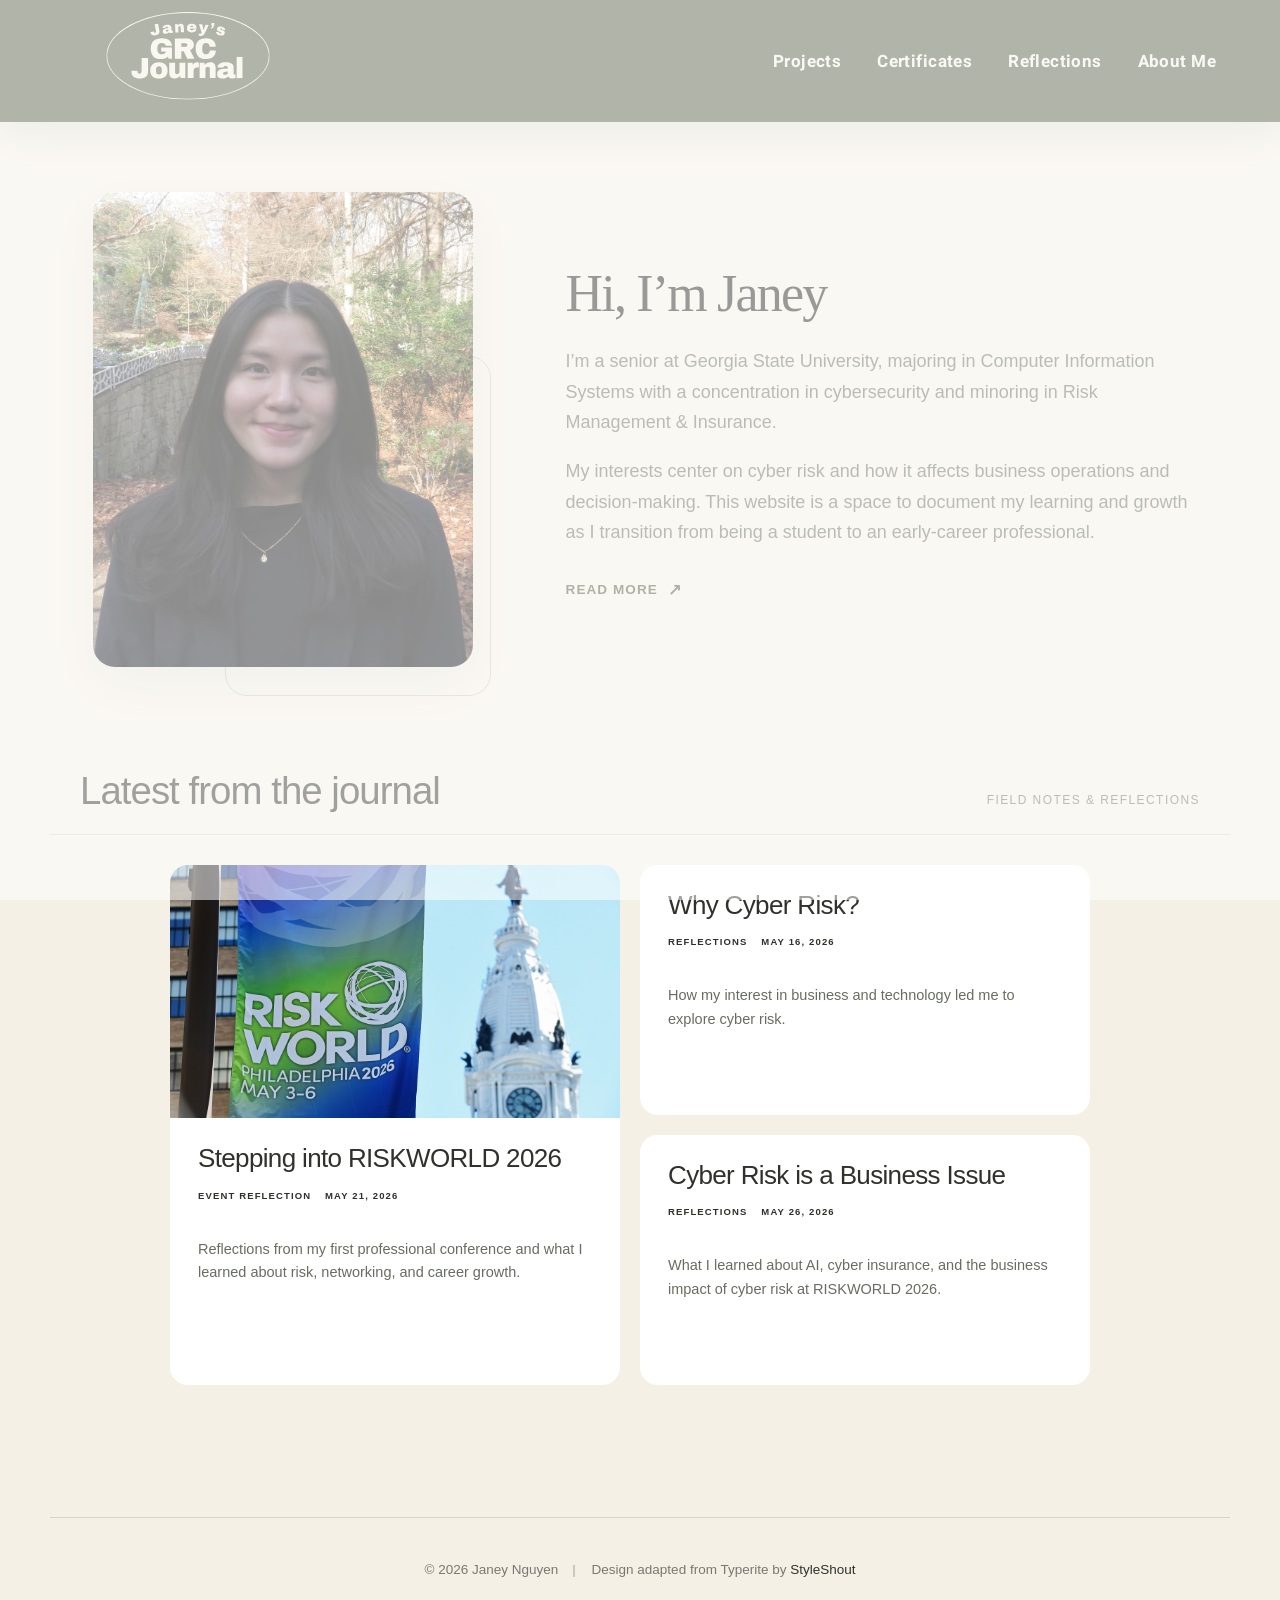
<file: index.html>
<!DOCTYPE html>
<html class="no-js" lang="en">
<head>

    <!--- basic page needs
    ================================================== -->
    <meta charset="utf-8">
    <title>Janey's GRC Journal</title>
    <meta name="description" content="Journal documenting my learning in cyber risk and professional development">
    <meta name="author" content="Janey Nguyen">

    <!-- mobile specific metas
    ================================================== -->
    <meta name="viewport" content="width=device-width, initial-scale=1">

    <!-- CSS
    ================================================== -->
    <link rel="stylesheet" href="css/base.css">
    <link rel="stylesheet" href="css/vendor.css">
    <link rel="stylesheet" href="css/main.css">
    <link rel="stylesheet" href="css/modern.css?v=20260621">

    <!-- script
    ================================================== -->
    <script src="js/modernizr.js"></script>

    <!-- favicons
    ================================================== -->
    <link rel="apple-touch-icon" sizes="180x180" href="apple-touch-icon.png">
    <link rel="icon" type="image/png" sizes="32x32" href="favicon-32x32.png">
    <link rel="icon" type="image/png" sizes="16x16" href="favicon-16x16.png">
    <link rel="manifest" href="site.webmanifest">
    
</head>

<body>

    <!-- preloader
    ================================================== -->
    <div id="preloader">
        <div id="loader" class="dots-fade">
            <div></div>
            <div></div>
            <div></div>
        </div>
    </div>

    <div id="top" class="s-wrap site-wrapper">

        <!-- site header
        ================================================== -->
        <header class="s-header">

            <div class="header__top">
                <div class="header__logo">
                    <a class="site-logo" href="index.html">
                        <img src="images/logo.svg" alt="Homepage">
                    </a>
                </div>
            </div> <!-- end header__top -->

            <nav class="header__nav-wrap">

                <ul class="header__nav">
                    <li><a href="projects.html">Projects</a></li>
                    <li><a href="certificates.html">Certificates</a></li>
                    <li><a href="reflections.html">Reflections</a></li>
                    <li><a href="about-me.html" title="">About Me</a></li>
                </ul> <!-- end header__nav -->

                <ul class="header__social">
                    <li class="ss-linkedin">
                        <a href="https://www.linkedin.com/in/janey-nguyen/">
                            <span class="screen-reader-text">LinkedIn</span>
                        </a>
                    </li>

                    <li class="ss-github">
                        <a href="https://github.com/janeynguyen">
                            <span class="screen-reader-text">GitHub</span>
                        </a>
                    </li>
                </ul>

            </nav> <!-- end header__nav-wrap -->

            <!-- menu toggle -->
            <a href="#0" class="header__menu-toggle">
                <span>Menu</span>
            </a>

        </header> <!-- end s-header -->


        <!-- search
        ================================================== -->
        <div class="s-search">

            <div class="search-block">
    
                <form role="search" method="get" class="search-form" action="#">
                    <label>
                        <span class="hide-content">Search for:</span>
                        <input type="search" class="search-field" placeholder="Type Keywords" value="" name="s" title="Search for:" autocomplete="off">
                    </label>
                    <input type="submit" class="search-submit" value="Search">
                </form>
    
                <a href="#0" title="Close Search" class="search-close">Close</a>
    
            </div>  <!-- end search-block -->

            <!-- search modal trigger -->
            <a href="#0" class="search-trigger">
                <svg xmlns="http://www.w3.org/2000/svg" width="24" height="24" viewBox="0 0 24 24" style="fill:rgba(0, 0, 0, 1);transform:;-ms-filter:"><path d="M10,18c1.846,0,3.543-0.635,4.897-1.688l4.396,4.396l1.414-1.414l-4.396-4.396C17.365,13.543,18,11.846,18,10 c0-4.411-3.589-8-8-8s-8,3.589-8,8S5.589,18,10,18z M10,4c3.309,0,6,2.691,6,6s-2.691,6-6,6s-6-2.691-6-6S6.691,4,10,4z"></path></svg>
                <span>Search</span>
            </a>
            <span class="search-line"></span>

        </div> <!-- end s-search -->


        <!-- site content
        ================================================== -->
        <div class="s-content">

            <section class="home-intro">
                <div class="home-intro__photo">
                    <img src="images/thumbs/about/about-1000.jpeg" alt="Janey Nguyen">
                </div>
                <div class="home-intro__copy">
                    <p class="home-intro__eyebrow">Hi, I’m Janey</p>
                    <p>
                        I’m a senior at Georgia State University, majoring in Computer Information Systems with a concentration in cybersecurity and minoring in Risk Management & Insurance.
                    </p>
                    <p>
                        My interests center on cyber risk and how it affects business operations and decision-making. This website is a space to document my learning and growth as I transition from being a student to an early-career professional.
                    </p>
                    <a class="text-link" href="about-me.html">Read more</a>
                </div>
            </section>

            <div class="section-heading">
                <h2>Latest from the journal</h2>
                <span>Field notes & reflections</span>
            </div>

            <div class="masonry-wrap home-posts">

                <div class="masonry home-masonry">

                    <div class="home-post-column">
                    <article class="masonry__brick entry format-standard animate-this">

                        <div class="entry__thumb">
                            <a href="stepping-into-riskworld.html" class="entry__thumb-link">
                                <img src="images/riskworld-banner.jpeg" alt="">
                            </a>
                        </div>

                        <div class="entry__text">
                            <div class="entry__header">
                                
                                <h2 class="entry__title"><a href="stepping-into-riskworld.html">Stepping into RISKWORLD 2026</a></h2>
                                <div class="entry__meta">
                                    <span class="entry__meta-cat">
                                        <a href="reflections.html">Event Reflection</a>
                                        </span>
                                    <span class="entry__meta-date">
                                        <a href="stepping-into-riskworld.html">May 21, 2026</a>
                                    </span>
                                </div>
                            </div>

                        <div class="entry__excerpt">
                            <p>
                            Reflections from my first professional conference and what I learned about risk, networking, and career growth.
                            </p>
                        </div>
                    </div>

                    </article> <!-- end article -->
                    </div>

                    <div class="home-post-column">
                    <article class="masonry__brick entry format-standard animate-this text-only-card">

                    <div class="entry__text">
                        <div class="entry__header">
                            <h2 class="entry__title">
                                <a href="why-cyber-risk.html">Why Cyber Risk?</a>
                            </h2>

                            <div class="entry__meta">
                                <span class="entry__meta-cat">
                                    <a href="reflections.html">Reflections</a>
                                </span>
                                <span class="entry__meta-date">
                                    <a href="why-cyber-risk.html">May 16, 2026</a>
                                </span>
                            </div>
                        </div>

                        <div class="entry__excerpt">
                            <p>
                            How my interest in business and technology led me to explore cyber risk.
                            </p>
                        </div>
                    </div>

                    </article>

                    <article class="masonry__brick entry format-standard animate-this text-only-card">

                    <div class="entry__text">
                        <div class="entry__header">
                            <h2 class="entry__title">
                                <a href="cyber-risk-is-a-business-issue.html">Cyber Risk is a Business Issue</a>
                            </h2>

                        <div class="entry__meta">
                            <span class="entry__meta-cat">
                                <a href="reflections.html">Reflections</a>
                            </span>
                            <span class="entry__meta-date">
                                <a href="cyber-risk-is-a-business-issue.html">May 26, 2026</a>
                            </span>
                        </div>
                    </div>

                    <div class="entry__excerpt">
                        <p>
                        What I learned about AI, cyber insurance, and the business impact of cyber risk at RISKWORLD 2026.
                        </p>
                    </div>
                </div>

                    </article>
                    </div>

                </div> <!-- end masonry -->

            </div> <!-- end masonry-wrap -->

            <div class="row">
                <div class="column large-full">
                    <nav class="pgn">
                        <ul>
                            <li><a class="pgn__prev" href="#0">Prev</a></li>
                            <li><span class="pgn__num current">1</span></li>
                            <li><a class="pgn__next" href="#0">Next</a></li>
                        </ul>
                    </nav>
                </div>
            </div>

        </div> <!-- end s-content -->


        <!-- footer
        ================================================== -->
        <footer class="s-footer">
            <div class="row">
                <div class="column large-full footer__content">
                    <div class="footer__copyright">
                        <span>© 2026 Janey Nguyen</span> 
                        <span>Design adapted from Typerite by <a href="https://www.styleshout.com/">StyleShout</a></span>
                    </div>
                </div>
            </div>

            <div class="go-top">
                <a class="smoothscroll" title="Back to Top" href="#top"></a>
            </div>
        </footer>

    </div> <!-- end s-wrap -->


    <!-- Java Script
    ================================================== -->
    <script src="js/jquery-3.2.1.min.js"></script>
    <script src="js/plugins.js"></script>
    <script src="js/main.js"></script>

</body>
</file>
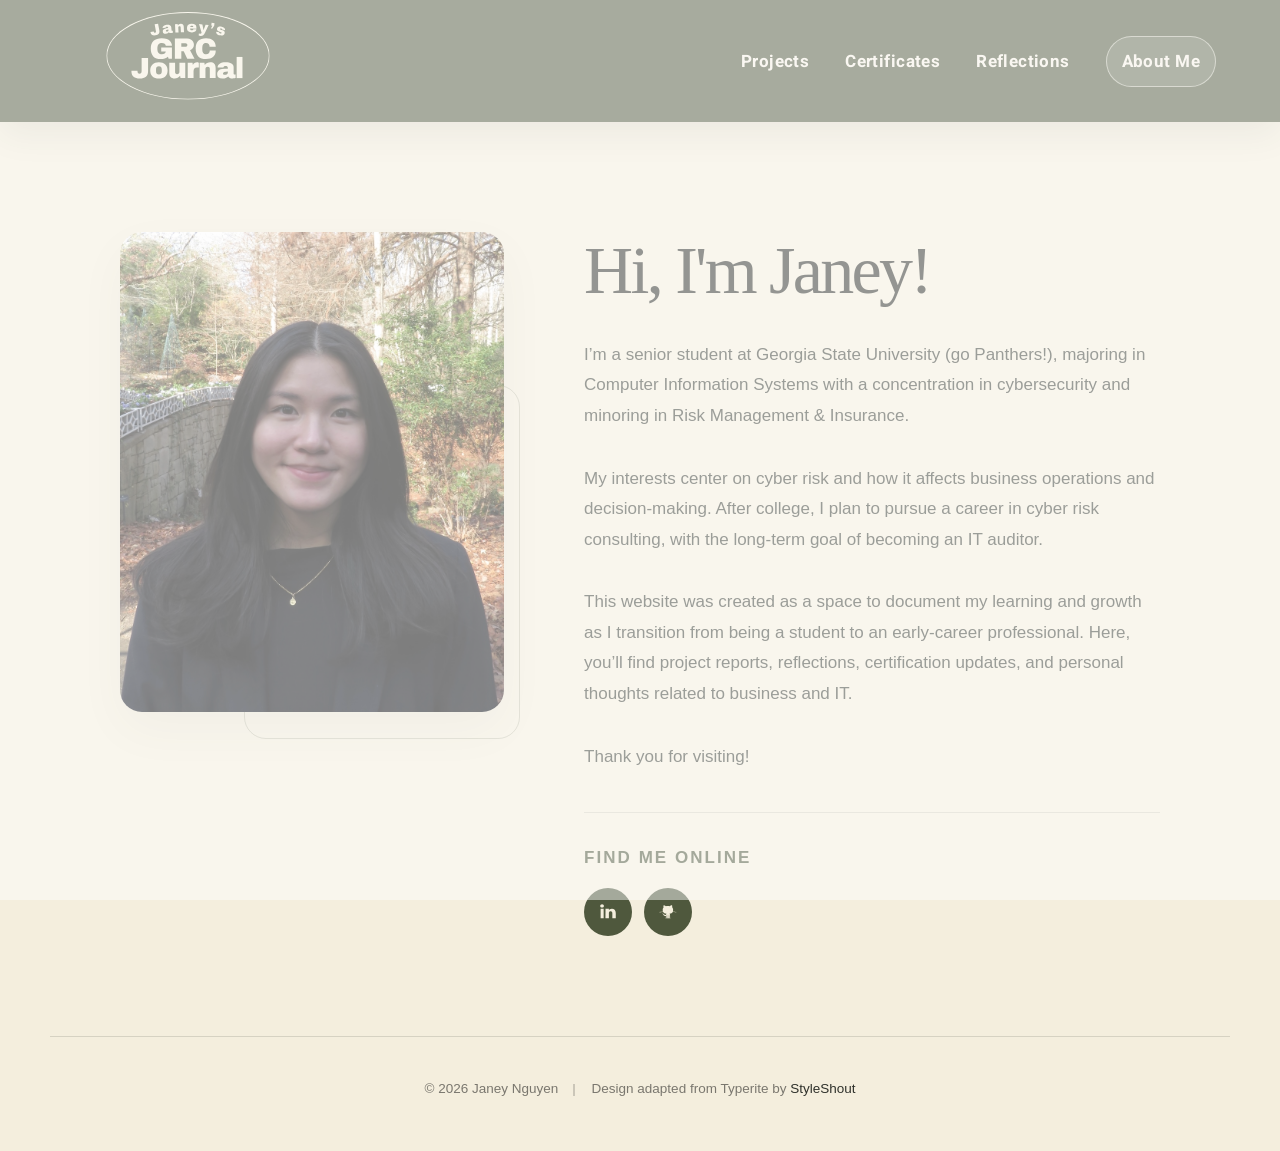
<file: about-me.html>
<!DOCTYPE html>
<html class="no-js" lang="en">
<head>

    <!--- basic page needs
    ================================================== -->
    <meta charset="utf-8">
    <title>About Me</title>
    <meta name="description" content="">
    <meta name="author" content="">

    <!-- mobile specific metas
    ================================================== -->
    <meta name="viewport" content="width=device-width, initial-scale=1">

    <!-- CSS
    ================================================== -->
    <link rel="stylesheet" href="css/base.css">
    <link rel="stylesheet" href="css/vendor.css">
    <link rel="stylesheet" href="css/main.css">
    <link rel="stylesheet" href="css/modern.css?v=20260621">

    <!-- script
    ================================================== -->
    <script src="js/modernizr.js"></script>

    <!-- favicons
    ================================================== -->
    <link rel="apple-touch-icon" sizes="180x180" href="apple-touch-icon.png">
    <link rel="icon" type="image/png" sizes="32x32" href="favicon-32x32.png">
    <link rel="icon" type="image/png" sizes="16x16" href="favicon-16x16.png">
    <link rel="manifest" href="site.webmanifest">

</head>

<body class="ss-bg-white">

    <!-- preloader
    ================================================== -->
    <div id="preloader">
        <div id="loader" class="dots-fade">
            <div></div>
            <div></div>
            <div></div>
        </div>
    </div>

    <div id="top" class="s-wrap site-wrapper">

        <!-- site header
        ================================================== -->
        <header class="s-header header">

            <div class="header__top">
                <div class="header__logo">
                    <a class="site-logo" href="index.html">
                        <img src="images/logo.svg" alt="Homepage">
                    </a>
                </div>
            </div>

            <nav class="header__nav-wrap">

                <ul class="header__nav">
                    <li><a href="projects.html">Projects</a></li>
                    <li><a href="certificates.html">Certificates</a></li>
                    <li><a href="reflections.html">Reflections</a></li>
                    <li class="current"><a href="about-me.html" title="">About Me</a></li>
                </ul> <!-- end header__nav -->

                <ul class="header__social">
                    <li class="ss-linkedin">
                        <a href="https://www.linkedin.com/in/janey-nguyen/">
                            <span class="screen-reader-text">LinkedIn</span>
                        </a>
                    </li>

                    <li class="ss-github">
                        <a href="https://github.com/janeynguyen">
                            <span class="screen-reader-text">GitHub</span>
                        </a>
                    </li>
                </ul>

            </nav> <!-- end header__nav-wrap -->

            <!-- menu toggle -->
            <a href="#0" class="header__menu-toggle">
                <span>Menu</span>
            </a>

        </header> <!-- end s-header -->


        <!-- search
        ================================================== -->
        <div class="s-search">

            <div class="search-block">
    
                <form role="search" method="get" class="search-form" action="#">
                    <label>
                        <span class="hide-content">Search for:</span>
                        <input type="search" class="search-field" placeholder="Type Keywords" value="" name="s" title="Search for:" autocomplete="off">
                    </label>
                    <input type="submit" class="search-submit" value="Search">
                </form>
    
                <a href="#0" title="Close Search" class="search-close">Close</a>
    
            </div>  <!-- end search-block -->

            <!-- search modal trigger -->
            <a href="#0" class="search-trigger">
                <svg xmlns="http://www.w3.org/2000/svg" width="24" height="24" viewBox="0 0 24 24" style="fill:rgba(0, 0, 0, 1);transform:;-ms-filter:"><path d="M10,18c1.846,0,3.543-0.635,4.897-1.688l4.396,4.396l1.414-1.414l-4.396-4.396C17.365,13.543,18,11.846,18,10 c0-4.411-3.589-8-8-8s-8,3.589-8,8S5.589,18,10,18z M10,4c3.309,0,6,2.691,6,6s-2.691,6-6,6s-6-2.691-6-6S6.691,4,10,4z"></path></svg>
                <span>Search</span>
            </a>
            <span class="search-line"></span>

        </div> <!-- end s-search -->


        <!-- site content
        ================================================== -->
        <div class="s-content content">
            <main class="row content__page about-page">

                <section class="column large-full entry format-standard">

                    <div class="about-page__layout">
                        <div class="about-page__photo">
                            <img src="images/thumbs/about/about-1000.jpeg" srcset="images/thumbs/about/about-2000.jpeg 2000w,
                                      images/thumbs/about/about-1000.jpeg 1000w,
                                      images/thumbs/about/about-500.jpeg 500w" sizes="(max-width: 760px) 100vw, 42vw" alt="Janey Nguyen">
                        </div>

                        <div class="about-page__copy">
                            <div class="content__page-header">
                                <h1 class="display-1">
                                Hi, I'm Janey!
                                </h1>
                            </div> <!-- end content__page-header -->

                            <p>
                            I’m a senior student at Georgia State University (go Panthers!), majoring in Computer Information Systems
                            with a concentration in cybersecurity and minoring in Risk Management & Insurance.
                            </p>

                            <p>
                            My interests center on cyber risk and how it affects business operations and decision-making. After college,
                            I plan to pursue a career in cyber risk consulting, with the long-term goal of becoming an IT auditor.
                            </p>

                            <p>
                            This website was created as a space to document my learning and growth as I transition from being a student
                            to an early-career professional. Here, you’ll find project reports, reflections, certification
                            updates, and personal thoughts related to business and IT.
                            </p>

                            <p>
                            Thank you for visiting!
                            </p>

                            <div class="about-page-socials" aria-label="Find me online">
                                <p>Find me online</p>
                                <div>
                                    <a href="https://www.linkedin.com/in/janey-nguyen/" target="_blank" rel="noopener noreferrer" aria-label="LinkedIn">
                                        <img src="images/icons/social/icon-linkedin.svg" alt="">
                                    </a>
                                    <a href="https://github.com/janeynguyen" target="_blank" rel="noopener noreferrer" aria-label="GitHub">
                                        <img src="images/icons/social/icon-github.svg" alt="">
                                    </a>
                                </div>
                            </div>
                        </div>
                    </div>

                </section>

            </main>

        </div> <!-- end s-content -->


        <!-- footer
        ================================================== -->
        <footer class="s-footer footer">
            <div class="row">
                <div class="column large-full footer__content">
                    <div class="footer__copyright">
                        <span>© 2026 Janey Nguyen</span> 
                        <span>Design adapted from Typerite by <a href="https://www.styleshout.com/">StyleShout</a></span>
                    </div>
                </div>
            </div>

            <div class="go-top">
                <a class="smoothscroll" title="Back to Top" href="#top"></a>
            </div>
        </footer>

    </div> <!-- end s-wrap -->


    <!-- Java Script
    ================================================== -->
    <script src="js/jquery-3.2.1.min.js"></script>
    <script src="js/plugins.js"></script>
    <script src="js/main.js"></script>

</body>
</file>
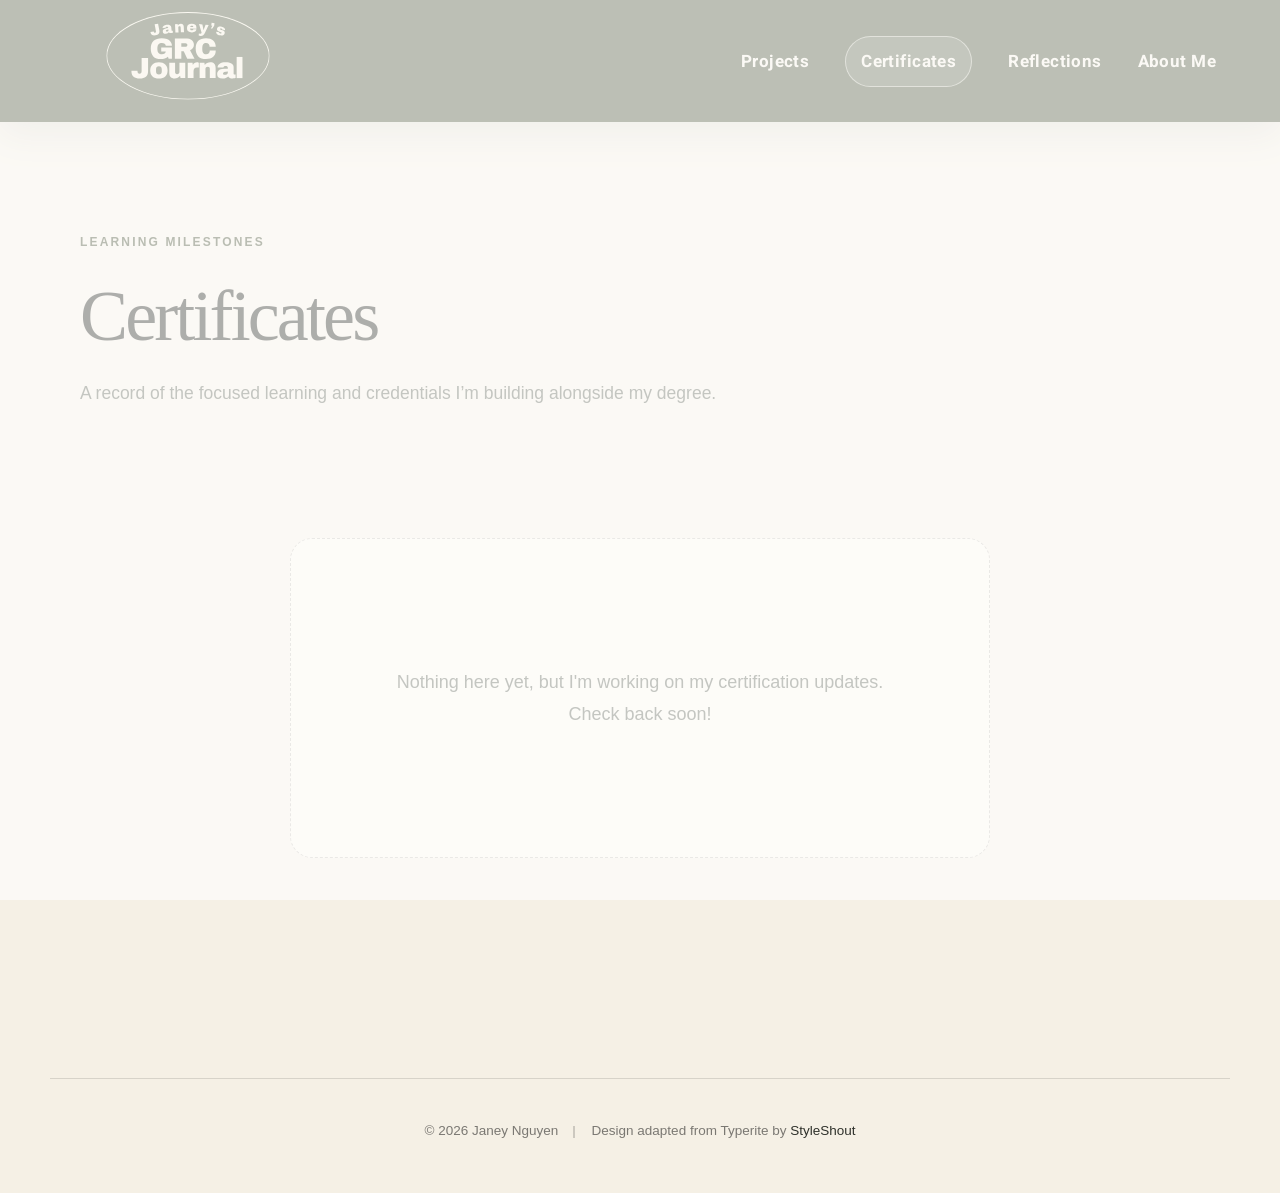
<file: certificates.html>
<!DOCTYPE html>
<html class="no-js" lang="en">
<head>

    <!--- basic page needs
    ================================================== -->
    <meta charset="utf-8">
    <title>Certificates</title>
    <meta name="description" content="">
    <meta name="author" content="">

    <!-- mobile specific metas
    ================================================== -->
    <meta name="viewport" content="width=device-width, initial-scale=1">

    <!-- CSS
    ================================================== -->
    <link rel="stylesheet" href="css/base.css">
    <link rel="stylesheet" href="css/vendor.css">
    <link rel="stylesheet" href="css/main.css">
    <link rel="stylesheet" href="css/modern.css?v=20260621">

    <!-- script
    ================================================== -->
    <script src="js/modernizr.js"></script>

    <!-- favicons
    ================================================== -->
    <link rel="apple-touch-icon" sizes="180x180" href="apple-touch-icon.png">
    <link rel="icon" type="image/png" sizes="32x32" href="favicon-32x32.png">
    <link rel="icon" type="image/png" sizes="16x16" href="favicon-16x16.png">
    <link rel="manifest" href="site.webmanifest">
    
</head>

<body>

    <!-- preloader
    ================================================== -->
    <div id="preloader">
        <div id="loader" class="dots-fade">
            <div></div>
            <div></div>
            <div></div>
        </div>
    </div>

    <div id="top" class="s-wrap site-wrapper">

        <!-- site header
        ================================================== -->
        <header class="s-header">

            <div class="header__top">
                <div class="header__logo">
                    <a class="site-logo" href="index.html">
                        <img src="images/logo.svg" alt="Homepage">
                    </a>
                </div>
            </div> <!-- end header__top -->

            <nav class="header__nav-wrap">

                <ul class="header__nav">
                    <li><a href="projects.html">Projects</a></li>
                    <li class="current"><a href="certificates.html">Certificates</a></li>
                    <li><a href="reflections.html">Reflections</a></li>
                    <li><a href="about-me.html" title="">About Me</a></li>
                </ul> <!-- end header__nav -->

                <ul class="header__social">
                    <li class="ss-linkedin">
                        <a href="https://www.linkedin.com/in/janey-nguyen/">
                            <span class="screen-reader-text">LinkedIn</span>
                        </a>
                    </li>

                    <li class="ss-github">
                        <a href="https://github.com/janeynguyen">
                            <span class="screen-reader-text">GitHub</span>
                        </a>
                    </li>
                </ul>

            </nav> <!-- end header__nav-wrap -->

            <!-- menu toggle -->
            <a href="#0" class="header__menu-toggle">
                <span>Menu</span>
            </a>

        </header> <!-- end s-header -->


        <!-- search
        ================================================== -->
        <div class="s-search">

            <div class="search-block">
    
                <form role="search" method="get" class="search-form" action="#">
                    <label>
                        <span class="hide-content">Search for:</span>
                        <input type="search" class="search-field" placeholder="Type Keywords" value="" name="s" title="Search for:" autocomplete="off">
                    </label>
                    <input type="submit" class="search-submit" value="Search">
                </form>
    
                <a href="#0" title="Close Search" class="search-close">Close</a>
    
            </div>  <!-- end search-block -->

            <!-- search modal trigger -->
            <a href="#0" class="search-trigger">
                <svg xmlns="http://www.w3.org/2000/svg" width="24" height="24" viewBox="0 0 24 24" style="fill:rgba(0, 0, 0, 1);transform:;-ms-filter:"><path d="M10,18c1.846,0,3.543-0.635,4.897-1.688l4.396,4.396l1.414-1.414l-4.396-4.396C17.365,13.543,18,11.846,18,10 c0-4.411-3.589-8-8-8s-8,3.589-8,8S5.589,18,10,18z M10,4c3.309,0,6,2.691,6,6s-2.691,6-6,6s-6-2.691-6-6S6.691,4,10,4z"></path></svg>
                <span>Search</span>
            </a>
            <span class="search-line"></span>

        </div> <!-- end s-search -->


        <!-- site content
        ================================================== -->
        <div class="s-content">

            <section class="listing-intro">
                <p class="listing-intro__eyebrow">Learning milestones</p>
                <h1>Certificates</h1>
                <p>A record of the focused learning and credentials I’m building alongside my degree.</p>
            </section>

            <div class="masonry-wrap">

                <div class="empty-page-message">
                    <p>Nothing here yet, but I'm working on my certification updates. Check back soon!</p>
                </div>

            </div> <!-- end masonry-wrap -->

            <div class="row">
                <div class="column large-full">
                    <nav class="pgn">
                        <ul>
                            <li><a class="pgn__prev" href="#0">Prev</a></li>
                            <li><span class="pgn__num current">1</span></li>
                            <li><a class="pgn__next" href="#0">Next</a></li>
                        </ul>
                    </nav>
                </div>
            </div>

        </div> <!-- end s-content -->


        <!-- footer
        ================================================== -->
        <footer class="s-footer">
            <div class="row">
                <div class="column large-full footer__content">
                    <div class="footer__copyright">
                        <span>© 2026 Janey Nguyen</span> 
                        <span>Design adapted from Typerite by <a href="https://www.styleshout.com/">StyleShout</a></span>
                    </div>
                </div>
            </div>

            <div class="go-top">
                <a class="smoothscroll" title="Back to Top" href="#top"></a>
            </div>
        </footer>

    </div> <!-- end s-wrap -->


    <!-- Java Script
    ================================================== -->
    <script src="js/jquery-3.2.1.min.js"></script>
    <script src="js/plugins.js"></script>
    <script src="js/main.js"></script>

</body>
</file>
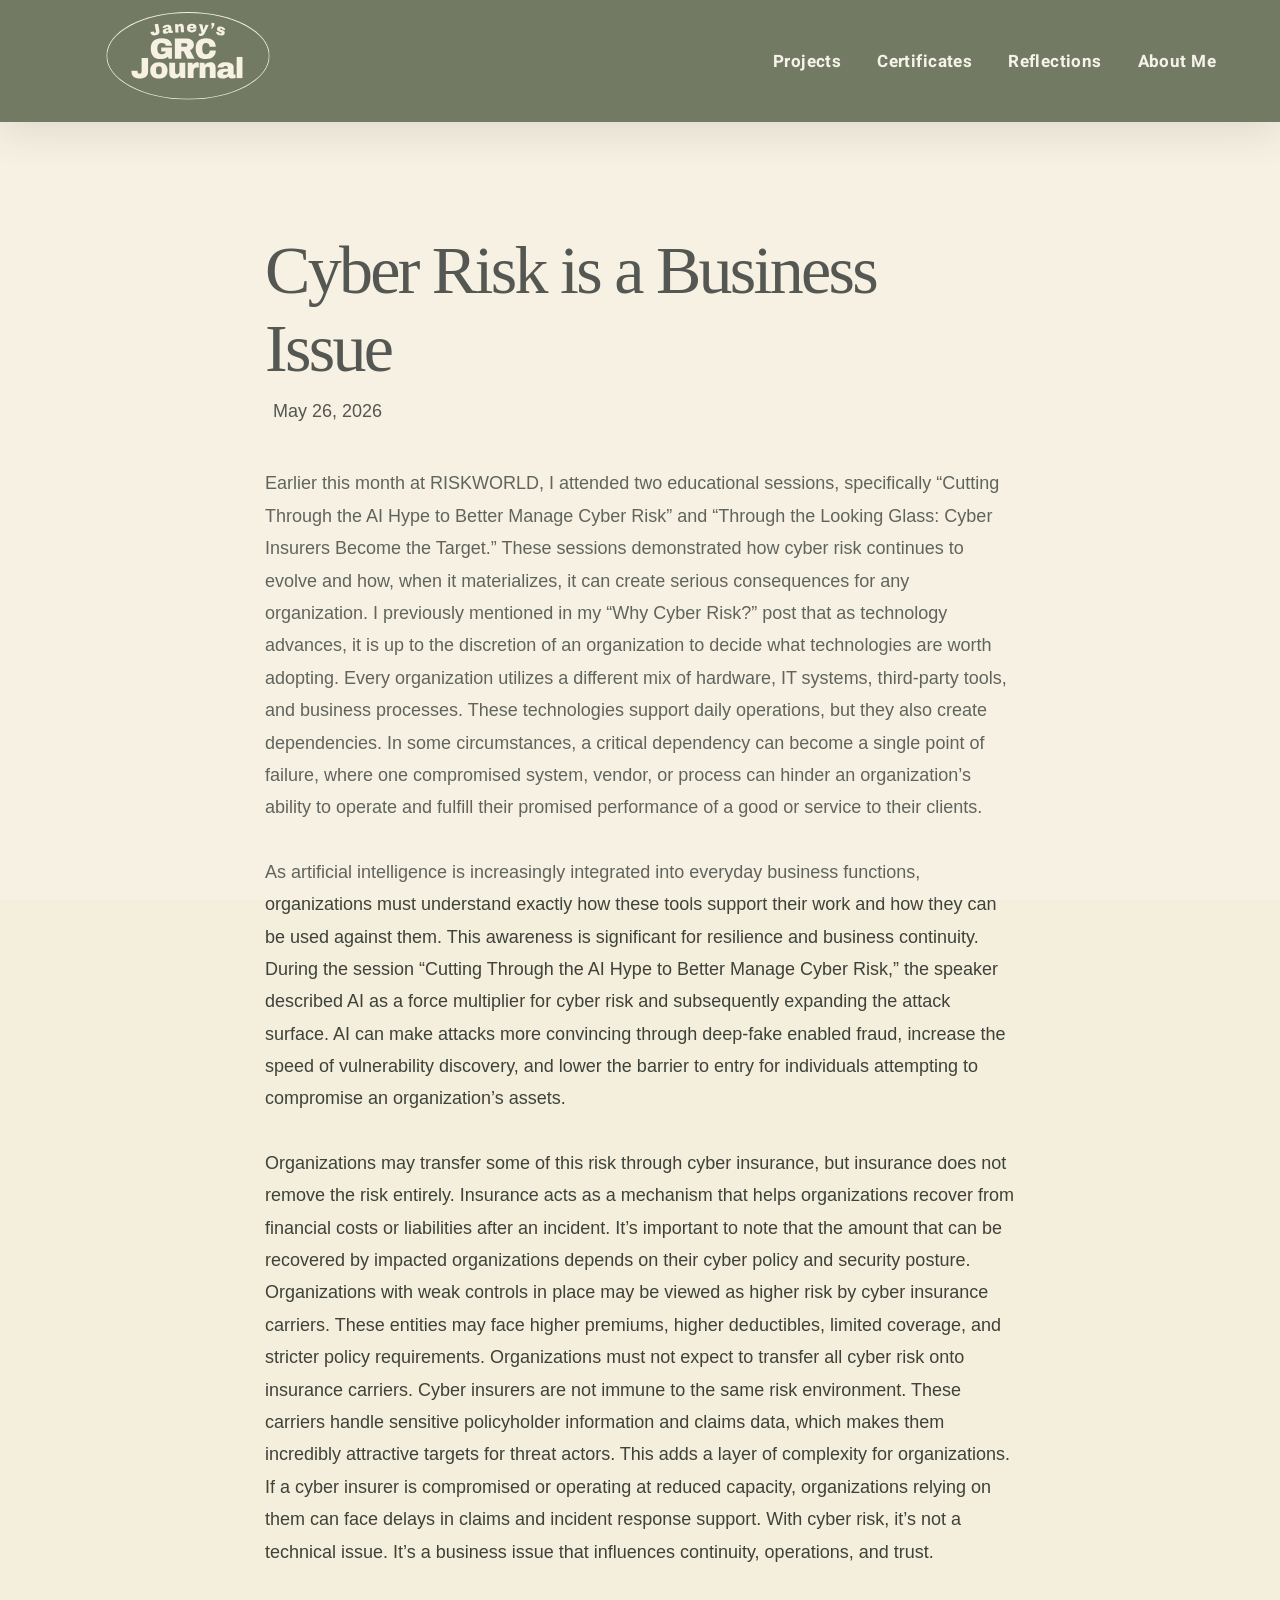
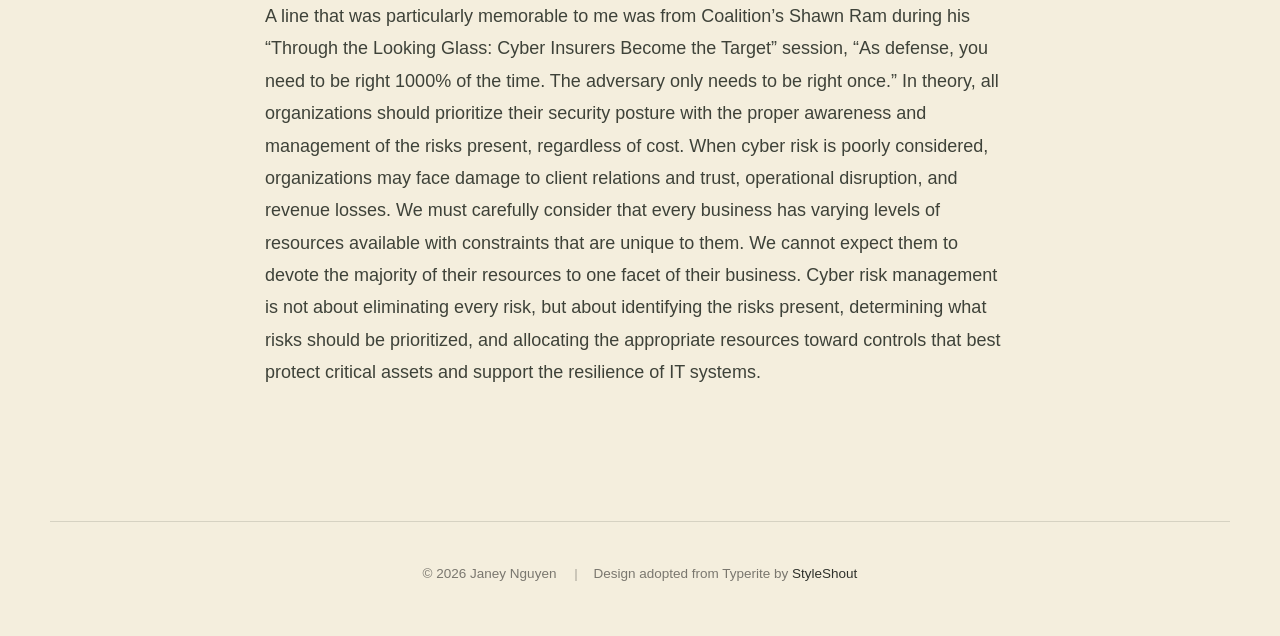
<file: cyber-risk-is-a-business-issue.html>
<!DOCTYPE html>
<html class="no-js" lang="en">
<head>

    <!--- basic page needs
    ================================================== -->
    <meta charset="utf-8">
    <title>Cyber Risk is a Business Issue</title>
    <meta name="description" content="Journal documenting my learning in cyber risk and professional development">
    <meta name="author" content="Janey Nguyen">

    <!-- mobile specific metas
    ================================================== -->
    <meta name="viewport" content="width=device-width, initial-scale=1">

    <!-- CSS
    ================================================== -->
    <link rel="stylesheet" href="css/base.css">
    <link rel="stylesheet" href="css/vendor.css">
    <link rel="stylesheet" href="css/main.css">
    <link rel="stylesheet" href="css/modern.css?v=20260621">

    <!-- script
    ================================================== -->
    <script src="js/modernizr.js"></script>

    <!-- favicons
    ================================================== -->
    <link rel="apple-touch-icon" sizes="180x180" href="apple-touch-icon.png">
    <link rel="icon" type="image/png" sizes="32x32" href="favicon-32x32.png">
    <link rel="icon" type="image/png" sizes="16x16" href="favicon-16x16.png">
    <link rel="manifest" href="site.webmanifest">

</head>

<body class="ss-bg-white">

    <!-- preloader
    ================================================== -->
    <div id="preloader">
        <div id="loader" class="dots-fade">
            <div></div>
            <div></div>
            <div></div>
        </div>
    </div>

    <div id="top" class="s-wrap site-wrapper">

        <!-- site header
        ================================================== -->
        <header class="s-header header">

            <div class="header__top">
                <div class="header__logo">
                    <a class="site-logo" href="index.html">
                        <img src="images/logo.svg" alt="Homepage">
                    </a>
                </div>
            </div> <!-- end header__top -->

            <nav class="header__nav-wrap">

                <ul class="header__nav">
                    <li><a href="projects.html">Projects</a></li>
                    <li><a href="certificates.html">Certificates</a></li>
                    <li><a href="reflections.html">Reflections</a></li>
                    <li><a href="about-me.html" title="">About Me</a></li>
                </ul> <!-- end header__nav -->

                <ul class="header__social">
                    <li class="ss-linkedin">
                        <a href="https://www.linkedin.com/in/janey-nguyen/">
                            <span class="screen-reader-text">LinkedIn</span>
                        </a>
                    </li>

                    <li class="ss-github">
                        <a href="https://github.com/janeynguyen">
                            <span class="screen-reader-text">GitHub</span>
                        </a>
                    </li>
                </ul>

            </nav> <!-- end header__nav-wrap -->

            <!-- menu toggle -->
            <a href="#0" class="header__menu-toggle">
                <span>Menu</span>
            </a>

        </header> <!-- end s-header -->


        <!-- search
        ================================================== -->
        <div class="s-search">

            <div class="search-block">
    
                <form role="search" method="get" class="search-form" action="#">
                    <label>
                        <span class="hide-content">Search for:</span>
                        <input type="search" class="search-field" placeholder="Type Keywords" value="" name="s" title="Search for:" autocomplete="off">
                    </label>
                    <input type="submit" class="search-submit" value="Search">
                </form>
    
                <a href="#0" title="Close Search" class="search-close">Close</a>
    
            </div>  <!-- end search-block -->

            <!-- search modal trigger -->
            <a href="#0" class="search-trigger">
                <svg xmlns="http://www.w3.org/2000/svg" width="24" height="24" viewBox="0 0 24 24" style="fill:rgba(0, 0, 0, 1);transform:;-ms-filter:"><path d="M10,18c1.846,0,3.543-0.635,4.897-1.688l4.396,4.396l1.414-1.414l-4.396-4.396C17.365,13.543,18,11.846,18,10 c0-4.411-3.589-8-8-8s-8,3.589-8,8S5.589,18,10,18z M10,4c3.309,0,6,2.691,6,6s-2.691,6-6,6s-6-2.691-6-6S6.691,4,10,4z"></path></svg>
                <span>Search</span>
            </a>
            <span class="search-line"></span>

        </div> <!-- end s-search -->


        <!-- site content
        ================================================== -->
        <div class="s-content content">
            <main class="row content__page">
                
                <article class="column large-full entry format-standard">

                    <div class="content__page-header entry__header">
                        <h1 class="display-1 entry__title">
                        Cyber Risk is a Business Issue
                        </h1>
                        <ul class="entry__header-meta">
                            <li class="date">May 26, 2026</li>
                        </ul>
                    </div> <!-- end entry__header -->

                    <div class="entry__content">

                        <p>
                        Earlier this month at RISKWORLD, I attended two educational sessions, specifically “Cutting Through the AI Hype to Better 
                        Manage Cyber Risk” and “Through the Looking Glass: Cyber Insurers Become the Target.” These sessions demonstrated how cyber risk 
                        continues to evolve and how, when it materializes, it can create serious consequences for any organization. I previously mentioned 
                        in my “Why Cyber Risk?” post that as technology advances, it is up to the discretion of an organization to decide what technologies 
                        are worth adopting. Every organization utilizes a different mix of hardware, IT systems, third-party tools, and business processes. 
                        These technologies support daily operations, but they also create dependencies. In some circumstances, a critical dependency can 
                        become a single point of failure, where one compromised system, vendor, or process can hinder an organization’s ability to operate 
                        and fulfill their promised performance of a good or service to their clients.
                        </p>

                        <p>
                        As artificial intelligence is increasingly integrated into everyday business functions, organizations must understand exactly how 
                        these tools support their work and how they can be used against them. This awareness is significant for resilience and business continuity. 
                        During the session “Cutting Through the AI Hype to Better Manage Cyber Risk,” the speaker described AI as a force multiplier for cyber risk 
                        and subsequently expanding the attack surface. AI can make attacks more convincing through deep-fake enabled fraud, increase the speed of 
                        vulnerability discovery, and lower the barrier to entry for individuals attempting to compromise an organization’s assets. 
                        </p>

                        <p>
                        Organizations may transfer some of this risk through cyber insurance, but insurance does not remove the risk entirely. Insurance acts as a 
                        mechanism that helps organizations recover from financial costs or liabilities after an incident. It’s important to note that the amount 
                        that can be recovered by impacted organizations depends on their cyber policy and security posture. Organizations with weak controls in 
                        place may be viewed as higher risk by cyber insurance carriers. These entities may face higher premiums, higher deductibles, limited coverage, 
                        and stricter policy requirements. Organizations must not expect to transfer all cyber risk onto insurance carriers. Cyber insurers are not 
                        immune to the same risk environment. These carriers handle sensitive policyholder information and claims data, which makes them incredibly 
                        attractive targets for threat actors. This adds a layer of complexity for organizations. If a cyber insurer is compromised or operating at 
                        reduced capacity, organizations relying on them can face delays in claims and incident response support. With cyber risk, it’s not a technical 
                        issue. It’s a business issue that influences continuity, operations, and trust.
                        </p>

                        <p>
                        A line that was particularly memorable to me was from Coalition’s Shawn Ram during his “Through the Looking Glass: Cyber Insurers Become the 
                        Target” session, “As defense, you need to be right 1000% of the time. The adversary only needs to be right once.” In theory, all organizations 
                        should prioritize their security posture with the proper awareness and management of the risks present, regardless of cost. When cyber risk is 
                        poorly considered, organizations may face damage to client relations and trust, operational disruption, and revenue losses. We must carefully 
                        consider that every business has varying levels of resources available with constraints that are unique to them. We cannot expect them to devote 
                        the majority of their resources to one facet of their business. Cyber risk management is not about eliminating every risk, but about identifying 
                        the risks present, determining what risks should be prioritized, and allocating the appropriate resources toward controls that best protect critical 
                        assets and support the resilience of IT systems. 
                        </p>

                        <p class="entry__tags">
                            <span>Post Tags</span>
        
                            <span class="entry__tag-list">
                                <a href="reflections.html">Reflections</a>
                            </span>
                        </p>
                    </div> <!-- end entry content -->

                </article> <!-- end column large-full entry -->
            </main> <!-- end content__page -->
        </div> <!-- end s-content -->


        <!-- footer
        ================================================== -->
        <footer class="s-footer footer">
            <div class="row align-center">
                <div class="column large-full footer__content">
                    <div class="footer__copyright">
                        <span>© 2026 Janey Nguyen </span> 
                        <span>Design adopted from Typerite by <a href="https://www.styleshout.com/">StyleShout</a></span>
                    </div>
                </div>
            </div>

            <div class="go-top">
                <a class="smoothscroll" title="Back to Top" href="#top"></a>
            </div>
        </footer>

    </div> <!-- end s-wrap -->


    <!-- Java Script
    ================================================== -->
    <script src="js/jquery-3.2.1.min.js"></script>
    <script src="js/plugins.js"></script>
    <script src="js/main.js"></script>

</body>
</file>
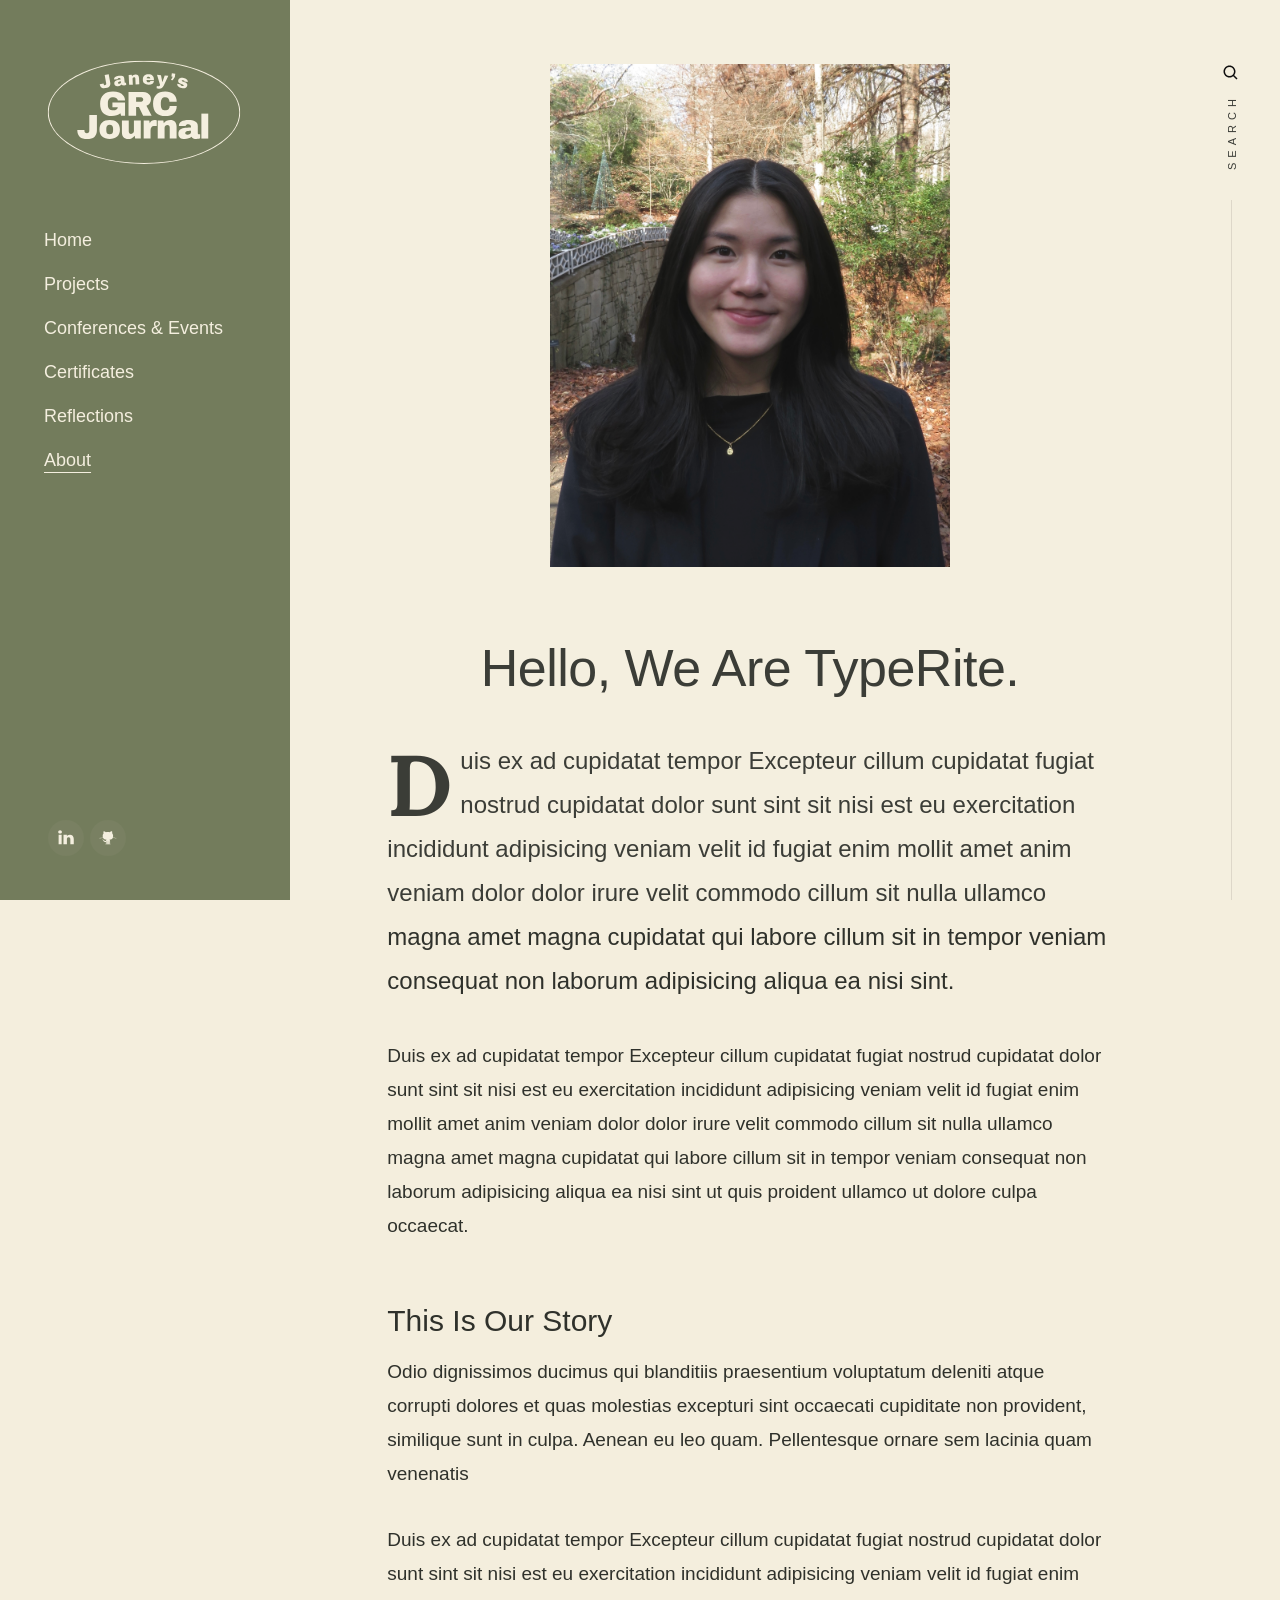
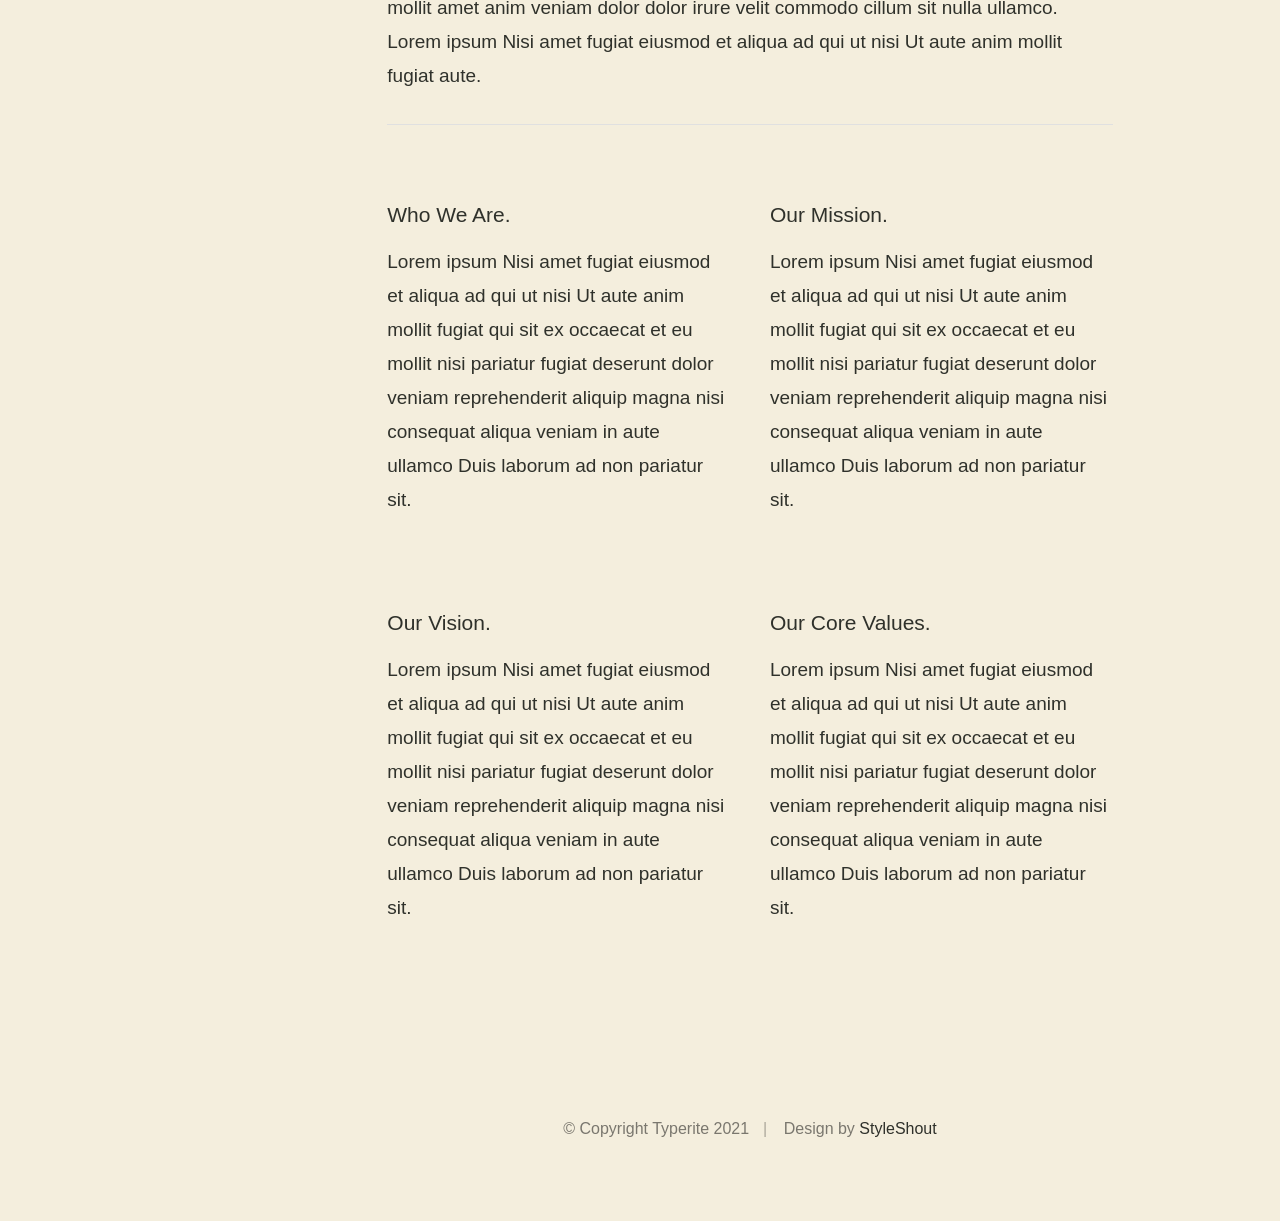
<file: page-about.html>
<!DOCTYPE html>
<html class="no-js" lang="en">
<head>

    <!--- basic page needs
    ================================================== -->
    <meta charset="utf-8">
    <title>About Me</title>
    <meta name="description" content="">
    <meta name="author" content="">

    <!-- mobile specific metas
    ================================================== -->
    <meta name="viewport" content="width=device-width, initial-scale=1">

    <!-- CSS
    ================================================== -->
    <link rel="stylesheet" href="css/base.css">
    <link rel="stylesheet" href="css/vendor.css">
    <link rel="stylesheet" href="css/main.css">

    <!-- script
    ================================================== -->
    <script src="js/modernizr.js"></script>

    <!-- favicons
    ================================================== -->
    <link rel="apple-touch-icon" sizes="180x180" href="apple-touch-icon.png">
    <link rel="icon" type="image/png" sizes="32x32" href="favicon-32x32.png">
    <link rel="icon" type="image/png" sizes="16x16" href="favicon-16x16.png">
    <link rel="manifest" href="site.webmanifest">

</head>

<body class="ss-bg-white">

    <!-- preloader
    ================================================== -->
    <div id="preloader">
        <div id="loader" class="dots-fade">
            <div></div>
            <div></div>
            <div></div>
        </div>
    </div>

    <div id="top" class="s-wrap site-wrapper">

        <!-- site header
        ================================================== -->
        <header class="s-header header">

            <div class="header__top">
                <div class="header__logo">
                    <a class="site-logo" href="index.html">
                        <img src="images/logo.svg" alt="Homepage">
                    </a>
                </div>
            </div>

            <nav class="header__nav-wrap">

                <ul class="header__nav">
                    <li><a href="index.html" title="">Home</a></li>
                    <li><a href="projects.html">Projects</a></li>
                    <li><a href="conferences.html">Conferences & Events</a></li>
                    <li><a href="certificates.html">Certificates</a></li>
                    <li><a href="reflections.html">Reflections</a></li>
                    <li class="current"><a href="page-about.html" title="">About</a></li>
                </ul> <!-- end header__nav -->

                <ul class="header__social">
                    <li class="ss-linkedin">
                        <a href="https://www.linkedin.com/in/janey-nguyen/">
                            <span class="screen-reader-text">LinkedIn</span>
                        </a>
                    </li>

                    <li class="ss-github">
                        <a href="https://github.com/janeynguyen">
                            <span class="screen-reader-text">GitHub</span>
                        </a>
                    </li>
                </ul>

            </nav> <!-- end header__nav-wrap -->

            <!-- menu toggle -->
            <a href="#0" class="header__menu-toggle">
                <span>Menu</span>
            </a>

        </header> <!-- end s-header -->


        <!-- search
        ================================================== -->
        <div class="s-search">

            <div class="search-block">
    
                <form role="search" method="get" class="search-form" action="#">
                    <label>
                        <span class="hide-content">Search for:</span>
                        <input type="search" class="search-field" placeholder="Type Keywords" value="" name="s" title="Search for:" autocomplete="off">
                    </label>
                    <input type="submit" class="search-submit" value="Search">
                </form>
    
                <a href="#0" title="Close Search" class="search-close">Close</a>
    
            </div>  <!-- end search-block -->

            <!-- search modal trigger -->
            <a href="#0" class="search-trigger">
                <svg xmlns="http://www.w3.org/2000/svg" width="24" height="24" viewBox="0 0 24 24" style="fill:rgba(0, 0, 0, 1);transform:;-ms-filter:"><path d="M10,18c1.846,0,3.543-0.635,4.897-1.688l4.396,4.396l1.414-1.414l-4.396-4.396C17.365,13.543,18,11.846,18,10 c0-4.411-3.589-8-8-8s-8,3.589-8,8S5.589,18,10,18z M10,4c3.309,0,6,2.691,6,6s-2.691,6-6,6s-6-2.691-6-6S6.691,4,10,4z"></path></svg>
                <span>Search</span>
            </a>
            <span class="search-line"></span>

        </div> <!-- end s-search -->


        <!-- site content
        ================================================== -->
        <div class="s-content content">
            <main class="row content__page">
                
                <section class="column large-full entry format-standard">

                    <div class="media-wrap">
                        <div>
                            <img src="images/thumbs/about/about-1000.jpeg" srcset="images/thumbs/about/about-2000.jpeg 2000w, 
                                      images/thumbs/about/about-1000.jpeg 1000w, 
                                      images/thumbs/about/about-500.jpeg 500w" sizes="(max-width: 2000px) 100vw, 2000px" alt="">
                        </div>
                    </div>

                    <div class="content__page-header">
                        <h1 class="display-1">
                        Hello, We Are TypeRite.
                        </h1>
                    </div> <!-- end content__page-header -->

                    <p class="lead drop-cap">
                    Duis ex ad cupidatat tempor Excepteur cillum cupidatat 
                    fugiat nostrud cupidatat dolor sunt sint sit nisi est eu exercitation 
                    incididunt adipisicing veniam velit id fugiat enim mollit amet anim veniam dolor 
                    dolor irure velit commodo cillum sit nulla ullamco magna amet magna cupidatat qui 
                    labore cillum sit in tempor veniam consequat non laborum adipisicing aliqua 
                    ea nisi sint.
                    </p>

                    <p>
                    Duis ex ad cupidatat tempor Excepteur cillum cupidatat fugiat nostrud cupidatat 
                    dolor sunt sint sit nisi est eu exercitation incididunt adipisicing veniam velit 
                    id fugiat enim mollit amet anim veniam dolor dolor irure velit commodo cillum sit 
                    nulla ullamco magna amet magna cupidatat qui labore cillum sit in tempor veniam 
                    consequat non laborum adipisicing aliqua ea nisi sint ut quis proident ullamco ut 
                    dolore culpa occaecat.
                    </p>

                    <h2>This Is Our Story</h2>

                    <p>
                    Odio dignissimos ducimus qui blanditiis praesentium voluptatum deleniti atque corrupti 
                    dolores et quas molestias excepturi sint occaecati cupiditate non provident, similique 
                    sunt in culpa. Aenean eu leo quam. Pellentesque ornare sem lacinia quam venenatis 
                    
                    <p>
                    Duis ex ad cupidatat tempor Excepteur cillum cupidatat fugiat nostrud cupidatat dolor 
                    sunt sint sit nisi est eu exercitation incididunt adipisicing veniam velit id fugiat enim 
                    mollit amet anim veniam dolor dolor irure velit commodo cillum sit nulla ullamco. Lorem 
                    ipsum Nisi amet fugiat eiusmod et aliqua ad qui ut nisi Ut aute anim mollit fugiat aute.
                    </p>

                    <hr>

                    <div class="row block-large-1-2 block-tab-full">
                        <div class="column">
                            <h4>Who We Are.</h4>
                            <p>Lorem ipsum Nisi amet fugiat eiusmod et aliqua ad qui ut nisi Ut aute anim mollit fugiat qui sit ex occaecat et eu mollit nisi pariatur fugiat deserunt dolor veniam reprehenderit aliquip magna nisi consequat aliqua veniam in aute ullamco Duis laborum ad non pariatur sit.</p>
                        </div>

                        <div class="column">
                            <h4>Our Mission.</h4>
                            <p>Lorem ipsum Nisi amet fugiat eiusmod et aliqua ad qui ut nisi Ut aute anim mollit fugiat qui sit ex occaecat et eu mollit nisi pariatur fugiat deserunt dolor veniam reprehenderit aliquip magna nisi consequat aliqua veniam in aute ullamco Duis laborum ad non pariatur sit.</p>
                        </div>

                        <div class="column">
                            <h4>Our Vision.</h4>
                            <p>Lorem ipsum Nisi amet fugiat eiusmod et aliqua ad qui ut nisi Ut aute anim mollit fugiat qui sit ex occaecat et eu mollit nisi pariatur fugiat deserunt dolor veniam reprehenderit aliquip magna nisi consequat aliqua veniam in aute ullamco Duis laborum ad non pariatur sit.</p>
                        </div>

                        <div class="column">
                            <h4>Our Core Values.</h4>
                            <p>Lorem ipsum Nisi amet fugiat eiusmod et aliqua ad qui ut nisi Ut aute anim mollit fugiat qui sit ex occaecat et eu mollit nisi pariatur fugiat deserunt dolor veniam reprehenderit aliquip magna nisi consequat aliqua veniam in aute ullamco Duis laborum ad non pariatur sit.</p>
                        </div>

                    </div>

                </section>

            </main>

        </div> <!-- end s-content -->


        <!-- footer
        ================================================== -->
        <footer class="s-footer footer">
            <div class="row">
                <div class="column large-full footer__content">
                    <div class="footer__copyright">
                        <span>© Copyright Typerite 2021</span> 
                        <span>Design by <a href="https://www.styleshout.com/">StyleShout</a></span>
                    </div>
                </div>
            </div>

            <div class="go-top">
                <a class="smoothscroll" title="Back to Top" href="#top"></a>
            </div>
        </footer>

    </div> <!-- end s-wrap -->


    <!-- Java Script
    ================================================== -->
    <script src="js/jquery-3.2.1.min.js"></script>
    <script src="js/plugins.js"></script>
    <script src="js/main.js"></script>

</body>
</file>
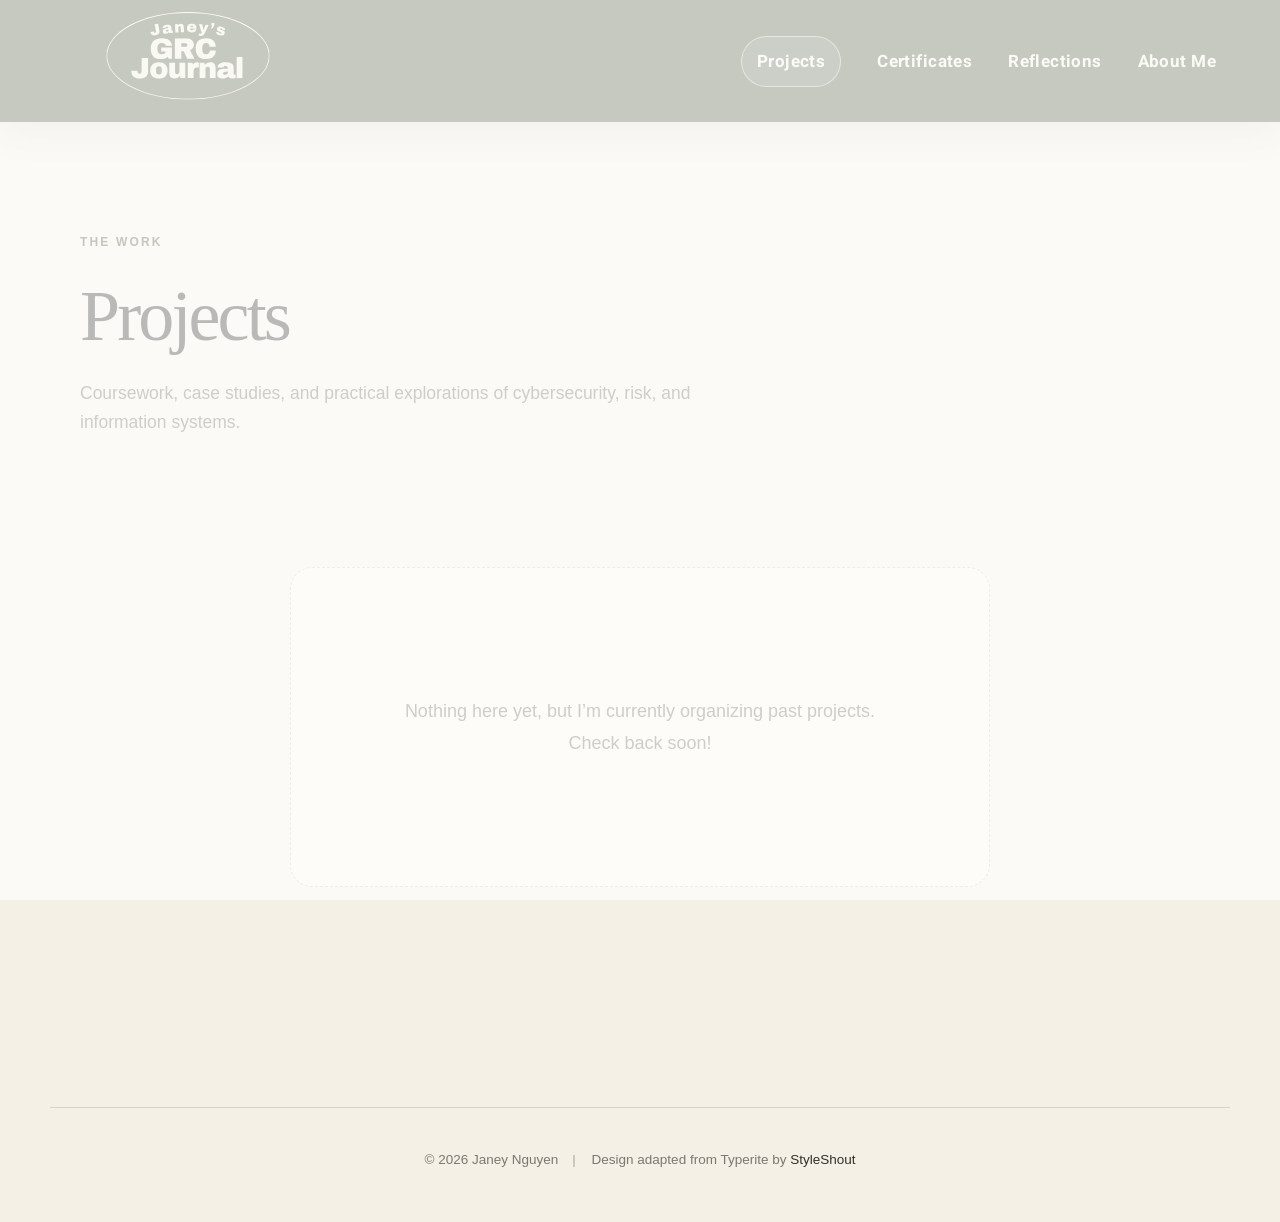
<file: projects.html>
<!DOCTYPE html>
<html class="no-js" lang="en">
<head>

    <!--- basic page needs
    ================================================== -->
    <meta charset="utf-8">
    <title>Projects</title>
    <meta name="description" content="">
    <meta name="author" content="">

    <!-- mobile specific metas
    ================================================== -->
    <meta name="viewport" content="width=device-width, initial-scale=1">

    <!-- CSS
    ================================================== -->
    <link rel="stylesheet" href="css/base.css">
    <link rel="stylesheet" href="css/vendor.css">
    <link rel="stylesheet" href="css/main.css">
    <link rel="stylesheet" href="css/modern.css?v=20260621">

    <!-- script
    ================================================== -->
    <script src="js/modernizr.js"></script>

    <!-- favicons
    ================================================== -->
    <link rel="apple-touch-icon" sizes="180x180" href="apple-touch-icon.png">
    <link rel="icon" type="image/png" sizes="32x32" href="favicon-32x32.png">
    <link rel="icon" type="image/png" sizes="16x16" href="favicon-16x16.png">
    <link rel="manifest" href="site.webmanifest">
    
</head>

<body>

    <!-- preloader
    ================================================== -->
    <div id="preloader">
        <div id="loader" class="dots-fade">
            <div></div>
            <div></div>
            <div></div>
        </div>
    </div>

    <div id="top" class="s-wrap site-wrapper">

        <!-- site header
        ================================================== -->
        <header class="s-header">

            <div class="header__top">
                <div class="header__logo">
                    <a class="site-logo" href="index.html">
                        <img src="images/logo.svg" alt="Homepage">
                    </a>
                </div>
            </div> <!-- end header__top -->

            <nav class="header__nav-wrap">

                <ul class="header__nav">
                    <li class="current"><a href="projects.html">Projects</a></li>
                    <li><a href="certificates.html">Certificates</a></li>
                    <li><a href="reflections.html">Reflections</a></li>
                    <li><a href="about-me.html" title="">About Me</a></li>
                </ul> <!-- end header__nav -->

                <ul class="header__social">
                    <li class="ss-linkedin">
                        <a href="https://www.linkedin.com/in/janey-nguyen/">
                            <span class="screen-reader-text">LinkedIn</span>
                        </a>
                    </li>

                    <li class="ss-github">
                        <a href="https://github.com/janeynguyen">
                            <span class="screen-reader-text">GitHub</span>
                        </a>
                    </li>
                </ul>

            </nav> <!-- end header__nav-wrap -->

            <!-- menu toggle -->
            <a href="#0" class="header__menu-toggle">
                <span>Menu</span>
            </a>

        </header> <!-- end s-header -->


        <!-- search
        ================================================== -->
        <div class="s-search">

            <div class="search-block">
    
                <form role="search" method="get" class="search-form" action="#">
                    <label>
                        <span class="hide-content">Search for:</span>
                        <input type="search" class="search-field" placeholder="Type Keywords" value="" name="s" title="Search for:" autocomplete="off">
                    </label>
                    <input type="submit" class="search-submit" value="Search">
                </form>
    
                <a href="#0" title="Close Search" class="search-close">Close</a>
    
            </div>  <!-- end search-block -->

            <!-- search modal trigger -->
            <a href="#0" class="search-trigger">
                <svg xmlns="http://www.w3.org/2000/svg" width="24" height="24" viewBox="0 0 24 24" style="fill:rgba(0, 0, 0, 1);transform:;-ms-filter:"><path d="M10,18c1.846,0,3.543-0.635,4.897-1.688l4.396,4.396l1.414-1.414l-4.396-4.396C17.365,13.543,18,11.846,18,10 c0-4.411-3.589-8-8-8s-8,3.589-8,8S5.589,18,10,18z M10,4c3.309,0,6,2.691,6,6s-2.691,6-6,6s-6-2.691-6-6S6.691,4,10,4z"></path></svg>
                <span>Search</span>
            </a>
            <span class="search-line"></span>

        </div> <!-- end s-search -->


        <!-- site content
        ================================================== -->
        <div class="s-content">

            <section class="listing-intro">
                <p class="listing-intro__eyebrow">The work</p>
                <h1>Projects</h1>
                <p>Coursework, case studies, and practical explorations of cybersecurity, risk, and information systems.</p>
            </section>

            <div class="masonry-wrap">

                <div class="empty-page-message">
                    <p>Nothing here yet, but I’m currently organizing past projects. Check back soon!</p>
                </div>

            </div> <!-- end masonry-wrap -->

            <div class="row">
                <div class="column large-full">
                    <nav class="pgn">
                        <ul>
                            <li><a class="pgn__prev" href="#0">Prev</a></li>
                            <li><span class="pgn__num current">1</span></li>
                            <li><a class="pgn__next" href="#0">Next</a></li>
                        </ul>
                    </nav>
                </div>
            </div>

        </div> <!-- end s-content -->


        <!-- footer
        ================================================== -->
        <footer class="s-footer">
            <div class="row">
                <div class="column large-full footer__content">
                    <div class="footer__copyright">
                        <span>© 2026 Janey Nguyen</span> 
                        <span>Design adapted from Typerite by <a href="https://www.styleshout.com/">StyleShout</a></span>
                    </div>
                </div>
            </div>

            <div class="go-top">
                <a class="smoothscroll" title="Back to Top" href="#top"></a>
            </div>
        </footer>

    </div> <!-- end s-wrap -->


    <!-- Java Script
    ================================================== -->
    <script src="js/jquery-3.2.1.min.js"></script>
    <script src="js/plugins.js"></script>
    <script src="js/main.js"></script>

</body>
</file>
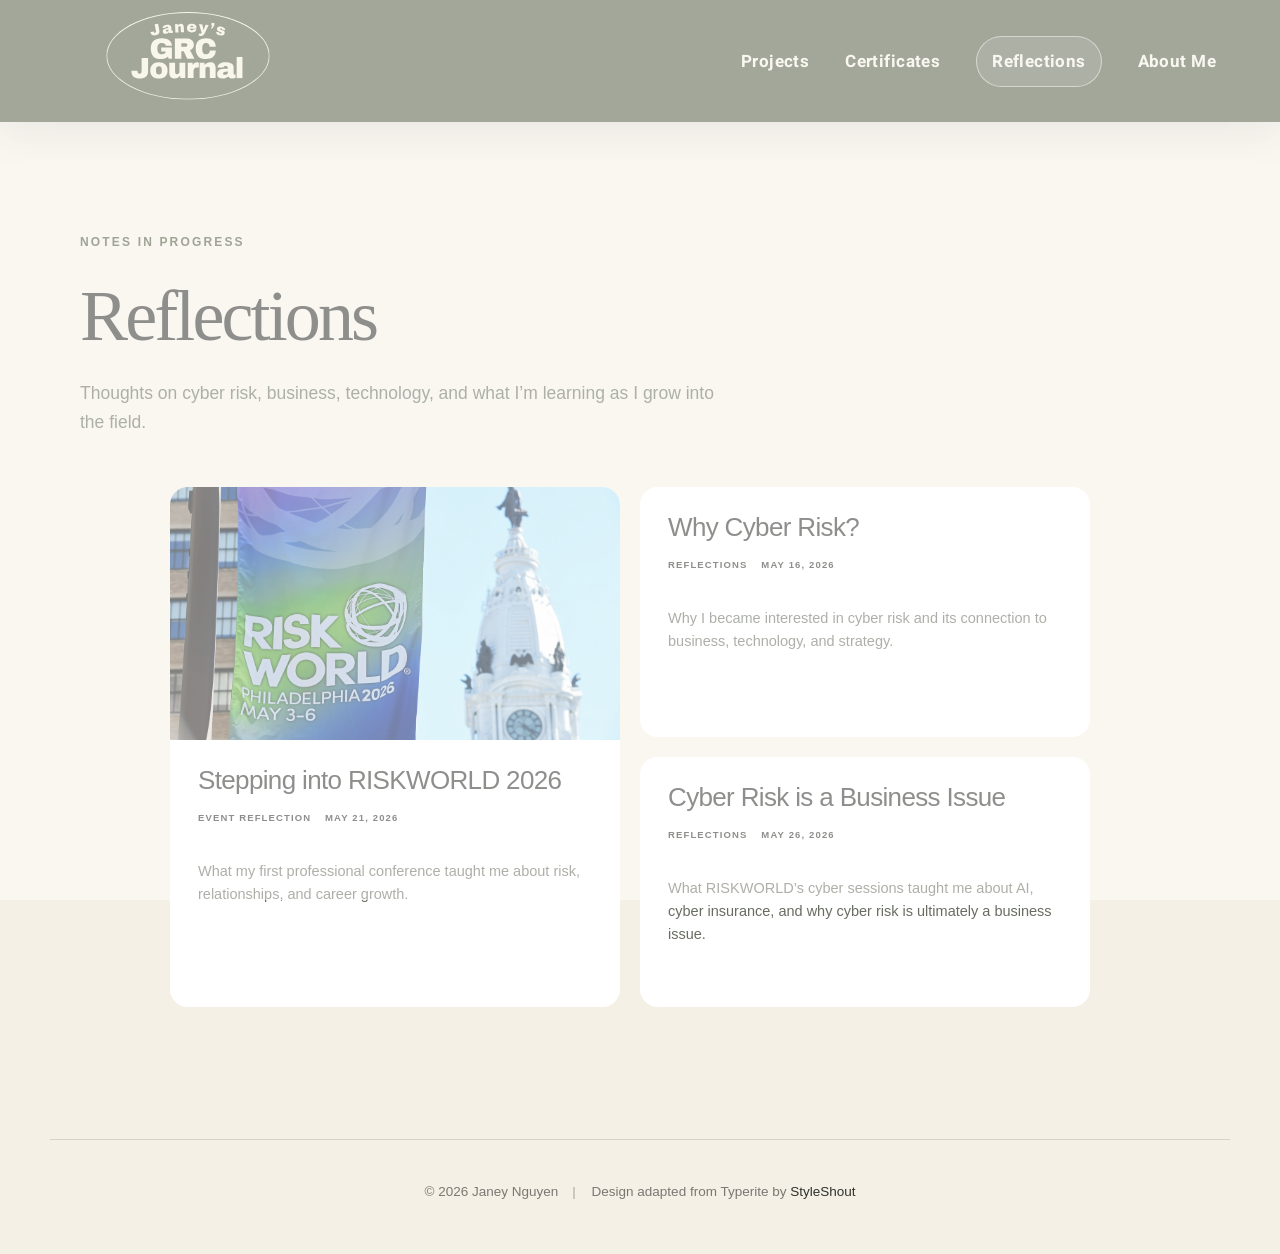
<file: reflections.html>
<!DOCTYPE html>
<html class="no-js" lang="en">
<head>

    <!--- basic page needs
    ================================================== -->
    <meta charset="utf-8">
    <title>Reflections</title>
    <meta name="description" content="">
    <meta name="author" content="">

    <!-- mobile specific metas
    ================================================== -->
    <meta name="viewport" content="width=device-width, initial-scale=1">

    <!-- CSS
    ================================================== -->
    <link rel="stylesheet" href="css/base.css">
    <link rel="stylesheet" href="css/vendor.css">
    <link rel="stylesheet" href="css/main.css">
    <link rel="stylesheet" href="css/modern.css?v=20260621">

    <!-- script
    ================================================== -->
    <script src="js/modernizr.js"></script>

    <!-- favicons
    ================================================== -->
    <link rel="apple-touch-icon" sizes="180x180" href="apple-touch-icon.png">
    <link rel="icon" type="image/png" sizes="32x32" href="favicon-32x32.png">
    <link rel="icon" type="image/png" sizes="16x16" href="favicon-16x16.png">
    <link rel="manifest" href="site.webmanifest">
    
</head>

<body>

    <!-- preloader
    ================================================== -->
    <div id="preloader">
        <div id="loader" class="dots-fade">
            <div></div>
            <div></div>
            <div></div>
        </div>
    </div>

    <div id="top" class="s-wrap site-wrapper">

        <!-- site header
        ================================================== -->
        <header class="s-header">

            <div class="header__top">
                <div class="header__logo">
                    <a class="site-logo" href="index.html">
                        <img src="images/logo.svg" alt="Homepage">
                    </a>
                </div>
            </div> <!-- end header__top -->

            <nav class="header__nav-wrap">

                <ul class="header__nav">
                    <li><a href="projects.html">Projects</a></li>
                    <li><a href="certificates.html">Certificates</a></li>
                    <li class="current"><a href="reflections.html">Reflections</a></li>
                    <li><a href="about-me.html" title="">About Me</a></li>
                </ul> <!-- end header__nav -->

                <ul class="header__social">
                    <li class="ss-linkedin">
                        <a href="https://www.linkedin.com/in/janey-nguyen/">
                            <span class="screen-reader-text">LinkedIn</span>
                        </a>
                    </li>

                    <li class="ss-github">
                        <a href="https://github.com/janeynguyen">
                            <span class="screen-reader-text">GitHub</span>
                        </a>
                    </li>
                </ul>

            </nav> <!-- end header__nav-wrap -->

            <!-- menu toggle -->
            <a href="#0" class="header__menu-toggle">
                <span>Menu</span>
            </a>

        </header> <!-- end s-header -->


        <!-- search
        ================================================== -->
        <div class="s-search">

            <div class="search-block">
    
                <form role="search" method="get" class="search-form" action="#">
                    <label>
                        <span class="hide-content">Search for:</span>
                        <input type="search" class="search-field" placeholder="Type Keywords" value="" name="s" title="Search for:" autocomplete="off">
                    </label>
                    <input type="submit" class="search-submit" value="Search">
                </form>
    
                <a href="#0" title="Close Search" class="search-close">Close</a>
    
            </div>  <!-- end search-block -->

            <!-- search modal trigger -->
            <a href="#0" class="search-trigger">
                <svg xmlns="http://www.w3.org/2000/svg" width="24" height="24" viewBox="0 0 24 24" style="fill:rgba(0, 0, 0, 1);transform:;-ms-filter:"><path d="M10,18c1.846,0,3.543-0.635,4.897-1.688l4.396,4.396l1.414-1.414l-4.396-4.396C17.365,13.543,18,11.846,18,10 c0-4.411-3.589-8-8-8s-8,3.589-8,8S5.589,18,10,18z M10,4c3.309,0,6,2.691,6,6s-2.691,6-6,6s-6-2.691-6-6S6.691,4,10,4z"></path></svg>
                <span>Search</span>
            </a>
            <span class="search-line"></span>

        </div> <!-- end s-search -->


        <!-- site content
        ================================================== -->
        <div class="s-content">

            <section class="listing-intro">
                <p class="listing-intro__eyebrow">Notes in progress</p>
                <h1>Reflections</h1>
                <p>Thoughts on cyber risk, business, technology, and what I’m learning as I grow into the field.</p>
            </section>

            <div class="masonry-wrap home-posts">

                <div class="masonry home-masonry">

                    <div class="home-post-column">
                    <article class="masonry__brick entry format-standard animate-this">

                        <div class="entry__thumb">
                            <a href="stepping-into-riskworld.html" class="entry__thumb-link">
                                <img src="images/riskworld-banner.jpeg" alt="RISKWORLD 2026 banner in Philadelphia">
                            </a>
                        </div>

                        <div class="entry__text">
                            <div class="entry__header">
                                <h2 class="entry__title">
                                    <a href="stepping-into-riskworld.html">Stepping into RISKWORLD 2026</a>
                                </h2>

                                <div class="entry__meta">
                                    <span class="entry__meta-cat">
                                        <a href="reflections.html">Event Reflection</a>
                                    </span>
                                    <span class="entry__meta-date">
                                        <a href="stepping-into-riskworld.html">May 21, 2026</a>
                                    </span>
                                </div>
                            </div>

                            <div class="entry__excerpt">
                                <p>What my first professional conference taught me about risk, relationships, and career growth.</p>
                            </div>
                        </div>

                    </article>
                    </div>

                    <div class="home-post-column">
                    <article class="masonry__brick entry format-standard animate-this text-only-card">

                        <div class="entry__text">
                            <div class="entry__header">
                                <h2 class="entry__title">
                                    <a href="why-cyber-risk.html">Why Cyber Risk?</a>
                                </h2>

                            <div class="entry__meta">
                                <span class="entry__meta-cat">
                                    <a href="reflections.html">Reflections</a>
                                </span>                                    
                                <span class="entry__meta-date">
                                    <a href="why-cyber-risk.html">May 16, 2026</a>
                                </span>
                            </div>
                        </div>

                        <div class="entry__excerpt">
                            <p>
                            Why I became interested in cyber risk and its connection to business, technology, and strategy.
                            </p>
                        </div>
                    </div>

                    </article>

                    <article class="masonry__brick entry format-standard animate-this text-only-card">

                    <div class="entry__text">
                        <div class="entry__header">
                            <h2 class="entry__title">
                                <a href="cyber-risk-is-a-business-issue.html">Cyber Risk is a Business Issue</a>
                            </h2>

                        <div class="entry__meta">
                            <span class="entry__meta-cat">
                                <a href="reflections.html">Reflections</a>
                            </span>
                            <span class="entry__meta-date">
                                <a href="cyber-risk-is-a-business-issue.html">May 26, 2026</a>
                            </span>
                        </div>
                    </div>

                    <div class="entry__excerpt">
                        <p>
                        What RISKWORLD’s cyber sessions taught me about AI, cyber insurance, and why cyber risk is ultimately a business issue.
                        </p>
                    </div>
                </div>

                    </article>
                    </div>

                </div> <!-- end masonry -->

            </div> <!-- end masonry-wrap -->

            <div class="row">
                <div class="column large-full">
                    <nav class="pgn">
                        <ul>
                            <li><a class="pgn__prev" href="#0">Prev</a></li>
                            <li><span class="pgn__num current">1</span></li>
                            <li><a class="pgn__next" href="#0">Next</a></li>
                        </ul>
                    </nav>
                </div>
            </div>

        </div> <!-- end s-content -->


        <!-- footer
        ================================================== -->
        <footer class="s-footer">
            <div class="row">
                <div class="column large-full footer__content">
                    <div class="footer__copyright">
                        <span>© 2026 Janey Nguyen</span> 
                        <span>Design adapted from Typerite by <a href="https://www.styleshout.com/">StyleShout</a></span>
                    </div>
                </div>
            </div>

            <div class="go-top">
                <a class="smoothscroll" title="Back to Top" href="#top"></a>
            </div>
        </footer>

    </div> <!-- end s-wrap -->


    <!-- Java Script
    ================================================== -->
    <script src="js/jquery-3.2.1.min.js"></script>
    <script src="js/plugins.js"></script>
    <script src="js/main.js"></script>

</body>
</file>
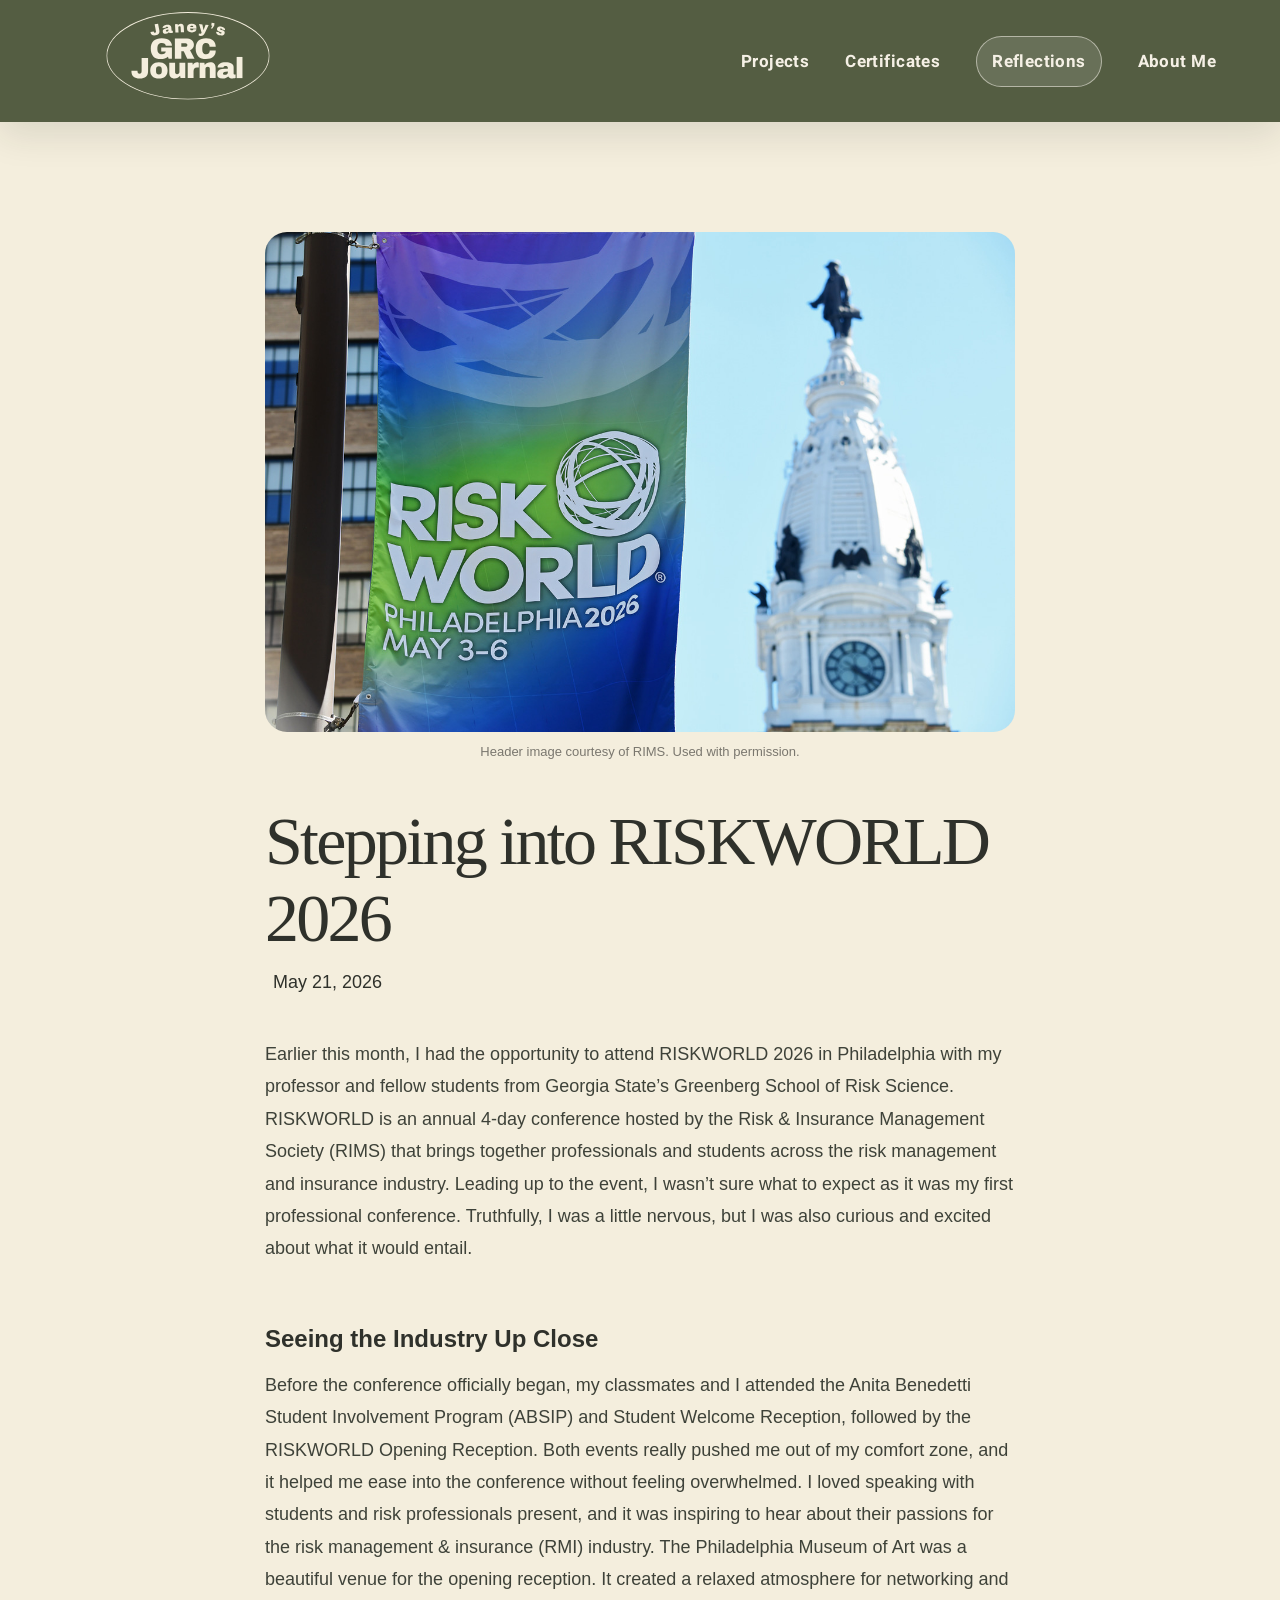
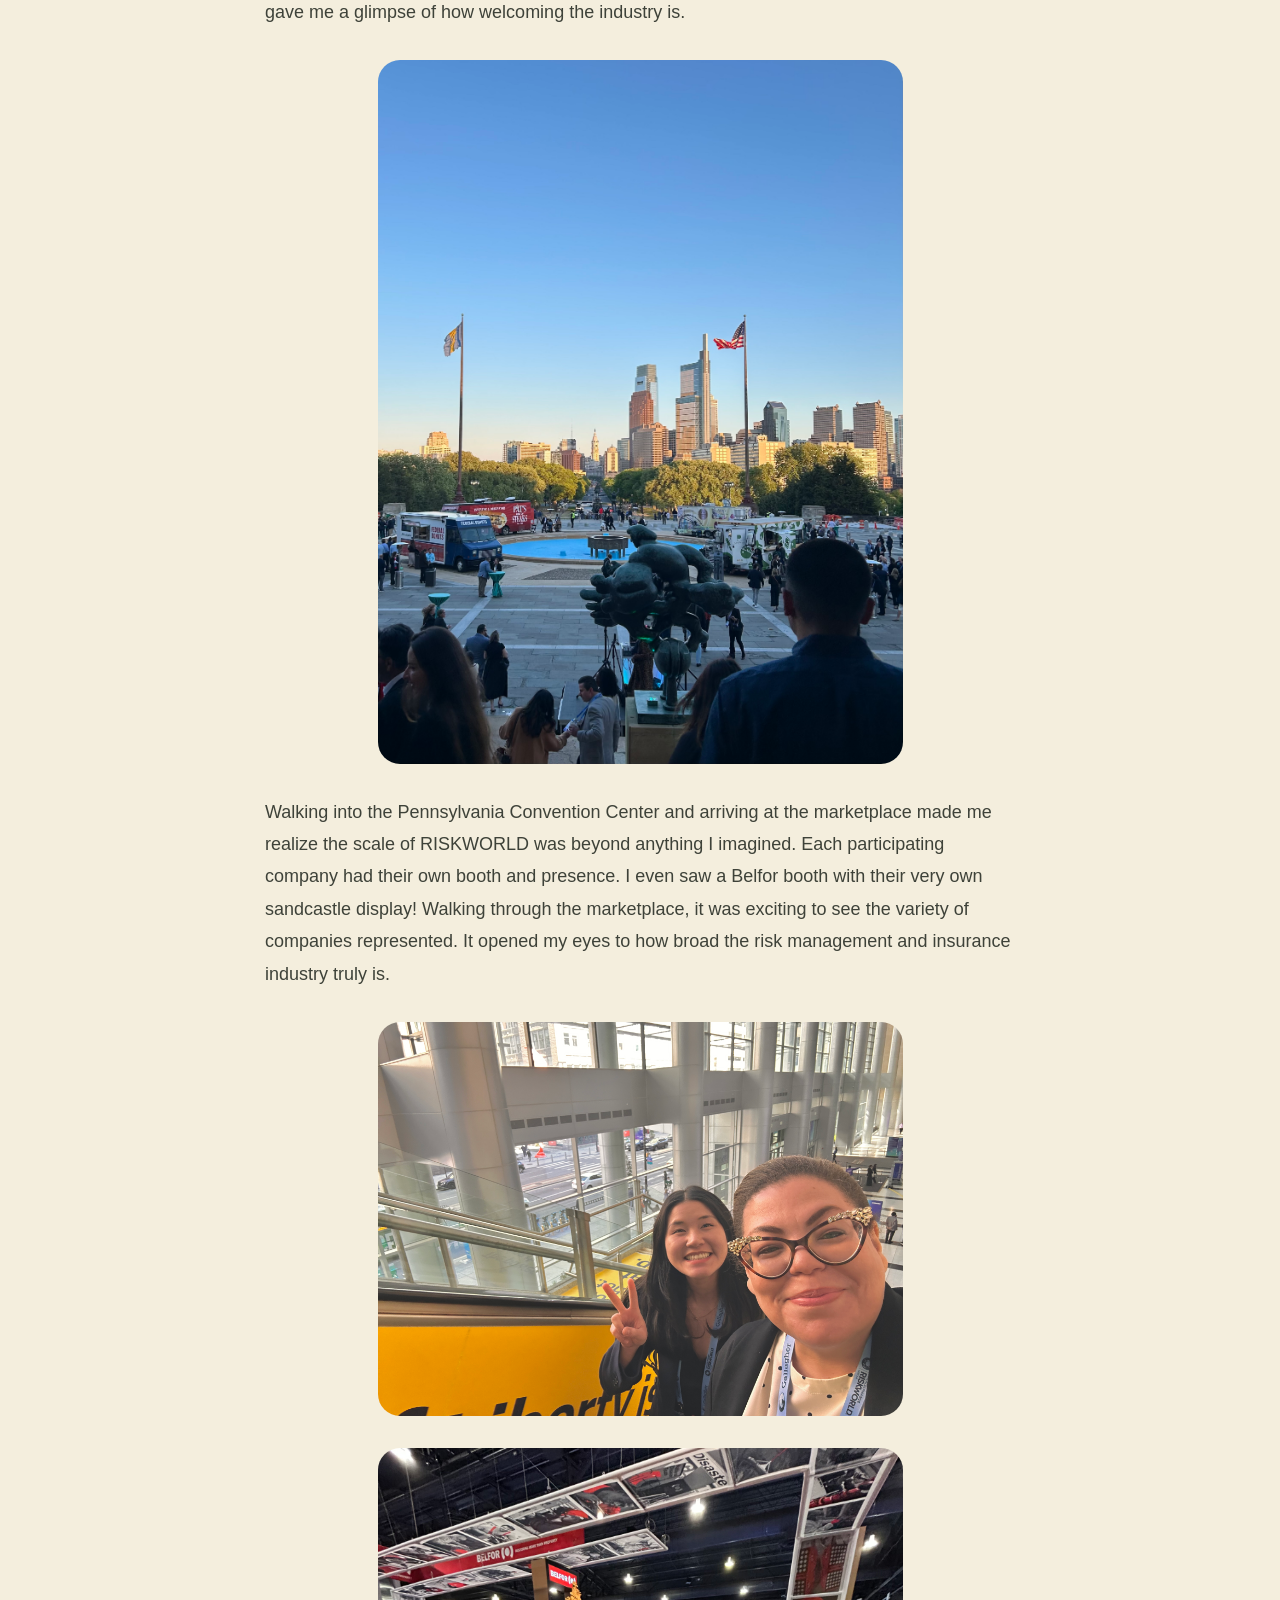
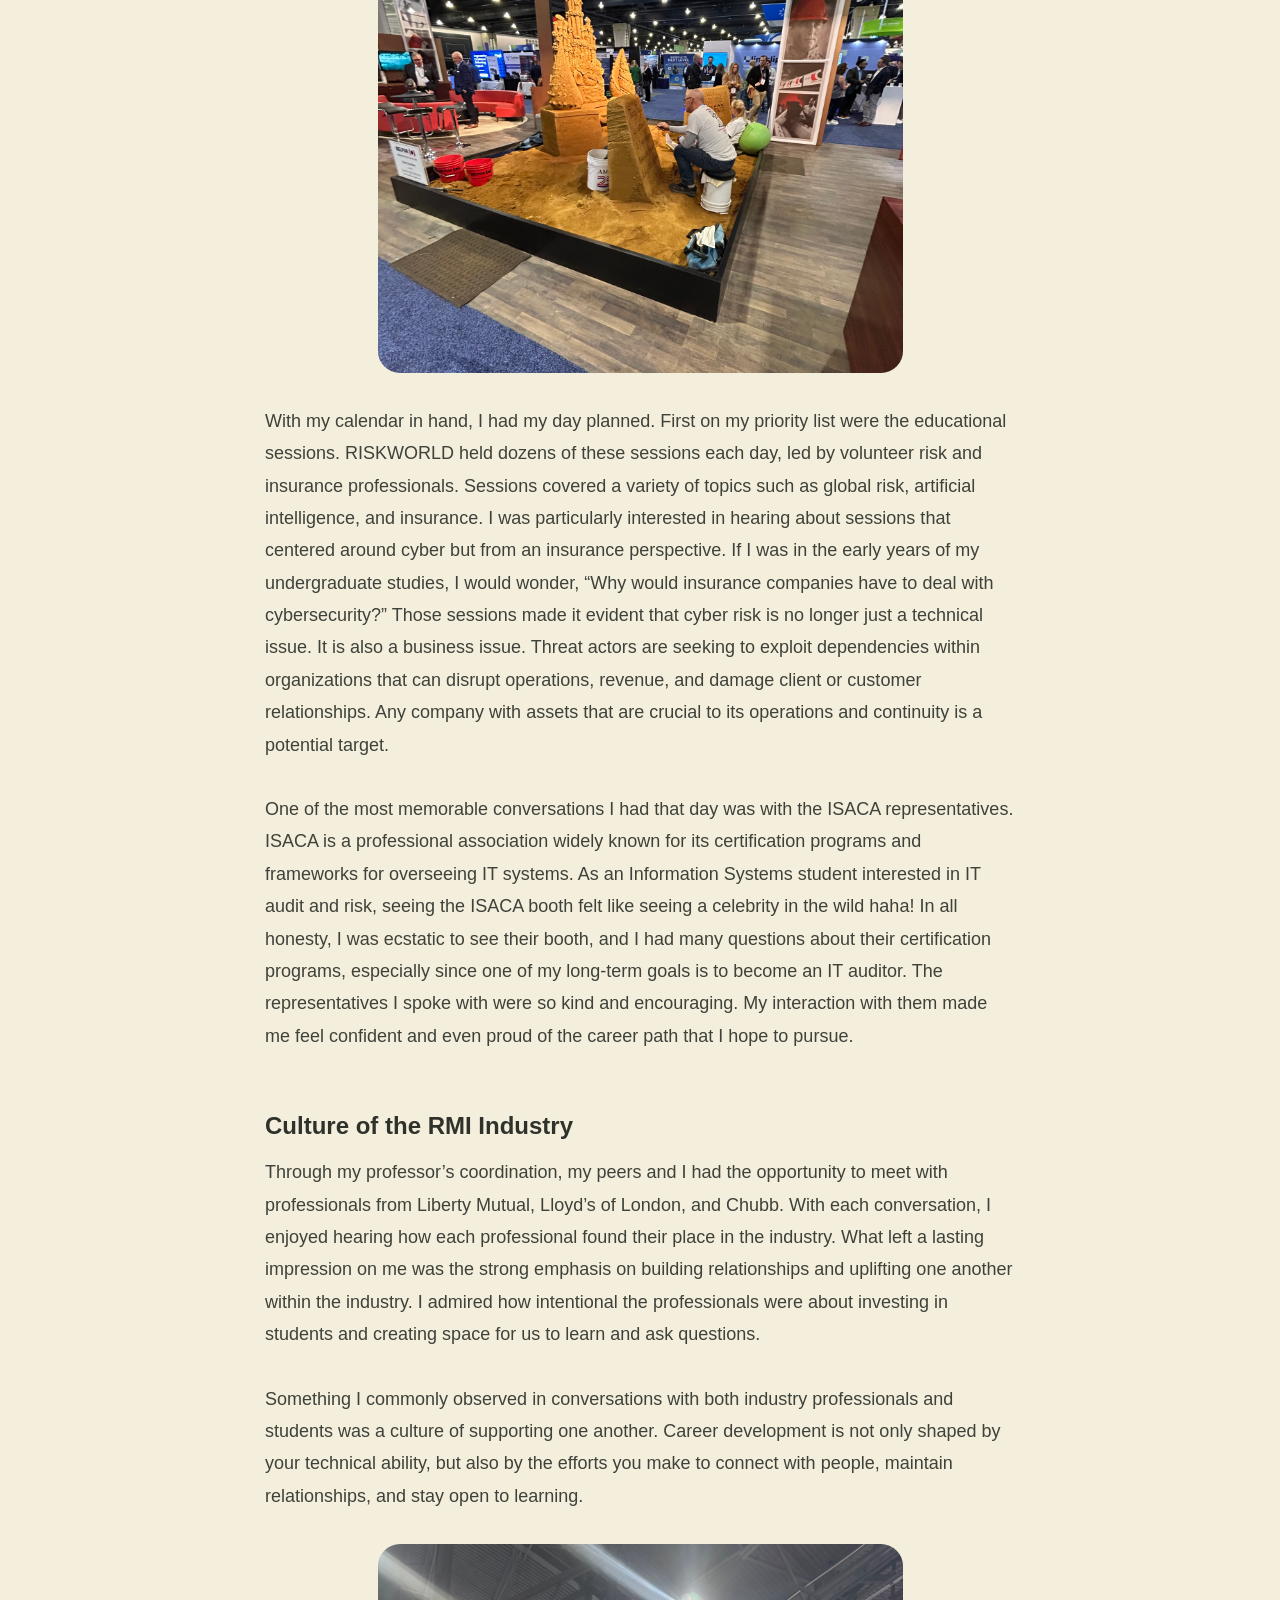
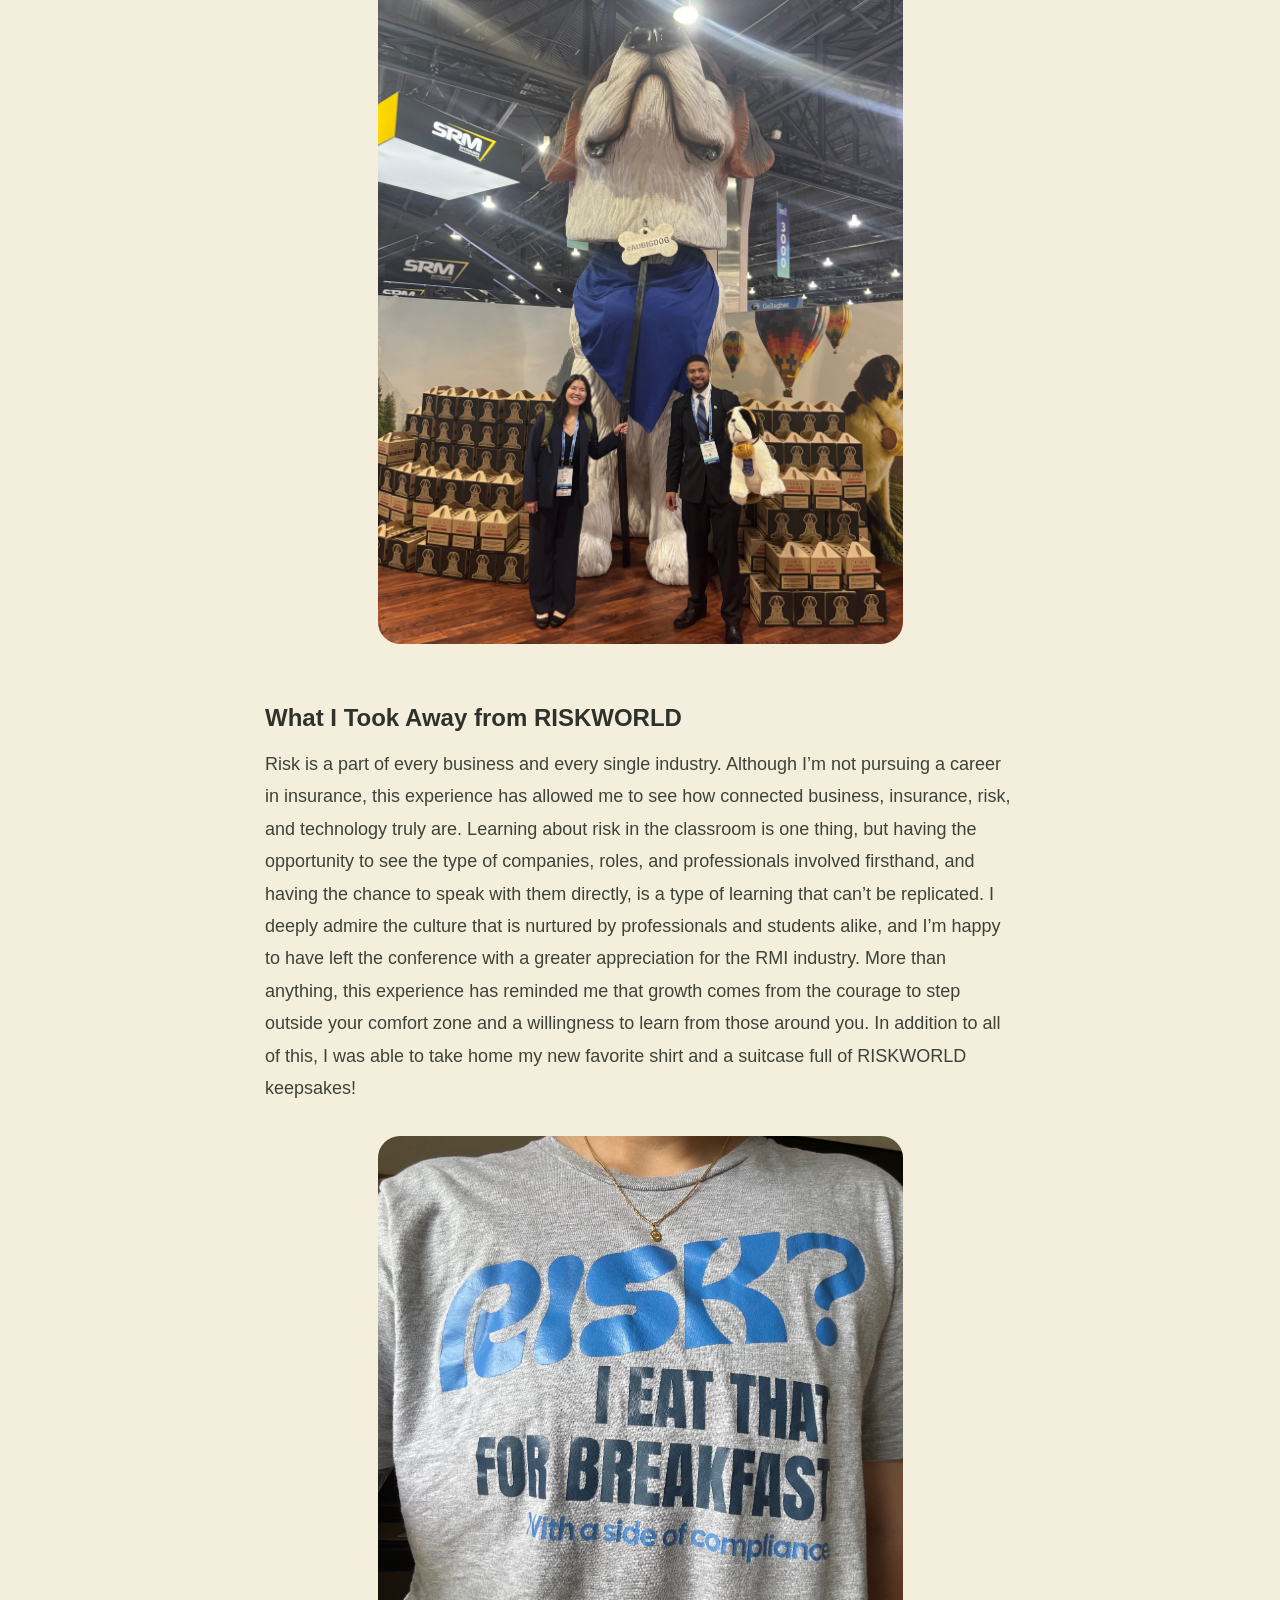
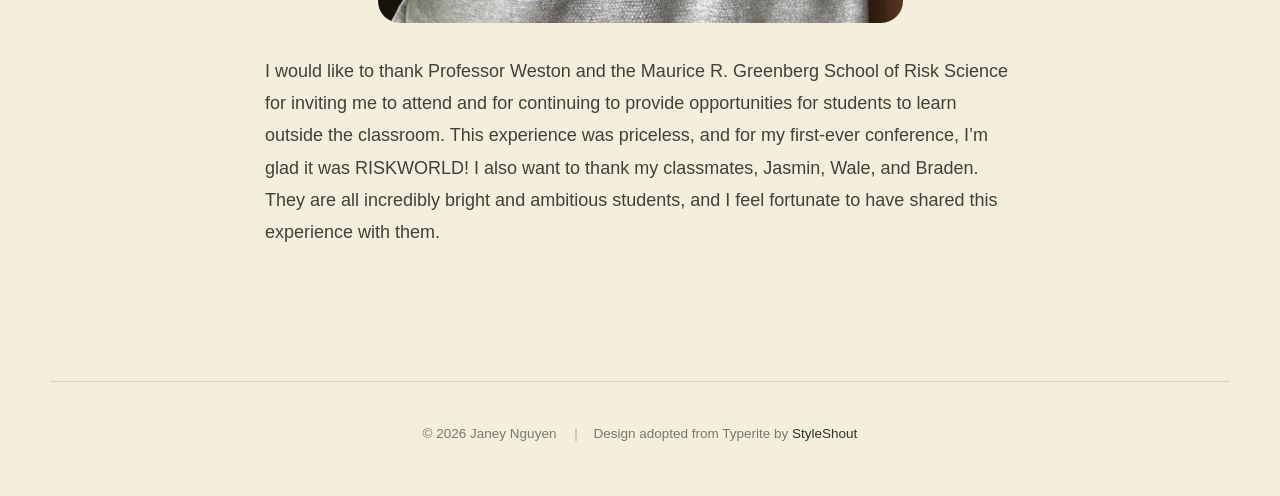
<file: stepping-into-riskworld.html>
<!DOCTYPE html>
<html class="no-js" lang="en">
<head>

    <!--- basic page needs
    ================================================== -->
    <meta charset="utf-8">
    <title>Stepping into RISKWORLD 2026</title>
    <meta name="description" content="Journal documenting my learning in cyber risk and professional development">
    <meta name="author" content="Janey Nguyen">

    <!-- mobile specific metas
    ================================================== -->
    <meta name="viewport" content="width=device-width, initial-scale=1">

    <!-- CSS
    ================================================== -->
    <link rel="stylesheet" href="css/base.css">
    <link rel="stylesheet" href="css/vendor.css">
    <link rel="stylesheet" href="css/main.css">
    <link rel="stylesheet" href="css/modern.css?v=20260621">

    <!-- script
    ================================================== -->
    <script src="js/modernizr.js"></script>

    <!-- favicons
    ================================================== -->
    <link rel="apple-touch-icon" sizes="180x180" href="apple-touch-icon.png">
    <link rel="icon" type="image/png" sizes="32x32" href="favicon-32x32.png">
    <link rel="icon" type="image/png" sizes="16x16" href="favicon-16x16.png">
    <link rel="manifest" href="site.webmanifest">

</head>

<body class="ss-bg-white riskworld-post">

    <!-- preloader
    ================================================== -->
    <div id="preloader">
        <div id="loader" class="dots-fade">
            <div></div>
            <div></div>
            <div></div>
        </div>
    </div>

    <div id="top" class="s-wrap site-wrapper">

        <!-- site header
        ================================================== -->
        <header class="s-header header">

            <div class="header__top">
                <div class="header__logo">
                    <a class="site-logo" href="index.html">
                        <img src="images/logo.svg" alt="Homepage">
                    </a>
                </div>
            </div> <!-- end header__top -->

            <nav class="header__nav-wrap">

                <ul class="header__nav">
                    <li><a href="projects.html">Projects</a></li>
                    <li><a href="certificates.html">Certificates</a></li>
                    <li class="current"><a href="reflections.html">Reflections</a></li>
                    <li><a href="about-me.html" title="">About Me</a></li>
                </ul> <!-- end header__nav -->

                <ul class="header__social">
                    <li class="ss-linkedin">
                        <a href="https://www.linkedin.com/in/janey-nguyen/">
                            <span class="screen-reader-text">LinkedIn</span>
                        </a>
                    </li>

                    <li class="ss-github">
                        <a href="https://github.com/janeynguyen">
                            <span class="screen-reader-text">GitHub</span>
                        </a>
                    </li>
                </ul>

            </nav> <!-- end header__nav-wrap -->

            <!-- menu toggle -->
            <a href="#0" class="header__menu-toggle">
                <span>Menu</span>
            </a>

        </header> <!-- end s-header -->


        <!-- search
        ================================================== -->
        <div class="s-search">

            <div class="search-block">
    
                <form role="search" method="get" class="search-form" action="#">
                    <label>
                        <span class="hide-content">Search for:</span>
                        <input type="search" class="search-field" placeholder="Type Keywords" value="" name="s" title="Search for:" autocomplete="off">
                    </label>
                    <input type="submit" class="search-submit" value="Search">
                </form>
    
                <a href="#0" title="Close Search" class="search-close">Close</a>
    
            </div>  <!-- end search-block -->

            <!-- search modal trigger -->
            <a href="#0" class="search-trigger">
                <svg xmlns="http://www.w3.org/2000/svg" width="24" height="24" viewBox="0 0 24 24" style="fill:rgba(0, 0, 0, 1);transform:;-ms-filter:"><path d="M10,18c1.846,0,3.543-0.635,4.897-1.688l4.396,4.396l1.414-1.414l-4.396-4.396C17.365,13.543,18,11.846,18,10 c0-4.411-3.589-8-8-8s-8,3.589-8,8S5.589,18,10,18z M10,4c3.309,0,6,2.691,6,6s-2.691,6-6,6s-6-2.691-6-6S6.691,4,10,4z"></path></svg>
                <span>Search</span>
            </a>
            <span class="search-line"></span>

        </div> <!-- end s-search -->


        <!-- site content
        ================================================== -->
        <div class="s-content content">
            <main class="row content__page">
                
               <article class="column large-full entry format-standard">

                   <div class="media-wrap entry__media post-header-image">
                        <div class="entry__post-thumb">
                            <img src="images/riskworld-banner.jpeg" alt="RISKWORLD 2026 banner in Philadelphia">
                        </div>
                        <p class="image-credit">
                        Header image courtesy of <a href="https://www.rims.org/">RIMS</a>. Used with permission.
                        </p>
                    </div>

                    <div class="content__page-header entry__header">
                        <h1 class="display-1 entry__title">
                        Stepping into RISKWORLD 2026
                        </h1>
                        <ul class="entry__header-meta">
                            <li class="date">May 21, 2026</li>
                            </li>
                        </ul>
                    </div> <!-- end entry__header -->

                    <div class="entry__content">

                        <p>
                        Earlier this month, I had the opportunity to attend RISKWORLD 2026 in Philadelphia with my professor and fellow students from 
                        Georgia State’s Greenberg School of Risk Science. RISKWORLD is an annual 4-day conference hosted by the Risk & Insurance 
                        Management Society (RIMS) that brings together professionals and students across the risk management and insurance industry. 
                        Leading up to the event, I wasn’t sure what to expect as it was my first professional conference. Truthfully, I was a little 
                        nervous, but I was also curious and excited about what it would entail. 
                        </p>

                        <h3>Seeing the Industry Up Close</h3>

                        <p>
                        Before the conference officially began, my classmates and I attended the Anita Benedetti Student Involvement Program (ABSIP) 
                        and Student Welcome Reception, followed by the RISKWORLD Opening Reception. Both events really pushed me out of my comfort zone, 
                        and it helped me ease into the conference without feeling overwhelmed. I loved speaking with students and risk professionals present, 
                        and it was inspiring to hear about their passions for the risk management & insurance (RMI) industry. The Philadelphia Museum of Art 
                        was a beautiful venue for the opening reception. It created a relaxed atmosphere for networking and gave me a glimpse of how welcoming 
                        the industry is.
                        </p>

                        <p>
                          <img src="images/philly-museum.jpeg" alt="Philadelphia skyline at the RISKWORLD Opening Reception">
                        </p>

                        <p>
                        Walking into the Pennsylvania Convention Center and arriving at the marketplace made me realize the scale of RISKWORLD was beyond anything I imagined. 
                        Each participating company had their own booth and presence. I even saw a Belfor booth with their very own sandcastle display! Walking through the 
                        marketplace, it was exciting to see the variety of companies represented. It opened my eyes to how broad the risk management and insurance industry truly 
                        is.
                        </p>

                        <p>
                          <img src="images/with-jasmin.jpeg" alt="With my classmate Jasmin at RISKWORLD">
                        </p>

                        <p>
                          <img src="images/belfor-sandcastle.jpeg" alt="Sandcastle Display at Belfor's Booth">
                        </p>

                        <p>
                        With my calendar in hand, I had my day planned. First on my priority list were the educational sessions. RISKWORLD held dozens of these 
                        sessions each day, led by volunteer risk and insurance professionals. Sessions covered a variety of topics such as global risk, artificial 
                        intelligence, and insurance. I was particularly interested in hearing about sessions that centered around cyber but from an insurance perspective. 
                        If I was in the early years of my undergraduate studies, I would wonder, “Why would insurance companies have to deal with cybersecurity?” Those 
                        sessions made it evident that cyber risk is no longer just a technical issue. It is also a business issue. Threat actors are seeking to exploit 
                        dependencies within organizations that can disrupt operations, revenue, and damage client or customer relationships. Any company with assets that 
                        are crucial to its operations and continuity is a potential target. 
                        </p>

                        <p>
                        One of the most memorable conversations I had that day was with the ISACA representatives. ISACA is a professional association widely known for 
                        its certification programs and frameworks for overseeing IT systems. As an Information Systems student interested in IT audit and risk, seeing 
                        the ISACA booth felt like seeing a celebrity in the wild haha! In all honesty, I was ecstatic to see their booth, and I had many questions about 
                        their certification programs, especially since one of my long-term goals is to become an IT auditor. The representatives I spoke with were so 
                        kind and encouraging. My interaction with them made me feel confident and even proud of the career path that I hope to pursue. 
                        </p>

                        <h3>Culture of the RMI Industry</h3>

                        <p>
                        Through my professor’s coordination, my peers and I had the opportunity to meet with professionals from Liberty Mutual, Lloyd’s of London, and 
                        Chubb. With each conversation, I enjoyed hearing how each professional found their place in the industry. What left a lasting impression on 
                        me was the strong emphasis on building relationships and uplifting one another within the industry. I admired how intentional the professionals 
                        were about investing in students and creating space for us to learn and ask questions.
                        </p>

                        <p>
                        Something I commonly observed in conversations with both industry professionals and students was a culture of supporting one another. 
                        Career development is not only shaped by your technical ability, but also by the efforts you make to connect with people, maintain relationships, 
                        and stay open to learning.
                        </p>

                        <p>
                          <img src="images/aubi-dog.jpeg" alt="Janey and Braden at the Aubi Dog Display">
                        </p>

                        <h3>What I Took Away from RISKWORLD</h3>

                        <p>
                        Risk is a part of every business and every single industry. Although I’m not pursuing a career in insurance, this experience has allowed me to see 
                        how connected business, insurance, risk, and technology truly are. Learning about risk in the classroom is one thing, but having the opportunity 
                        to see the type of companies, roles, and professionals involved firsthand, and having the chance to speak with them directly, is a type of learning 
                        that can’t be replicated. I deeply admire the culture that is nurtured by professionals and students alike, and I’m happy to have left the conference 
                        with a greater appreciation for the RMI industry. More than anything, this experience has reminded me that growth comes from the courage to step 
                        outside your comfort zone and a willingness to learn from those around you. In addition to all of this, I was able to take home my new favorite shirt 
                        and a suitcase full of RISKWORLD keepsakes!
                        </p>

                        <p>
                          <img src="images/risk-shirt.jpeg" alt="Gray Risk Shirt">
                        </p>

                        <p>
                        I would like to thank Professor Weston and the Maurice R. Greenberg School of Risk Science for inviting me to attend and for continuing to provide 
                        opportunities for students to learn outside the classroom. This experience was priceless, and for my first-ever conference, I’m glad it was RISKWORLD! 
                        I also want to thank my classmates, Jasmin, Wale, and Braden. They are all incredibly bright and ambitious students, and I feel fortunate to have 
                        shared this experience with them. 
                        </p>

                        <p class="entry__tags">
                            <span>Post Tags</span>
        
                            <span class="entry__tag-list">
                                <a href="reflections.html">Event Reflection</a>
                            </span>
            
                        </p>
                    </div> <!-- end entry content -->

                </article> <!-- end column large-full entry -->
            </main> <!-- end content__page -->
        </div> <!-- end s-content -->


        <!-- footer
        ================================================== -->
        <footer class="s-footer footer">
            <div class="row">
                <div class="column large-full footer__content">
                    <div class="footer__copyright">
                        <span>© 2026 Janey Nguyen </span> 
                        <span>Design adopted from Typerite by <a href="https://www.styleshout.com/">StyleShout</a></span>
                    </div>
                </div>
            </div>

            <div class="go-top">
                <a class="smoothscroll" title="Back to Top" href="#top"></a>
            </div>
        </footer>

    </div> <!-- end s-wrap -->


    <!-- Java Script
    ================================================== -->
    <script src="js/jquery-3.2.1.min.js"></script>
    <script src="js/plugins.js"></script>
    <script src="js/main.js"></script>

</body>
</file>
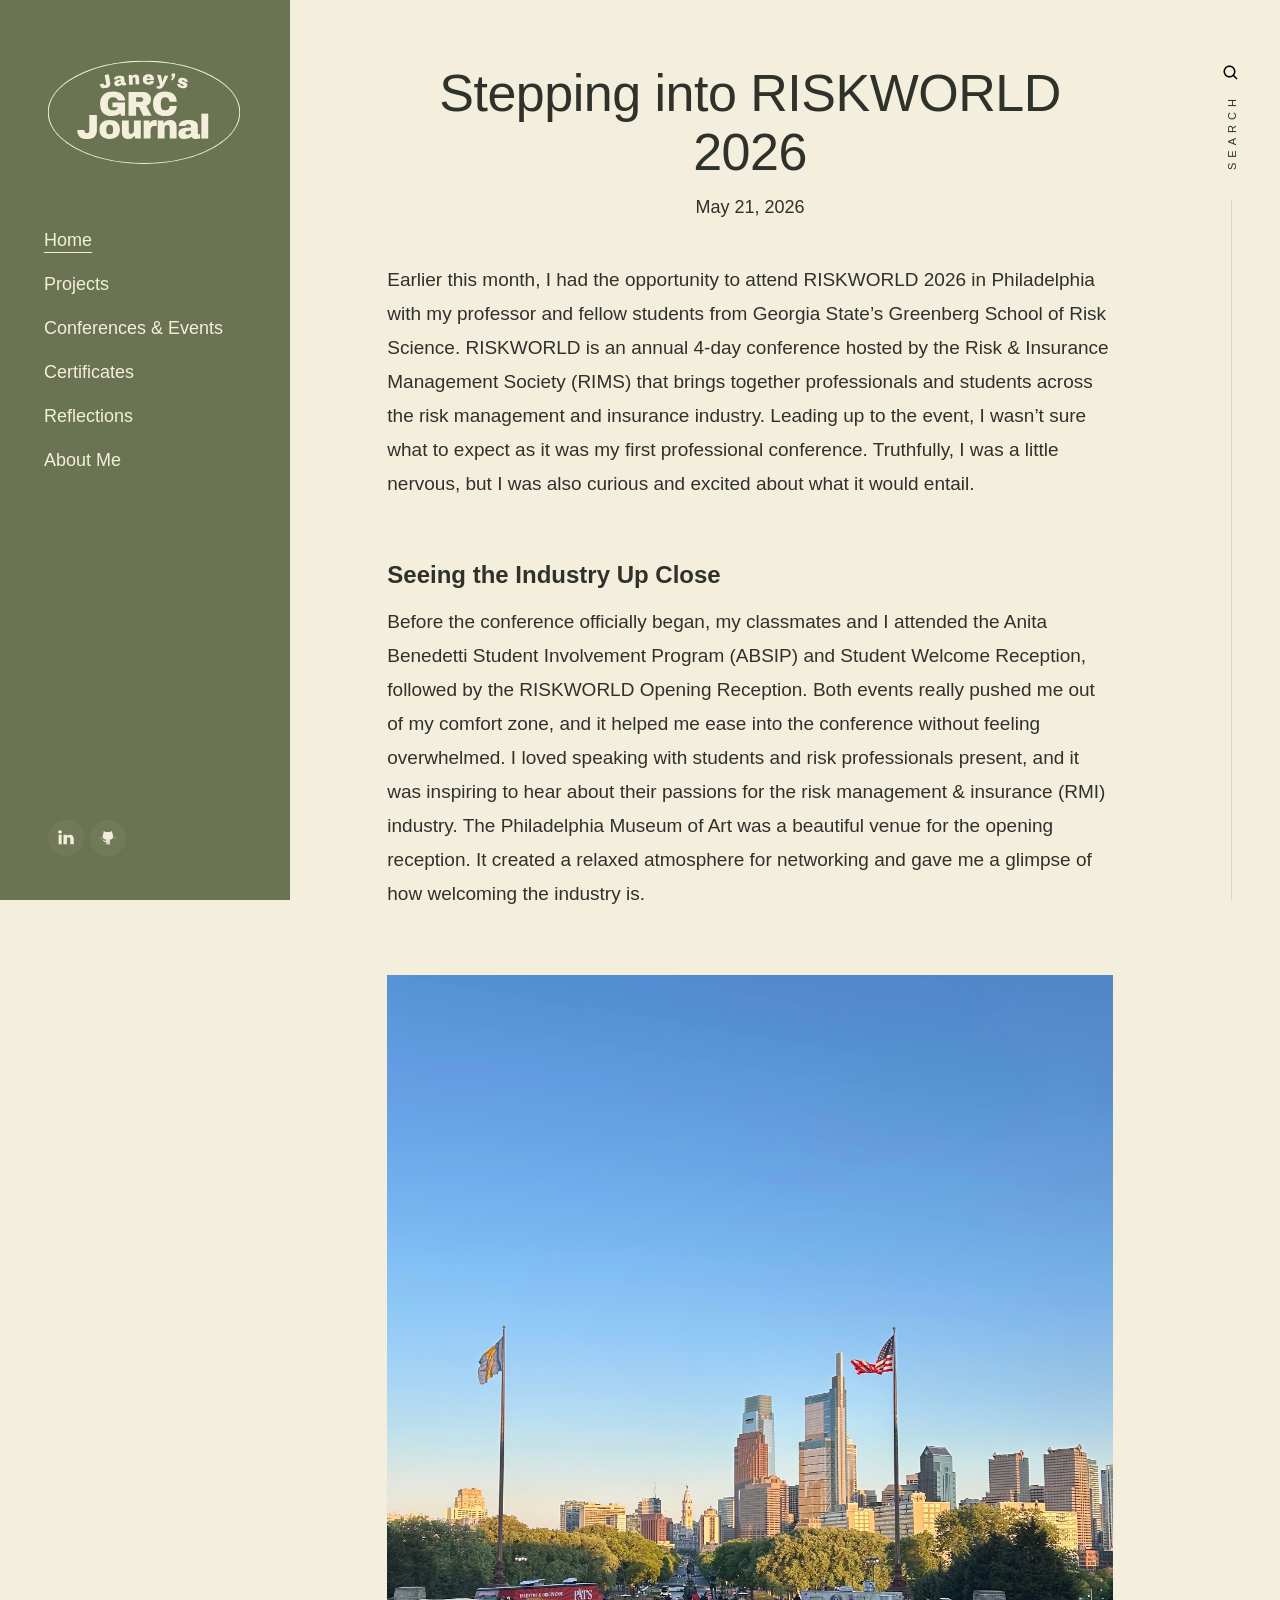
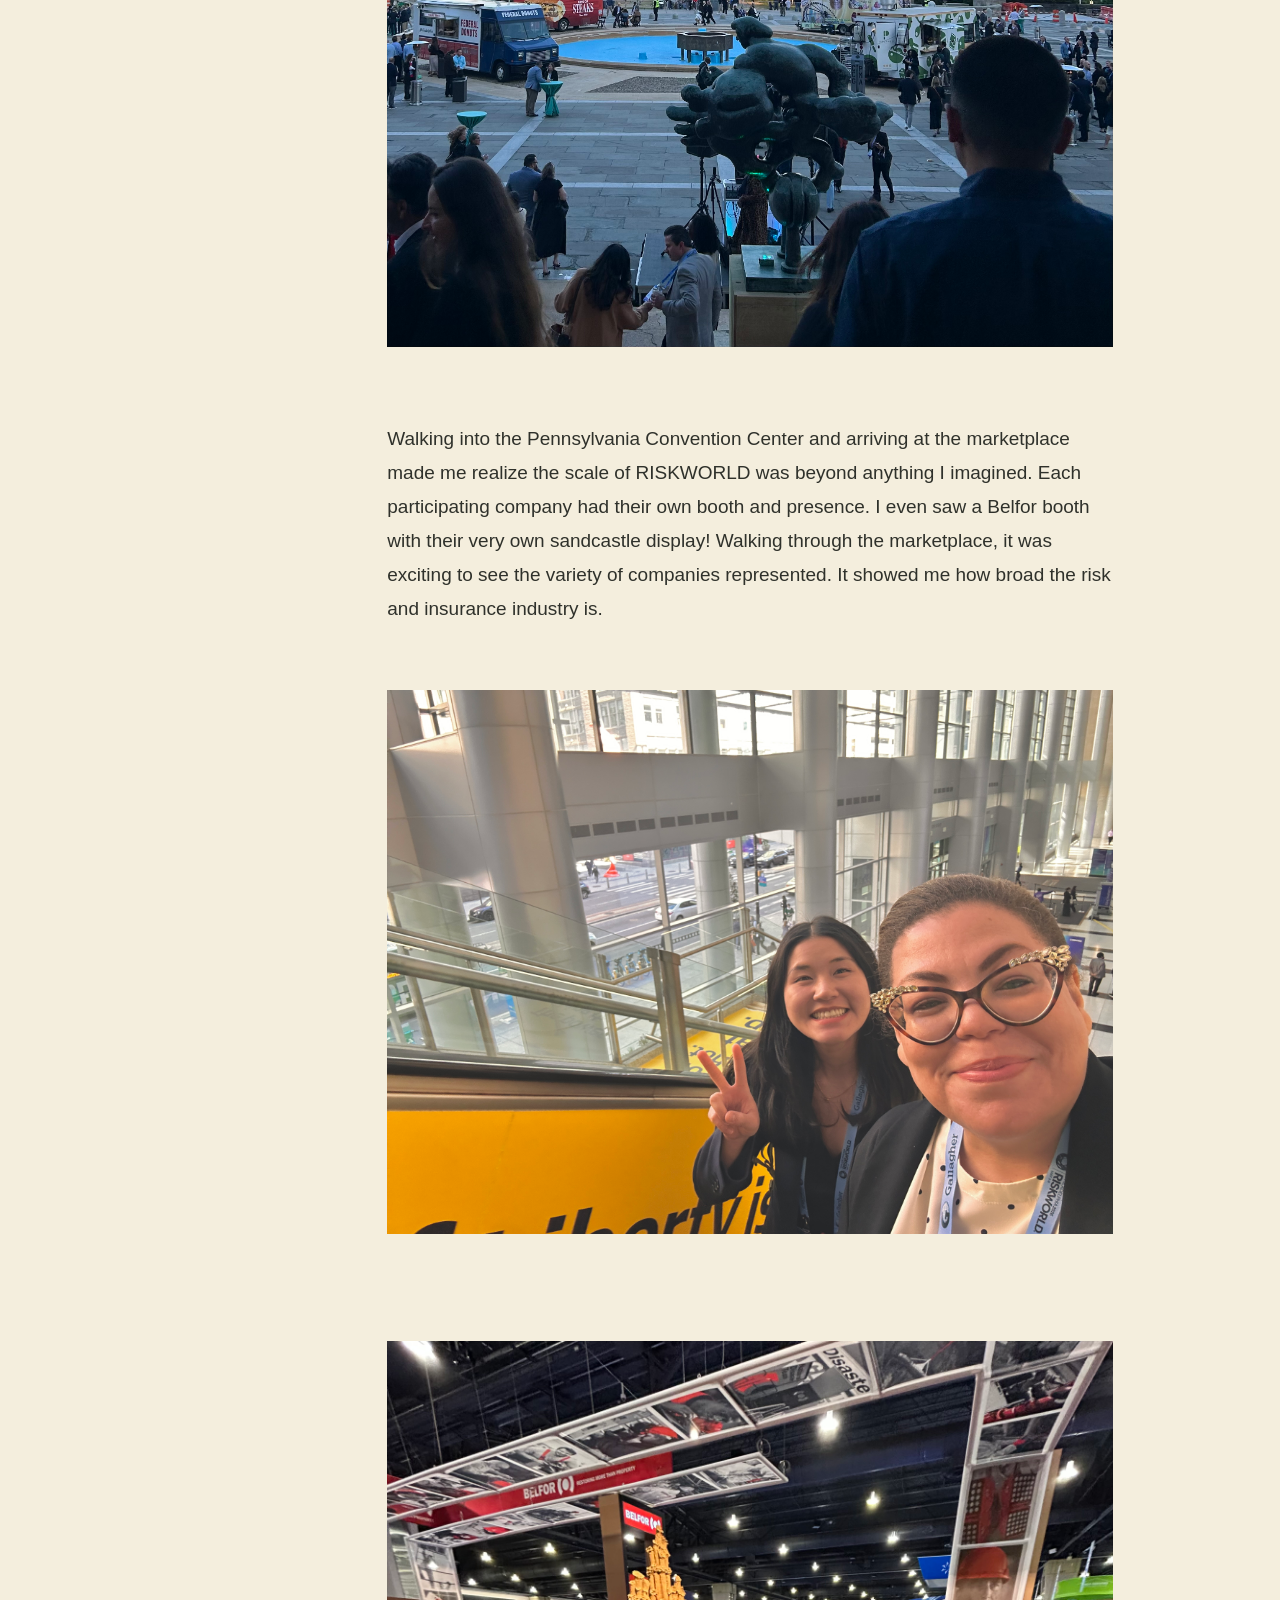
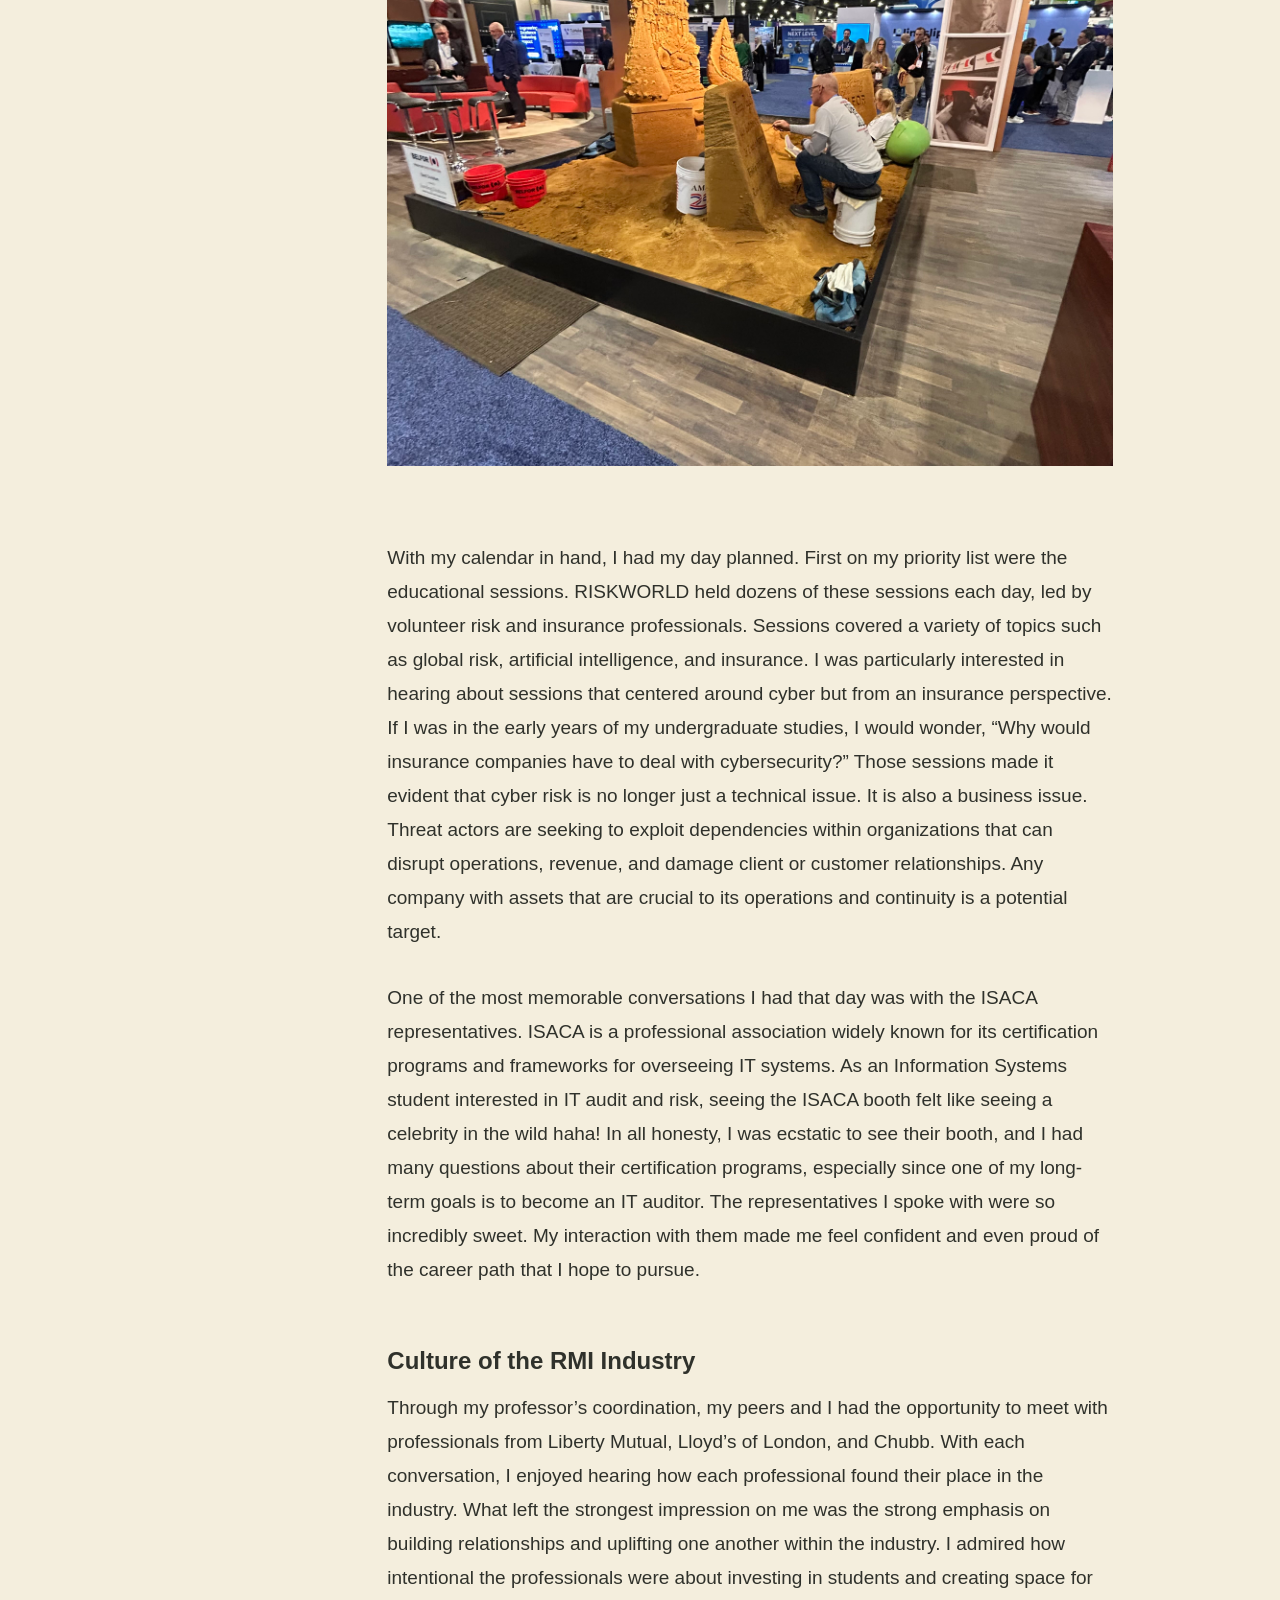
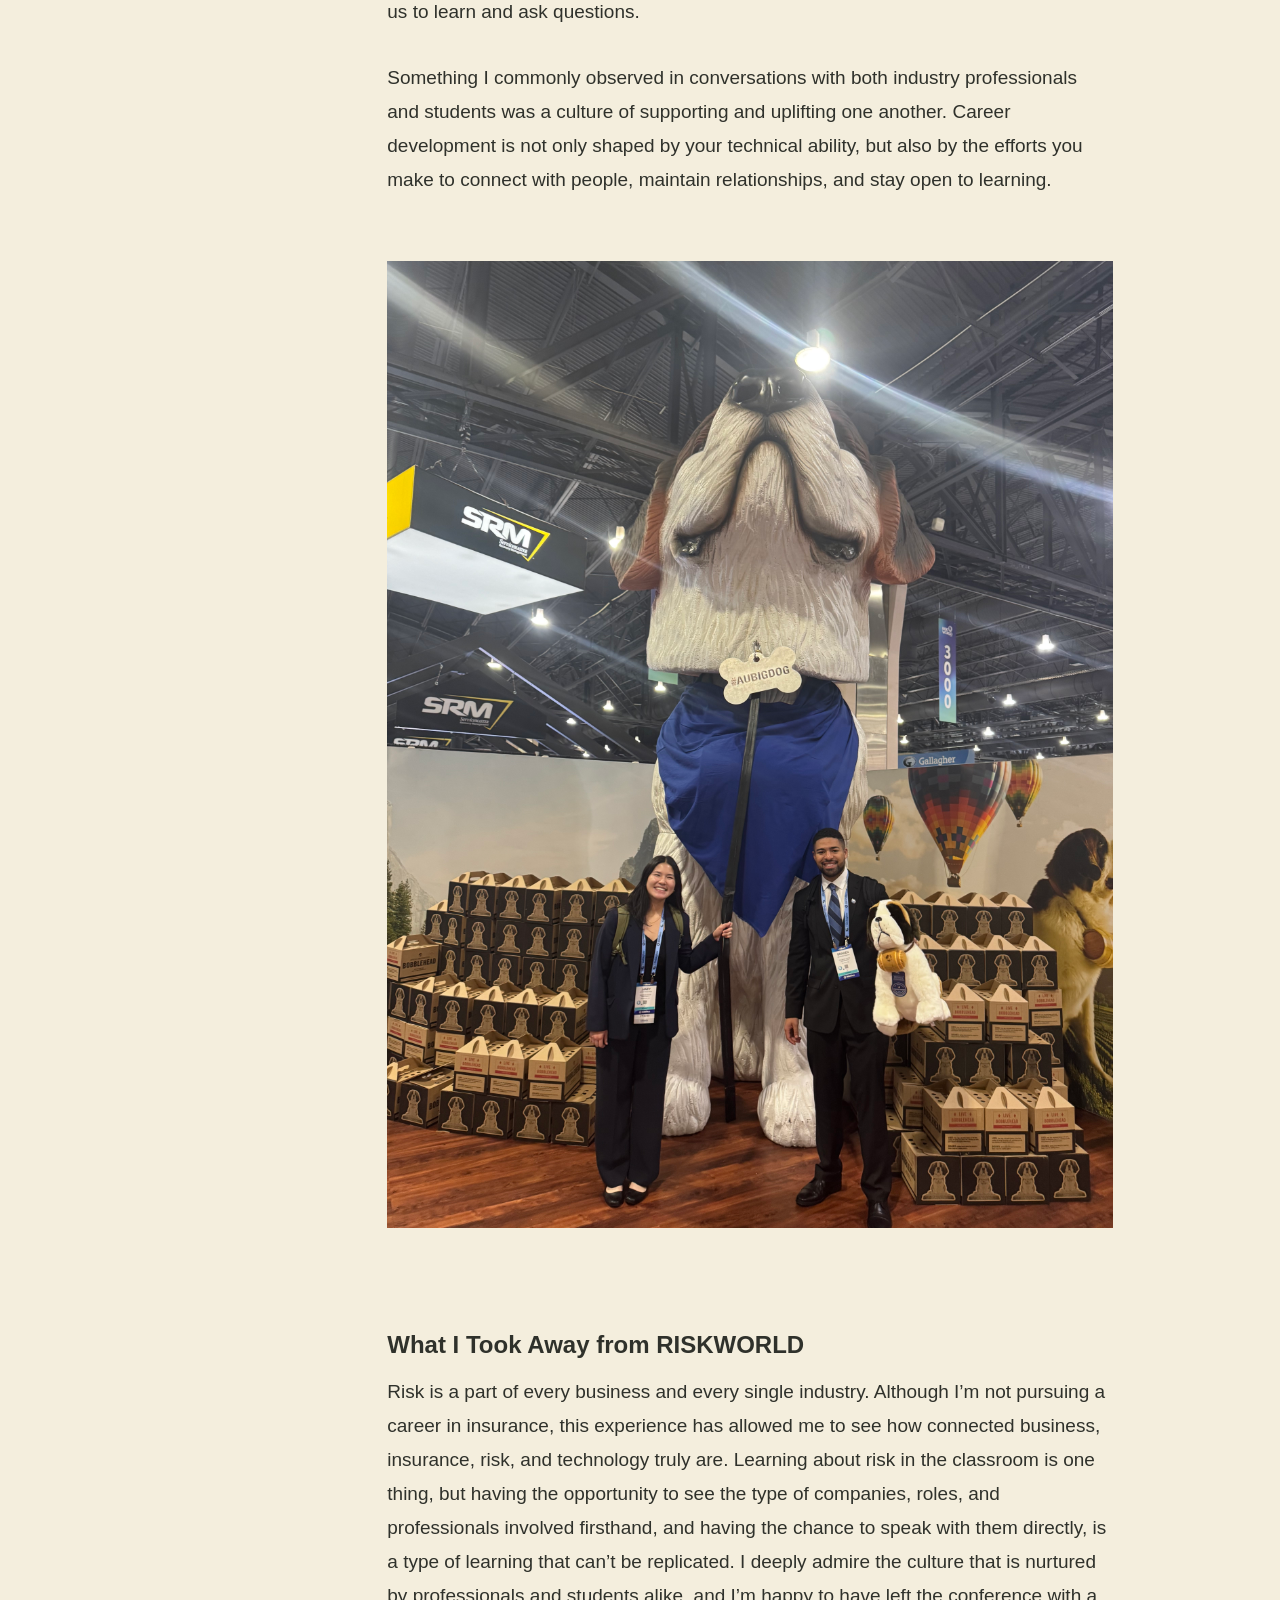
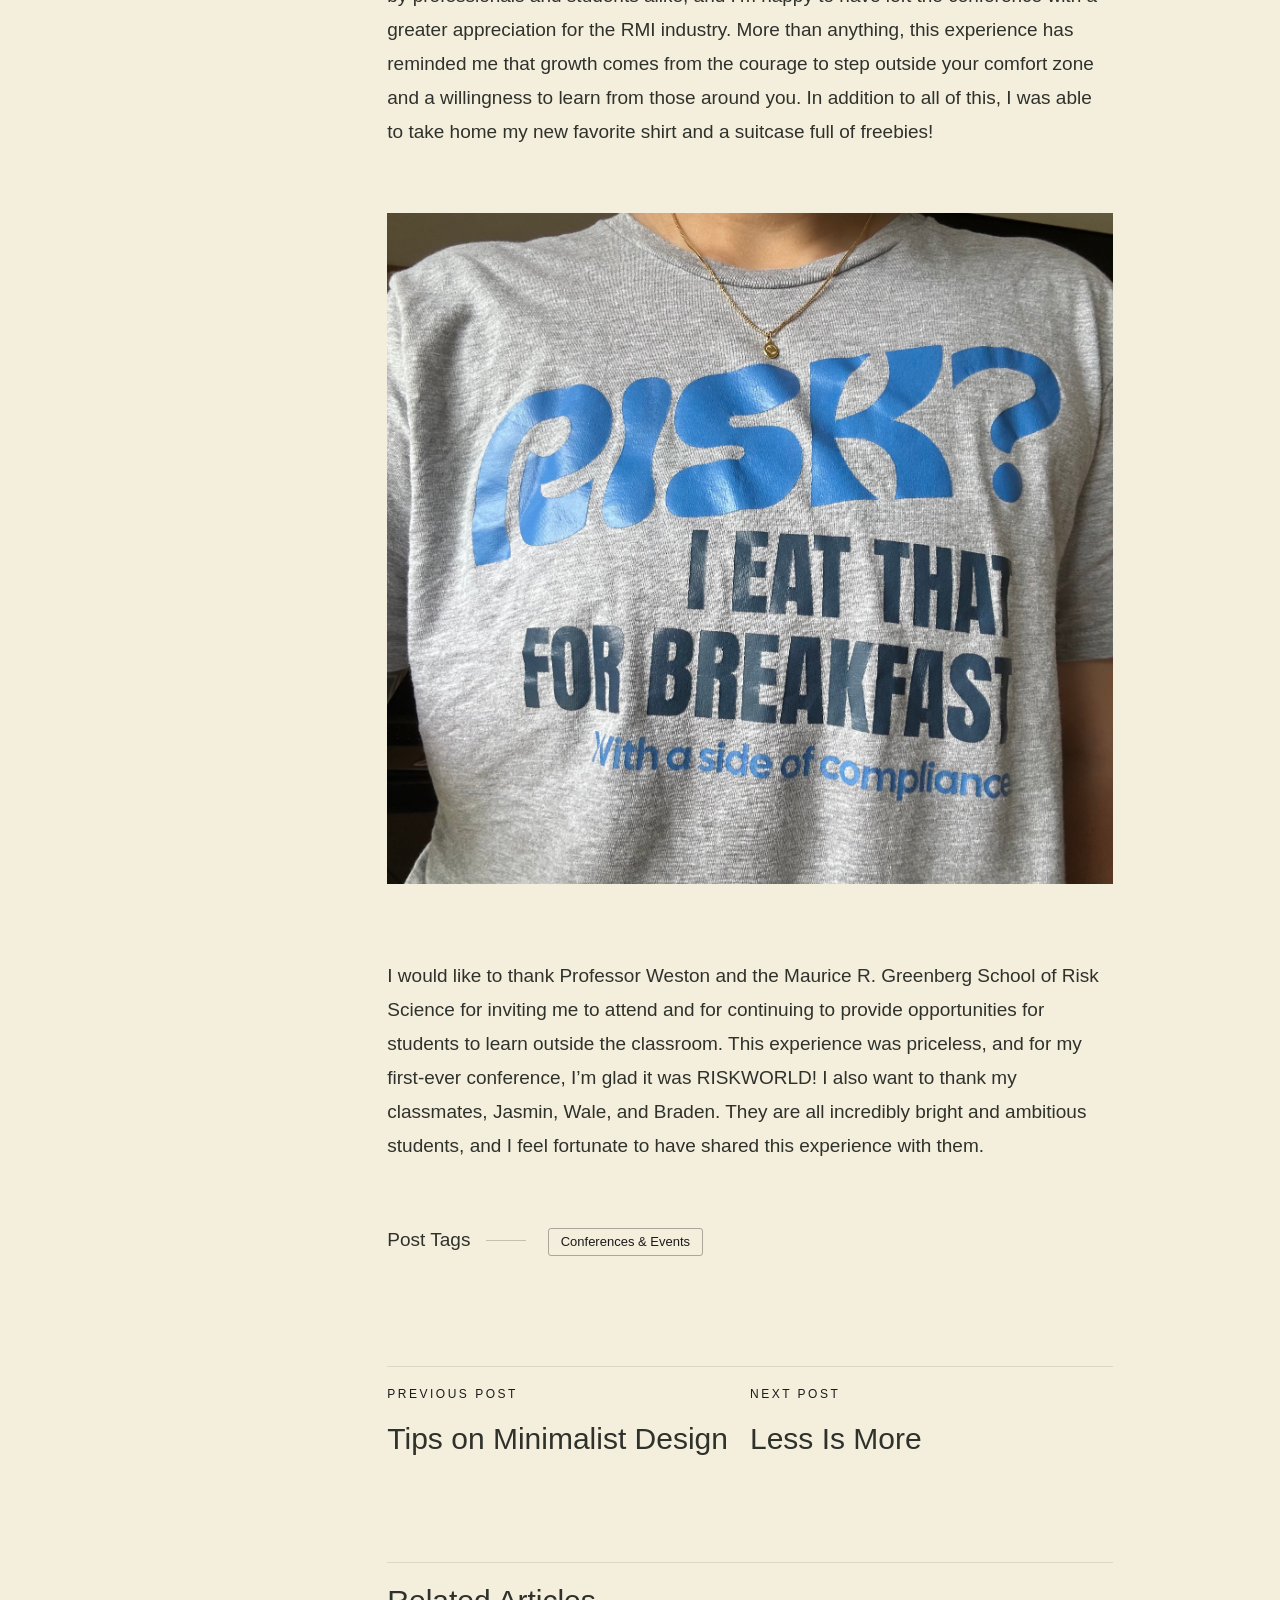
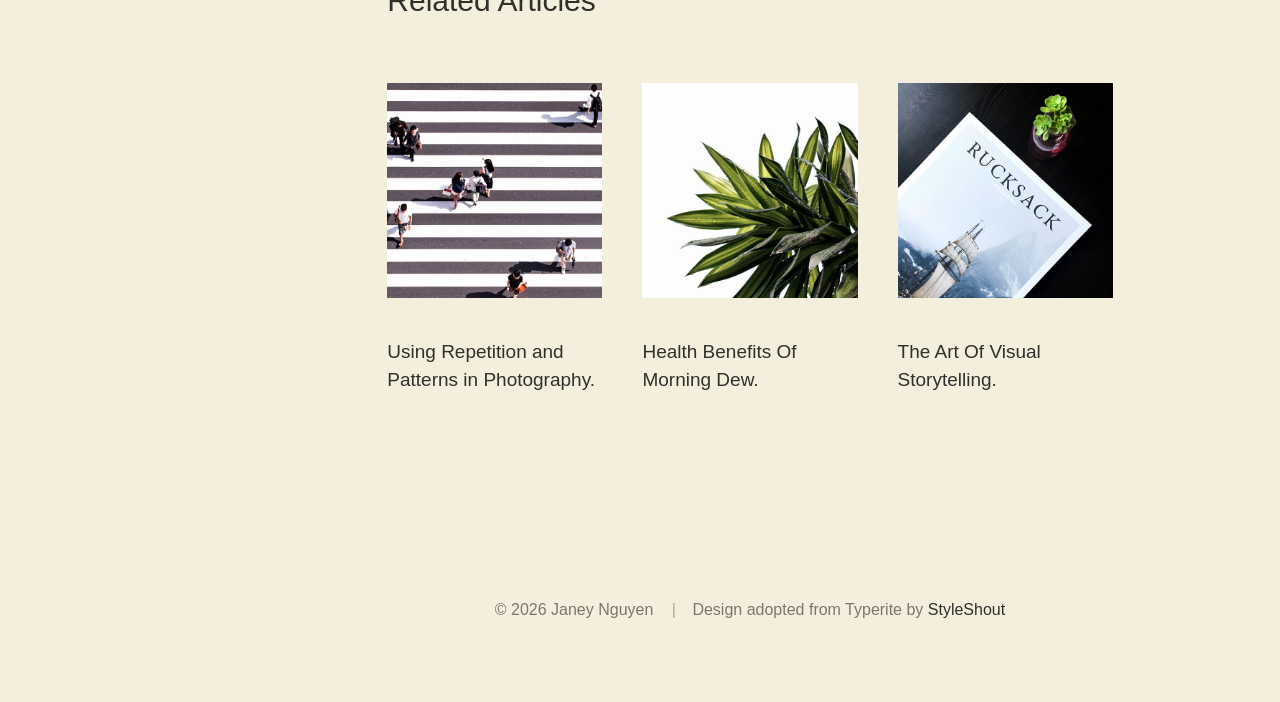
<file: stepping-into-riskworld2026.html>
<!DOCTYPE html>
<html class="no-js" lang="en">
<head>

    <!--- basic page needs
    ================================================== -->
    <meta charset="utf-8">
    <title>Stepping into RISKWORLD 2026</title>
    <meta name="description" content="Journal documenting my learning in cyber risk and professional development">
    <meta name="author" content="Janey Nguyen">

    <!-- mobile specific metas
    ================================================== -->
    <meta name="viewport" content="width=device-width, initial-scale=1">

    <!-- CSS
    ================================================== -->
    <link rel="stylesheet" href="css/base.css">
    <link rel="stylesheet" href="css/vendor.css">
    <link rel="stylesheet" href="css/main.css">

    <!-- script
    ================================================== -->
    <script src="js/modernizr.js"></script>

    <!-- favicons
    ================================================== -->
    <link rel="apple-touch-icon" sizes="180x180" href="apple-touch-icon.png">
    <link rel="icon" type="image/png" sizes="32x32" href="favicon-32x32.png">
    <link rel="icon" type="image/png" sizes="16x16" href="favicon-16x16.png">
    <link rel="manifest" href="site.webmanifest">

</head>

<body class="ss-bg-white">

    <!-- preloader
    ================================================== -->
    <div id="preloader">
        <div id="loader" class="dots-fade">
            <div></div>
            <div></div>
            <div></div>
        </div>
    </div>

    <div id="top" class="s-wrap site-wrapper">

        <!-- site header
        ================================================== -->
        <header class="s-header header">

            <div class="header__top">
                <div class="header__logo">
                    <a class="site-logo" href="index.html">
                        <img src="images/logo.svg" alt="Homepage">
                    </a>
                </div>
            </div> <!-- end header__top -->

            <nav class="header__nav-wrap">

                <ul class="header__nav">
                    <li class="current"><a href="index.html" title="">Home</a></li>
                    <li><a href="projects.html">Projects</a></li>
                    <li><a href="conferences.html">Conferences & Events</a></li>
                    <li><a href="certificates.html">Certificates</a></li>
                    <li><a href="reflections.html">Reflections</a></li>
                    <li><a href="about-me.html" title="">About Me</a></li>
                </ul> <!-- end header__nav -->

                <ul class="header__social">
                    <li class="ss-linkedin">
                        <a href="https://www.linkedin.com/in/janey-nguyen/">
                            <span class="screen-reader-text">LinkedIn</span>
                        </a>
                    </li>

                    <li class="ss-github">
                        <a href="https://github.com/janeynguyen">
                            <span class="screen-reader-text">GitHub</span>
                        </a>
                    </li>
                </ul>

            </nav> <!-- end header__nav-wrap -->

            <!-- menu toggle -->
            <a href="#0" class="header__menu-toggle">
                <span>Menu</span>
            </a>

        </header> <!-- end s-header -->


        <!-- search
        ================================================== -->
        <div class="s-search">

            <div class="search-block">
    
                <form role="search" method="get" class="search-form" action="#">
                    <label>
                        <span class="hide-content">Search for:</span>
                        <input type="search" class="search-field" placeholder="Type Keywords" value="" name="s" title="Search for:" autocomplete="off">
                    </label>
                    <input type="submit" class="search-submit" value="Search">
                </form>
    
                <a href="#0" title="Close Search" class="search-close">Close</a>
    
            </div>  <!-- end search-block -->

            <!-- search modal trigger -->
            <a href="#0" class="search-trigger">
                <svg xmlns="http://www.w3.org/2000/svg" width="24" height="24" viewBox="0 0 24 24" style="fill:rgba(0, 0, 0, 1);transform:;-ms-filter:"><path d="M10,18c1.846,0,3.543-0.635,4.897-1.688l4.396,4.396l1.414-1.414l-4.396-4.396C17.365,13.543,18,11.846,18,10 c0-4.411-3.589-8-8-8s-8,3.589-8,8S5.589,18,10,18z M10,4c3.309,0,6,2.691,6,6s-2.691,6-6,6s-6-2.691-6-6S6.691,4,10,4z"></path></svg>
                <span>Search</span>
            </a>
            <span class="search-line"></span>

        </div> <!-- end s-search -->


        <!-- site content
        ================================================== -->
        <div class="s-content content">
            <main class="row content__page">
                
                <article class="column large-full entry format-standard">

                    <div class="content__page-header entry__header">
                        <h1 class="display-1 entry__title">
                        Stepping into RISKWORLD 2026
                        </h1>
                        <ul class="entry__header-meta">
                            <li class="date">May 21, 2026</li>
                            </li>
                        </ul>
                    </div> <!-- end entry__header -->

                    <div class="entry__content">

                        <p>
                        Earlier this month, I had the opportunity to attend RISKWORLD 2026 in Philadelphia with my professor and fellow students from 
                        Georgia State’s Greenberg School of Risk Science. RISKWORLD is an annual 4-day conference hosted by the Risk & Insurance 
                        Management Society (RIMS) that brings together professionals and students across the risk management and insurance industry. 
                        Leading up to the event, I wasn’t sure what to expect as it was my first professional conference. Truthfully, I was a little 
                        nervous, but I was also curious and excited about what it would entail. 
                        </p>

                        <h3>Seeing the Industry Up Close</h3>

                        <p>
                        Before the conference officially began, my classmates and I attended the Anita Benedetti Student Involvement Program (ABSIP) 
                        and Student Welcome Reception, followed by the RISKWORLD Opening Reception. Both events really pushed me out of my comfort zone, 
                        and it helped me ease into the conference without feeling overwhelmed. I loved speaking with students and risk professionals present, 
                        and it was inspiring to hear about their passions for the risk management & insurance (RMI) industry. The Philadelphia Museum of Art 
                        was a beautiful venue for the opening reception. It created a relaxed atmosphere for networking and gave me a glimpse of how welcoming 
                        the industry is.
                        </p>

                        <p>
                          <img src="images/philly-museum.jpeg" alt="Philadelphia skyline at the RISKWORLD Opening Reception">
                        </p>

                        <p>
                        Walking into the Pennsylvania Convention Center and arriving at the marketplace made me realize the scale of RISKWORLD was beyond 
                        anything I imagined. Each participating company had their own booth and presence. I even saw a Belfor booth with their very own 
                        sandcastle display! Walking through the marketplace, it was exciting to see the variety of companies represented. It showed me how 
                        broad the risk and insurance industry is.
                        </p>

                        <p>
                          <img src="images/with-jasmin.jpeg" alt="With my classmate Jasmin at RISKWORLD">
                        </p>

                        <p>
                          <img src="images/belfor-sandcastle.jpeg" alt="Sandcastle Display at Belfor's Booth">
                        </p>

                        <p>
                        With my calendar in hand, I had my day planned. First on my priority list were the educational sessions. RISKWORLD held dozens of these 
                        sessions each day, led by volunteer risk and insurance professionals. Sessions covered a variety of topics such as global risk, artificial 
                        intelligence, and insurance. I was particularly interested in hearing about sessions that centered around cyber but from an insurance perspective. 
                        If I was in the early years of my undergraduate studies, I would wonder, “Why would insurance companies have to deal with cybersecurity?” Those 
                        sessions made it evident that cyber risk is no longer just a technical issue. It is also a business issue. Threat actors are seeking to exploit 
                        dependencies within organizations that can disrupt operations, revenue, and damage client or customer relationships. Any company with assets that 
                        are crucial to its operations and continuity is a potential target. 
                        </p>

                        <p>
                        One of the most memorable conversations I had that day was with the ISACA representatives. ISACA is a professional association widely known for 
                        its certification programs and frameworks for overseeing IT systems. As an Information Systems student interested in IT audit and risk, seeing 
                        the ISACA booth felt like seeing a celebrity in the wild haha! In all honesty, I was ecstatic to see their booth, and I had many questions about 
                        their certification programs, especially since one of my long-term goals is to become an IT auditor. The representatives I spoke with were so 
                        incredibly sweet. My interaction with them made me feel confident and even proud of the career path that I hope to pursue. 
                        </p>

                        <h3>Culture of the RMI Industry</h3>

                        <p>
                        Through my professor’s coordination, my peers and I had the opportunity to meet with professionals from Liberty Mutual, Lloyd’s of London, and 
                        Chubb. With each conversation, I enjoyed hearing how each professional found their place in the industry. What left the strongest impression on 
                        me was the strong emphasis on building relationships and uplifting one another within the industry. I admired how intentional the professionals 
                        were about investing in students and creating space for us to learn and ask questions.
                        </p>

                        <p>
                        Something I commonly observed in conversations with both industry professionals and students was a culture of supporting and uplifting one another. 
                        Career development is not only shaped by your technical ability, but also by the efforts you make to connect with people, maintain relationships, 
                        and stay open to learning.
                        </p>

                        <p>
                          <img src="images/aubi-dog.jpeg" alt="Janey and Braden at the Aubi Dog Display">
                        </p>

                        <h3>What I Took Away from RISKWORLD</h3>

                        <p>
                        Risk is a part of every business and every single industry. Although I’m not pursuing a career in insurance, this experience has allowed me to see 
                        how connected business, insurance, risk, and technology truly are. Learning about risk in the classroom is one thing, but having the opportunity 
                        to see the type of companies, roles, and professionals involved firsthand, and having the chance to speak with them directly, is a type of learning 
                        that can’t be replicated. I deeply admire the culture that is nurtured by professionals and students alike, and I’m happy to have left the conference 
                        with a greater appreciation for the RMI industry. More than anything, this experience has reminded me that growth comes from the courage to step 
                        outside your comfort zone and a willingness to learn from those around you. In addition to all of this, I was able to take home my new favorite shirt 
                        and a suitcase full of freebies!
                        </p>

                        <p>
                          <img src="images/risk-shirt.jpeg" alt="Gray Risk Shirt">
                        </p>

                        <p>
                        I would like to thank Professor Weston and the Maurice R. Greenberg School of Risk Science for inviting me to attend and for continuing to provide 
                        opportunities for students to learn outside the classroom. This experience was priceless, and for my first-ever conference, I’m glad it was RISKWORLD! 
                        I also want to thank my classmates, Jasmin, Wale, and Braden. They are all incredibly bright and ambitious students, and I feel fortunate to have 
                        shared this experience with them. 
                        </p>

                        <p class="entry__tags">
                            <span>Post Tags</span>
        
                            <span class="entry__tag-list">
                                <a href="conferences.html">Conferences & Events</a>
                            </span>
            
                        </p>
                    </div> <!-- end entry content -->

                    <div class="entry__pagenav">
                        <div class="entry__nav">
                            <div class="entry__prev">
                                <a href="#0" rel="prev">
                                    <span>Previous Post</span>
                                    Tips on Minimalist Design 
                                </a>
                            </div>
                            <div class="entry__next">
                                <a href="#0" rel="next">
                                    <span>Next Post</span>
                                    Less Is More 
                                </a>
                            </div>
                        </div>
                    </div> <!-- end entry__pagenav -->

                    <div class="entry__related">
                        <h3 class="h2">Related Articles</h3>

                        <ul class="related">
                            <li class="related__item">
                                <a href="single-standard.html" class="related__link">
                                    <img src="images/thumbs/masonry/walk-600.jpg" alt="">
                                </a>
                                <h5 class="related__post-title">Using Repetition and Patterns in Photography.</h5>
                            </li>
                            <li class="related__item">
                                <a href="single-standard.html" class="related__link">
                                    <img src="images/thumbs/masonry/dew-600.jpg" alt="">
                                </a>
                                <h5 class="related__post-title">Health Benefits Of Morning Dew.</h5>
                            </li>
                            <li class="related__item">
                                <a href="single-standard.html" class="related__link">
                                    <img src="images/thumbs/masonry/rucksack-600.jpg" alt="">
                                </a>
                                <h5 class="related__post-title">The Art Of Visual Storytelling.</h5>
                            </li>
                        </ul>
                    </div> <!-- end entry related -->

                </article> <!-- end column large-full entry-->

            </main>

        </div> <!-- end s-content -->


        <!-- footer
        ================================================== -->
        <footer class="s-footer footer">
            <div class="row">
                <div class="column large-full footer__content">
                    <div class="footer__copyright">
                        <span>© 2026 Janey Nguyen </span> 
                        <span>Design adopted from Typerite by <a href="https://www.styleshout.com/">StyleShout</a></span>
                    </div>
                </div>
            </div>

            <div class="go-top">
                <a class="smoothscroll" title="Back to Top" href="#top"></a>
            </div>
        </footer>

    </div> <!-- end s-wrap -->


    <!-- Java Script
    ================================================== -->
    <script src="js/jquery-3.2.1.min.js"></script>
    <script src="js/plugins.js"></script>
    <script src="js/main.js"></script>

</body>
</file>
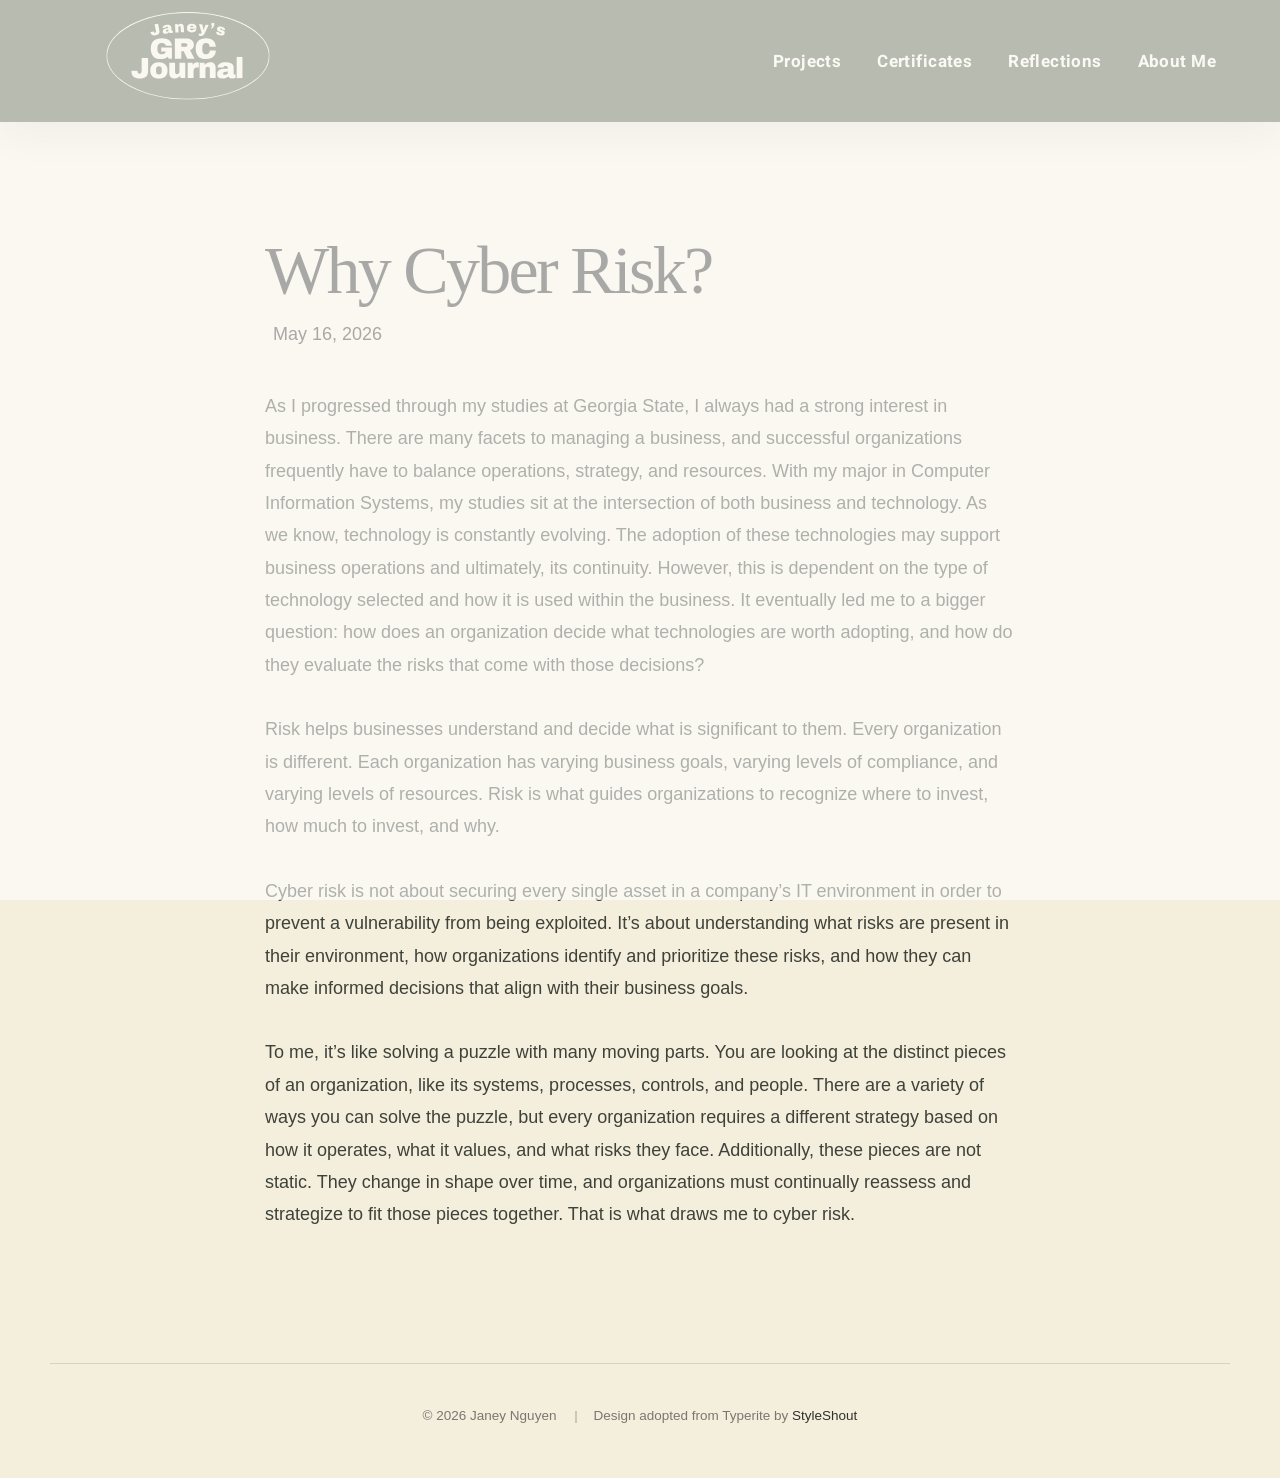
<file: why-cyber-risk.html>
<!DOCTYPE html>
<html class="no-js" lang="en">
<head>

    <!--- basic page needs
    ================================================== -->
    <meta charset="utf-8">
    <title>Why Cyber Risk?</title>
    <meta name="description" content="Journal documenting my learning in cyber risk and professional development">
    <meta name="author" content="Janey Nguyen">

    <!-- mobile specific metas
    ================================================== -->
    <meta name="viewport" content="width=device-width, initial-scale=1">

    <!-- CSS
    ================================================== -->
    <link rel="stylesheet" href="css/base.css">
    <link rel="stylesheet" href="css/vendor.css">
    <link rel="stylesheet" href="css/main.css">
    <link rel="stylesheet" href="css/modern.css?v=20260621">

    <!-- script
    ================================================== -->
    <script src="js/modernizr.js"></script>

    <!-- favicons
    ================================================== -->
    <link rel="apple-touch-icon" sizes="180x180" href="apple-touch-icon.png">
    <link rel="icon" type="image/png" sizes="32x32" href="favicon-32x32.png">
    <link rel="icon" type="image/png" sizes="16x16" href="favicon-16x16.png">
    <link rel="manifest" href="site.webmanifest">

</head>

<body class="ss-bg-white">

    <!-- preloader
    ================================================== -->
    <div id="preloader">
        <div id="loader" class="dots-fade">
            <div></div>
            <div></div>
            <div></div>
        </div>
    </div>

    <div id="top" class="s-wrap site-wrapper">

        <!-- site header
        ================================================== -->
        <header class="s-header header">

            <div class="header__top">
                <div class="header__logo">
                    <a class="site-logo" href="index.html">
                        <img src="images/logo.svg" alt="Homepage">
                    </a>
                </div>
            </div> <!-- end header__top -->

            <nav class="header__nav-wrap">

                <ul class="header__nav">
                    <li><a href="projects.html">Projects</a></li>
                    <li><a href="certificates.html">Certificates</a></li>
                    <li><a href="reflections.html">Reflections</a></li>
                    <li><a href="about-me.html" title="">About Me</a></li>
                </ul> <!-- end header__nav -->

                <ul class="header__social">
                    <li class="ss-linkedin">
                        <a href="https://www.linkedin.com/in/janey-nguyen/">
                            <span class="screen-reader-text">LinkedIn</span>
                        </a>
                    </li>

                    <li class="ss-github">
                        <a href="https://github.com/janeynguyen">
                            <span class="screen-reader-text">GitHub</span>
                        </a>
                    </li>
                </ul>

            </nav> <!-- end header__nav-wrap -->

            <!-- menu toggle -->
            <a href="#0" class="header__menu-toggle">
                <span>Menu</span>
            </a>

        </header> <!-- end s-header -->


        <!-- search
        ================================================== -->
        <div class="s-search">

            <div class="search-block">
    
                <form role="search" method="get" class="search-form" action="#">
                    <label>
                        <span class="hide-content">Search for:</span>
                        <input type="search" class="search-field" placeholder="Type Keywords" value="" name="s" title="Search for:" autocomplete="off">
                    </label>
                    <input type="submit" class="search-submit" value="Search">
                </form>
    
                <a href="#0" title="Close Search" class="search-close">Close</a>
    
            </div>  <!-- end search-block -->

            <!-- search modal trigger -->
            <a href="#0" class="search-trigger">
                <svg xmlns="http://www.w3.org/2000/svg" width="24" height="24" viewBox="0 0 24 24" style="fill:rgba(0, 0, 0, 1);transform:;-ms-filter:"><path d="M10,18c1.846,0,3.543-0.635,4.897-1.688l4.396,4.396l1.414-1.414l-4.396-4.396C17.365,13.543,18,11.846,18,10 c0-4.411-3.589-8-8-8s-8,3.589-8,8S5.589,18,10,18z M10,4c3.309,0,6,2.691,6,6s-2.691,6-6,6s-6-2.691-6-6S6.691,4,10,4z"></path></svg>
                <span>Search</span>
            </a>
            <span class="search-line"></span>

        </div> <!-- end s-search -->


        <!-- site content
        ================================================== -->
        <div class="s-content content">
            <main class="row content__page">
                
                <article class="column large-full entry format-standard">

                    <div class="content__page-header entry__header">
                        <h1 class="display-1 entry__title">
                        Why Cyber Risk?
                        </h1>
                        <ul class="entry__header-meta">
                            <li class="date">May 16, 2026</li>
                        </ul>
                    </div> <!-- end entry__header -->

                    <div class="entry__content">

                        <p>
                        As I progressed through my studies at Georgia State, I always had a strong interest in business. There are many facets to
                        managing a business, and successful organizations frequently have to balance operations, strategy, and resources. With my
                        major in Computer Information Systems, my studies sit at the intersection of both business and technology. As we know,
                        technology is constantly evolving. The adoption of these technologies may support business operations and ultimately, its
                        continuity. However, this is dependent on the type of technology selected and how it is used within the business. It
                        eventually led me to a bigger question: how does an organization decide what technologies are worth adopting, and how do they
                        evaluate the risks that come with those decisions?
                        </p>

                        <p>
                        Risk helps businesses understand and decide what is significant to them. Every organization is different. Each organization
                        has varying business goals, varying levels of compliance, and varying levels of resources. Risk is what guides organizations
                        to recognize where to invest, how much to invest, and why.
                        </p>

                        <p>
                        Cyber risk is not about securing every single asset in a company’s IT environment in order to prevent a vulnerability
                        from being exploited. It’s about understanding what risks are present in their environment, how organizations identify and
                        prioritize these risks, and how they can make informed decisions that align with their business goals.
                        </p>

                        <p>
                        To me, it’s like solving a puzzle with many moving parts. You are looking at the distinct pieces of an organization, like its
                        systems, processes, controls, and people. There are a variety of ways you can solve the puzzle, but every organization requires
                        a different strategy based on how it operates, what it values, and what risks they face. Additionally, these pieces are not
                        static. They change in shape over time, and organizations must continually reassess and strategize to fit those pieces
                        together. That is what draws me to cyber risk.
                        </p>
                    </div> <!-- end entry content -->

                </article> <!-- end column large-full entry -->
            </main> <!-- end content__page -->
        </div> <!-- end s-content -->


        <!-- footer
        ================================================== -->
        <footer class="s-footer footer">
            <div class="row align-center">
                <div class="column large-full footer__content">
                    <div class="footer__copyright">
                        <span>© 2026 Janey Nguyen </span> 
                        <span>Design adopted from Typerite by <a href="https://www.styleshout.com/">StyleShout</a></span>
                    </div>
                </div>
            </div>

            <div class="go-top">
                <a class="smoothscroll" title="Back to Top" href="#top"></a>
            </div>
        </footer>

    </div> <!-- end s-wrap -->


    <!-- Java Script
    ================================================== -->
    <script src="js/jquery-3.2.1.min.js"></script>
    <script src="js/plugins.js"></script>
    <script src="js/main.js"></script>

</body>
</file>
<file: css/base.css>
/* =================================================================== 
 *
 *  Typerite Base Stylesheet
 *  Template Ver. 1.1.0
 *  03-15-2021
 *  ------------------------------------------------------------------
 *
 *  TOC:
 *  # imports 
 *  # normalize
 *  # basic/base setup styles
 *      ## Media
 *      ## Typography resets 
 *      ## links
 *      ## inputs
 *  # grid
 *      ## medium screen devices
 *      ## tablets
 *      ## mobile devices
 *      ## small mobile devices
 *  # block grids
 *      ## block grids - medium screen devices
 *      ## block grids - tablets
 *      ## block grids - mobile devices
 *      ## block grids - small mobile devices
 *  # MISC
 *
 * =================================================================== */


/* ===================================================================
 * # imports 
 *
 * ------------------------------------------------------------------- */
@import url("https://fonts.googleapis.com/css?family=Heebo:300,400,500,600,700|Lora:400,400i,700,700i|IBM+Plex+Sans:300,400,400i,600,700,900");


/* ==========================================================================
 * # normalize
 * normalize.css v8.0.1 | MIT License |
 * github.com/necolas/normalize.css
 *
 * -------------------------------------------------------------------------- */

/* ------------------------------------------------------------------- 
 * ## document
 * ------------------------------------------------------------------- */
/* 1. Correct the line height in all browsers.
 * 2. Prevent adjustments of font size after orientation changes in iOS.*/
html {
    line-height              : 1.15;
    /* 1 */
    -webkit-text-size-adjust : 100%;
    /* 2 */
}

/* ------------------------------------------------------------------- 
 * ## sections
 * ------------------------------------------------------------------- */
/* Remove the margin in all browsers. */
body {
    margin : 0;
}

/* Render the `main` element consistently in IE. */
main {
    display : block;
}

/* Correct the font size and margin on `h1` elements within `section` and
 * `article` contexts in Chrome, Firefox, and Safari. */
h1 {
    font-size : 2em;
    margin    : 0.67em 0;
}

/* ------------------------------------------------------------------- 
 * ## grouping
 * ------------------------------------------------------------------- */
/* 1. Add the correct box sizing in Firefox.
 * 2. Show the overflow in Edge and IE. */
hr {
    box-sizing : content-box;
    /* 1 */
    height     : 0;
    /* 1 */
    overflow   : visible;
    /* 2 */
}

/* 1. Correct the inheritance and scaling of font size in all browsers.
 * 2. Correct the odd `em` font sizing in all browsers. */
pre {
    font-family : monospace, monospace;
    /* 1 */
    font-size   : 1em;
    /* 2 */
}

/* ------------------------------------------------------------------- 
 * ## text-level semantics
 * ------------------------------------------------------------------- */
/* Remove the gray background on active links in IE 10. */
a {
    background-color : transparent;
}

/* 1. Remove the bottom border in Chrome 57-
 * 2. Add the correct text decoration in Chrome, Edge, IE, Opera, and Safari. */
abbr[title] {
    border-bottom   : none;
    /* 1 */
    text-decoration : underline;
    /* 2 */
    text-decoration : underline dotted;
    /* 2 */
}

/* Add the correct font weight in Chrome, Edge, and Safari. */
b,
strong {
    font-weight : bolder;
}

/* 1. Correct the inheritance and scaling of font size in all browsers.
 * 2. Correct the odd `em` font sizing in all browsers. */
code,
kbd,
samp {
    font-family : monospace, monospace;
    /* 1 */
    font-size   : 1em;
    /* 2 */
}

/* Add the correct font size in all browsers. */
small {
    font-size : 80%;
}

/* Prevent `sub` and `sup` elements from affecting the line height in
 * all browsers. */
sub,
sup {
    font-size      : 75%;
    line-height    : 0;
    position       : relative;
    vertical-align : baseline;
}

sub {
    bottom : -0.25em;
}

sup {
    top : -0.5em;
}

/* ------------------------------------------------------------------- 
 * ## embedded content
 * ------------------------------------------------------------------- */
/* Remove the border on images inside links in IE 10. */
img {
    border-style : none;
}

/* ------------------------------------------------------------------- 
 * ## forms
 * ------------------------------------------------------------------- */
/* 1. Change the font styles in all browsers.
 * 2. Remove the margin in Firefox and Safari. */
button,
input,
optgroup,
select,
textarea {
    font-family : inherit;
    /* 1 */
    font-size   : 100%;
    /* 1 */
    line-height : 1.15;
    /* 1 */
    margin      : 0;
    /* 2 */
}

/* Show the overflow in IE.
 * 1. Show the overflow in Edge. */
button,
input {
    /* 1 */
    overflow : visible;
}

/* Remove the inheritance of text transform in Edge, Firefox, and IE.
 * 1. Remove the inheritance of text transform in Firefox. */
button,
select {
    /* 1 */
    text-transform : none;
}

/* Correct the inability to style clickable types in iOS and Safari. */
button,
[type="button"],
[type="reset"],
[type="submit"] {
    -webkit-appearance : button;
}

/* Remove the inner border and padding in Firefox. */
button::-moz-focus-inner,
[type="button"]::-moz-focus-inner,
[type="reset"]::-moz-focus-inner,
[type="submit"]::-moz-focus-inner {
    border-style : none;
    padding      : 0;
}

/* Restore the focus styles unset by the previous rule. */
button:-moz-focusring,
[type="button"]:-moz-focusring,
[type="reset"]:-moz-focusring,
[type="submit"]:-moz-focusring {
    outline : 1px dotted ButtonText;
}

/* Correct the padding in Firefox. */
fieldset {
    padding : 0.35em 0.75em 0.625em;
}

/* 1. Correct the text wrapping in Edge and IE.
 * 2. Correct the color inheritance from `fieldset` elements in IE.
 * 3. Remove the padding so developers are not caught out when they zero out
 *    `fieldset` elements in all browsers. */
legend {
    box-sizing  : border-box;
    /* 1 */
    color       : inherit;
    /* 2 */
    display     : table;
    /* 1 */
    max-width   : 100%;
    /* 1 */
    padding     : 0;
    /* 3 */
    white-space : normal;
    /* 1 */
}

/* Add the correct vertical alignment in Chrome, Firefox, and Opera. */
progress {
    vertical-align : baseline;
}

/* Remove the default vertical scrollbar in IE 10+. */
textarea {
    overflow : auto;
}

/* 1. Add the correct box sizing in IE 10.
 * 2. Remove the padding in IE 10. */
[type="checkbox"],
[type="radio"] {
    box-sizing : border-box;
    /* 1 */
    padding    : 0;
    /* 2 */
}

/* Correct the cursor style of increment and decrement buttons in Chrome. */
[type="number"]::-webkit-inner-spin-button,
[type="number"]::-webkit-outer-spin-button {
    height : auto;
}

/* 1. Correct the odd appearance in Chrome and Safari.
 * 2. Correct the outline style in Safari. */
[type="search"] {
    -webkit-appearance : textfield;
    /* 1 */
    outline-offset     : -2px;
    /* 2 */
}

/* Remove the inner padding in Chrome and Safari on macOS. */
[type="search"]::-webkit-search-decoration {
    -webkit-appearance : none;
}

/* 1. Correct the inability to style clickable types in iOS and Safari.
 * 2. Change font properties to `inherit` in Safari. */
::-webkit-file-upload-button {
    -webkit-appearance : button;
    /* 1 */
    font               : inherit;
    /* 2 */
}

/* ------------------------------------------------------------------- 
 * ## interactive
 * ------------------------------------------------------------------- */
/* Add the correct display in Edge, IE 10+, and Firefox. */
details {
    display : block;
}

/* Add the correct display in all browsers. */
summary {
    display : list-item;
}

/* ------------------------------------------------------------------- 
 * ## misc
 * ------------------------------------------------------------------- */
/* Add the correct display in IE 10+. */
template {
    display : none;
}

/* Add the correct display in IE 10. */
[hidden] {
    display : none;
}


/* ===================================================================
 * # basic/base setup styles
 *
 * ------------------------------------------------------------------- */
html {
    font-size  : 62.5%;
    box-sizing : border-box;
}

*,
*::before,
*::after {
    box-sizing : inherit;
}

body {
    font-weight                : normal;
    line-height                : 1;
    word-wrap                  : break-word;
    -moz-font-smoothing        : grayscale;
    -moz-osx-font-smoothing    : grayscale;
    -webkit-font-smoothing     : antialiased;
    -webkit-overflow-scrolling : touch;
    -webkit-text-size-adjust   : none;
}

/* ------------------------------------------------------------------- 
 * ## Media
 * ------------------------------------------------------------------- */
svg,
img,
video embed,
iframe,
object {
    max-width : 100%;
    height    : auto;
}

/* ------------------------------------------------------------------- 
 * ## Typography resets 
 * ------------------------------------------------------------------- */
div,
dl,
dt,
dd,
ul,
ol,
li,
h1,
h2,
h3,
h4,
h5,
h6,
pre,
form,
p,
blockquote,
th,
td {
    margin  : 0;
    padding : 0;
}

p {
    font-size      : inherit;
    text-rendering : optimizeLegibility;
}

em,
i {
    font-style  : italic;
    line-height : inherit;
}

strong,
b {
    font-weight : bold;
    line-height : inherit;
}

small {
    font-size   : 60%;
    line-height : inherit;
}

ol,
ul {
    list-style : none;
}

li {
    display : block;
}

/* ------------------------------------------------------------------- 
 * ## links
 * ------------------------------------------------------------------- */
a {
    text-decoration : none;
    line-height     : inherit;
}

a img {
    border : none;
}

/* ------------------------------------------------------------------- 
 * ## inputs
 * ------------------------------------------------------------------- */
fieldset {
    margin  : 0;
    padding : 0;
}

input[type="email"],
input[type="number"],
input[type="search"],
input[type="text"],
input[type="tel"],
input[type="url"],
input[type="password"],
textarea {
    -webkit-appearance : none;
    -moz-appearance    : none;
    appearance         : none;
}


/* ===================================================================
 * # grid v2.0.1
 *
 *   -----------------------------------------------------------------
 * - Grid breakpoints are based on MAXIMUM WIDTH media queries, 
 *   meaning they apply to that one breakpoint and ALL THOSE BELOW IT.
 * - Grid columns without a specified width will automatically layout 
 *   as equal width columns.
 * ------------------------------------------------------------------- */

/* rows
 * ------------------------------------- */
.row {
    width             : 89%;
    max-width         : 1200px;
    margin            : 0 auto;
    display           : -ms-flexbox;
    display           : -webkit-flex;
    display           : flex;
    -webkit-flex-flow : row wrap;
    -ms-flex-flow     : row wrap;
    flex-flow         : row wrap;
}

.row .row {
    width        : auto;
    max-width    : none;
    margin-left  : -20px;
    margin-right : -20px;
}

/* columns
 * -------------------------------------- */
.column {
    -webkit-flex : 1 1 0%;
    -ms-flex     : 1 1 0%;
    flex         : 1 1 0%;
    padding      : 0 20px;
}

.collapse>.column,
.column.collapse {
    padding : 0;
}

/* flex row containers utility classes
 * ----------------------------------------- */
.row.row-wrap {
    -webkit-flex-wrap : wrap;
    -ms-flex-wrap     : wrap;
    flex-wrap         : wrap;
}

.row.row-nowrap {
    -webkit-flex-wrap : nowrap;
    -ms-flex-wrap     : none;
    flex-wrap         : nowrap;
}

.row.row-top {
    -webkit-align-items : flex-start;
    -ms-flex-align      : start;
    align-items         : flex-start;
}

.row.row-bottom {
    -webkit-align-items : flex-end;
    -ms-flex-align      : end;
    align-items         : flex-end;
}

.row.row-center {
    -webkit-align-items : center;
    -ms-flex-align      : center;
    align-items         : center;
}

.row.row-stretch {
    -webkit-align-items : stretch;
    -ms-flex-align      : stretch;
    align-items         : stretch;
}

.row.row-baseline {
    -webkit-align-items : baseline;
    -ms-flex-align      : baseline;
    align-items         : baseline;
}

/* flex item utility alignment classes
 * ----------------------------------------- */
.align-center {
    margin              : auto;
    -webkit-align-self  : center;
    -ms-flex-item-align : center;
    align-self          : center;
}

.align-left {
    margin-right        : auto;
    -webkit-align-self  : center;
    -ms-flex-item-align : center;
    align-self          : center;
}

.align-right {
    margin-left         : auto;
    -webkit-align-self  : center;
    -ms-flex-item-align : center;
    align-self          : center;
}

.align-x-center {
    margin-right : auto;
    margin-left  : auto;
}

.align-x-left {
    margin-right : auto;
}

.align-x-right {
    margin-left : auto;
}

.align-y-center {
    -webkit-align-self  : center;
    -ms-flex-item-align : center;
    align-self          : center;
}

.align-y-top {
    -webkit-align-self  : flex-start;
    -ms-flex-item-align : start;
    align-self          : flex-start;
}

.align-y-bottom {
    -webkit-align-self  : flex-end;
    -ms-flex-item-align : end;
    align-self          : flex-end;
}

/* large screen column widths 
 * -------------------------------------- */
.large-1 {
    -webkit-flex : 0 0 8.33333%;
    -ms-flex     : 0 0 8.33333%;
    flex         : 0 0 8.33333%;
    max-width    : 8.33333%;
}

.large-2 {
    -webkit-flex : 0 0 16.66667%;
    -ms-flex     : 0 0 16.66667%;
    flex         : 0 0 16.66667%;
    max-width    : 16.66667%;
}

.large-3 {
    -webkit-flex : 0 0 25%;
    -ms-flex     : 0 0 25%;
    flex         : 0 0 25%;
    max-width    : 25%;
}

.large-4 {
    -webkit-flex : 0 0 33.33333%;
    -ms-flex     : 0 0 33.33333%;
    flex         : 0 0 33.33333%;
    max-width    : 33.33333%;
}

.large-5 {
    -webkit-flex : 0 0 41.66667%;
    -ms-flex     : 0 0 41.66667%;
    flex         : 0 0 41.66667%;
    max-width    : 41.66667%;
}

.large-6,
.large-half {
    -webkit-flex : 0 0 50%;
    -ms-flex     : 0 0 50%;
    flex         : 0 0 50%;
    max-width    : 50%;
}

.large-7 {
    -webkit-flex : 0 0 58.33333%;
    -ms-flex     : 0 0 58.33333%;
    flex         : 0 0 58.33333%;
    max-width    : 58.33333%;
}

.large-8 {
    -webkit-flex : 0 0 66.66667%;
    -ms-flex     : 0 0 66.66667%;
    flex         : 0 0 66.66667%;
    max-width    : 66.66667%;
}

.large-9 {
    -webkit-flex : 0 0 75%;
    -ms-flex     : 0 0 75%;
    flex         : 0 0 75%;
    max-width    : 75%;
}

.large-10 {
    -webkit-flex : 0 0 83.33333%;
    -ms-flex     : 0 0 83.33333%;
    flex         : 0 0 83.33333%;
    max-width    : 83.33333%;
}

.large-11 {
    -webkit-flex : 0 0 91.66667%;
    -ms-flex     : 0 0 91.66667%;
    flex         : 0 0 91.66667%;
    max-width    : 91.66667%;
}

.large-12,
.large-full {
    -webkit-flex : 0 0 100%;
    -ms-flex     : 0 0 100%;
    flex         : 0 0 100%;
    max-width    : 100%;
}

/* ------------------------------------------------------------------- 
 * ## medium screen devices
 * ------------------------------------------------------------------- */
@media screen and (max-width: 1200px) {
    .row .row {
        margin-left  : -16px;
        margin-right : -16px;
    }

    .column {
        padding : 0 16px;
    }

    .medium-1 {
        -webkit-flex : 0 0 8.33333%;
        -ms-flex     : 0 0 8.33333%;
        flex         : 0 0 8.33333%;
        max-width    : 8.33333%;
    }

    .medium-2 {
        -webkit-flex : 0 0 16.66667%;
        -ms-flex     : 0 0 16.66667%;
        flex         : 0 0 16.66667%;
        max-width    : 16.66667%;
    }

    .medium-3 {
        -webkit-flex : 0 0 25%;
        -ms-flex     : 0 0 25%;
        flex         : 0 0 25%;
        max-width    : 25%;
    }

    .medium-4 {
        -webkit-flex : 0 0 33.33333%;
        -ms-flex     : 0 0 33.33333%;
        flex         : 0 0 33.33333%;
        max-width    : 33.33333%;
    }

    .medium-5 {
        -webkit-flex : 0 0 41.66667%;
        -ms-flex     : 0 0 41.66667%;
        flex         : 0 0 41.66667%;
        max-width    : 41.66667%;
    }

    .medium-6,
    .medium-half {
        -webkit-flex : 0 0 50%;
        -ms-flex     : 0 0 50%;
        flex         : 0 0 50%;
        max-width    : 50%;
    }

    .medium-7 {
        -webkit-flex : 0 0 58.33333%;
        -ms-flex     : 0 0 58.33333%;
        flex         : 0 0 58.33333%;
        max-width    : 58.33333%;
    }

    .medium-8 {
        -webkit-flex : 0 0 66.66667%;
        -ms-flex     : 0 0 66.66667%;
        flex         : 0 0 66.66667%;
        max-width    : 66.66667%;
    }

    .medium-9 {
        -webkit-flex : 0 0 75%;
        -ms-flex     : 0 0 75%;
        flex         : 0 0 75%;
        max-width    : 75%;
    }

    .medium-10 {
        -webkit-flex : 0 0 83.33333%;
        -ms-flex     : 0 0 83.33333%;
        flex         : 0 0 83.33333%;
        max-width    : 83.33333%;
    }

    .medium-11 {
        -webkit-flex : 0 0 91.66667%;
        -ms-flex     : 0 0 91.66667%;
        flex         : 0 0 91.66667%;
        max-width    : 91.66667%;
    }

    .medium-12,
    .medium-full {
        -webkit-flex : 0 0 100%;
        -ms-flex     : 0 0 100%;
        flex         : 0 0 100%;
        max-width    : 100%;
    }
}

/* ------------------------------------------------------------------- 
 * ## tablets
 * ------------------------------------------------------------------- */
@media screen and (max-width: 800px) {
    .tab-1 {
        -webkit-flex : 0 0 8.33333%;
        -ms-flex     : 0 0 8.33333%;
        flex         : 0 0 8.33333%;
        max-width    : 8.33333%;
    }

    .tab-2 {
        -webkit-flex : 0 0 16.66667%;
        -ms-flex     : 0 0 16.66667%;
        flex         : 0 0 16.66667%;
        max-width    : 16.66667%;
    }

    .tab-3 {
        -webkit-flex : 0 0 25%;
        -ms-flex     : 0 0 25%;
        flex         : 0 0 25%;
        max-width    : 25%;
    }

    .tab-4 {
        -webkit-flex : 0 0 33.33333%;
        -ms-flex     : 0 0 33.33333%;
        flex         : 0 0 33.33333%;
        max-width    : 33.33333%;
    }

    .tab-5 {
        -webkit-flex : 0 0 41.66667%;
        -ms-flex     : 0 0 41.66667%;
        flex         : 0 0 41.66667%;
        max-width    : 41.66667%;
    }

    .tab-6,
    .tab-half {
        -webkit-flex : 0 0 50%;
        -ms-flex     : 0 0 50%;
        flex         : 0 0 50%;
        max-width    : 50%;
    }

    .tab-7 {
        -webkit-flex : 0 0 58.33333%;
        -ms-flex     : 0 0 58.33333%;
        flex         : 0 0 58.33333%;
        max-width    : 58.33333%;
    }

    .tab-8 {
        -webkit-flex : 0 0 66.66667%;
        -ms-flex     : 0 0 66.66667%;
        flex         : 0 0 66.66667%;
        max-width    : 66.66667%;
    }

    .tab-9 {
        -webkit-flex : 0 0 75%;
        -ms-flex     : 0 0 75%;
        flex         : 0 0 75%;
        max-width    : 75%;
    }

    .tab-10 {
        -webkit-flex : 0 0 83.33333%;
        -ms-flex     : 0 0 83.33333%;
        flex         : 0 0 83.33333%;
        max-width    : 83.33333%;
    }

    .tab-11 {
        -webkit-flex : 0 0 91.66667%;
        -ms-flex     : 0 0 91.66667%;
        flex         : 0 0 91.66667%;
        max-width    : 91.66667%;
    }

    .tab-12,
    .tab-full {
        -webkit-flex : 0 0 100%;
        -ms-flex     : 0 0 100%;
        flex         : 0 0 100%;
        max-width    : 100%;
    }

    .hide-on-tablet {
        display : none;
    }
}

/* ------------------------------------------------------------------- 
 * ## mobile devices 
 * ------------------------------------------------------------------- */
@media screen and (max-width: 600px) {
    .row {
        width         : 100%;
        padding-left  : 25px;
        padding-right : 25px;
    }

    .row .row {
        margin-left   : -10px;
        margin-right  : -10px;
        padding-left  : 0;
        padding-right : 0;
    }

    .column {
        padding : 0 10px;
    }

    .mob-1 {
        -webkit-flex : 0 0 8.33333%;
        -ms-flex     : 0 0 8.33333%;
        flex         : 0 0 8.33333%;
        max-width    : 8.33333%;
    }

    .mob-2 {
        -webkit-flex : 0 0 16.66667%;
        -ms-flex     : 0 0 16.66667%;
        flex         : 0 0 16.66667%;
        max-width    : 16.66667%;
    }

    .mob-3 {
        -webkit-flex : 0 0 25%;
        -ms-flex     : 0 0 25%;
        flex         : 0 0 25%;
        max-width    : 25%;
    }

    .mob-4 {
        -webkit-flex : 0 0 33.33333%;
        -ms-flex     : 0 0 33.33333%;
        flex         : 0 0 33.33333%;
        max-width    : 33.33333%;
    }

    .mob-5 {
        -webkit-flex : 0 0 41.66667%;
        -ms-flex     : 0 0 41.66667%;
        flex         : 0 0 41.66667%;
        max-width    : 41.66667%;
    }

    .mob-6,
    .mob-half {
        -webkit-flex : 0 0 50%;
        -ms-flex     : 0 0 50%;
        flex         : 0 0 50%;
        max-width    : 50%;
    }

    .mob-7 {
        -webkit-flex : 0 0 58.33333%;
        -ms-flex     : 0 0 58.33333%;
        flex         : 0 0 58.33333%;
        max-width    : 58.33333%;
    }

    .mob-8 {
        -webkit-flex : 0 0 66.66667%;
        -ms-flex     : 0 0 66.66667%;
        flex         : 0 0 66.66667%;
        max-width    : 66.66667%;
    }

    .mob-9 {
        -webkit-flex : 0 0 75%;
        -ms-flex     : 0 0 75%;
        flex         : 0 0 75%;
        max-width    : 75%;
    }

    .mob-10 {
        -webkit-flex : 0 0 83.33333%;
        -ms-flex     : 0 0 83.33333%;
        flex         : 0 0 83.33333%;
        max-width    : 83.33333%;
    }

    .mob-11 {
        -webkit-flex : 0 0 91.66667%;
        -ms-flex     : 0 0 91.66667%;
        flex         : 0 0 91.66667%;
        max-width    : 91.66667%;
    }

    .mob-12,
    .mob-full {
        -webkit-flex : 0 0 100%;
        -ms-flex     : 0 0 100%;
        flex         : 0 0 100%;
        max-width    : 100%;
    }

    .hide-on-mobile {
        display : none;
    }
}

/* ------------------------------------------------------------------- 
 * ## small mobile devices <= 400px
 * ------------------------------------------------------------------- */
@media screen and (max-width: 400px) {
    .row {
        padding-left  : 22px;
        padding-right : 22px;
    }

    .row .row {
        margin-left  : 0;
        margin-right : 0;
    }

    .column {
        -webkit-flex : 0 0 100%;
        -ms-flex     : 0 0 100%;
        flex         : 0 0 100%;
        max-width    : 100%;
        width        : 100%;
        margin-left  : 0;
        margin-right : 0;
        padding      : 0;
    }
}


/* ===================================================================
 * # block grids
 *
 * -------------------------------------------------------------------
 * Equally-sized columns define at parent/row level.
 * ------------------------------------------------------------------- */
.block-large-1-8>.column {
    -webkit-flex : 0 0 12.5%;
    -ms-flex     : 0 0 12.5%;
    flex         : 0 0 12.5%;
    max-width    : 12.5%;
}

.block-large-1-6>.column {
    -webkit-flex : 0 0 16.66667%;
    -ms-flex     : 0 0 16.66667%;
    flex         : 0 0 16.66667%;
    max-width    : 16.66667%;
}

.block-large-1-5>.column {
    -webkit-flex : 0 0 20%;
    -ms-flex     : 0 0 20%;
    flex         : 0 0 20%;
    max-width    : 20%;
}

.block-large-1-4>.column {
    -webkit-flex : 0 0 25%;
    -ms-flex     : 0 0 25%;
    flex         : 0 0 25%;
    max-width    : 25%;
}

.block-large-1-3>.column {
    -webkit-flex : 0 0 33.33333%;
    -ms-flex     : 0 0 33.33333%;
    flex         : 0 0 33.33333%;
    max-width    : 33.33333%;
}

.block-large-1-2>.column {
    -webkit-flex : 0 0 50%;
    -ms-flex     : 0 0 50%;
    flex         : 0 0 50%;
    max-width    : 50%;
}

.block-large-full>.column {
    -webkit-flex : 0 0 100%;
    -ms-flex     : 0 0 100%;
    flex         : 0 0 100%;
    max-width    : 100%;
}

/* ------------------------------------------------------------------- 
 * ## block grids - medium screen devices
 * ------------------------------------------------------------------- */
@media screen and (max-width: 1200px) {
    .block-medium-1-8>.column {
        -webkit-flex : 0 0 12.5%;
        -ms-flex     : 0 0 12.5%;
        flex         : 0 0 12.5%;
        max-width    : 12.5%;
    }

    .block-medium-1-6>.column {
        -webkit-flex : 0 0 16.66667%;
        -ms-flex     : 0 0 16.66667%;
        flex         : 0 0 16.66667%;
        max-width    : 16.66667%;
    }

    .block-medium-1-5>.column {
        -webkit-flex : 0 0 20%;
        -ms-flex     : 0 0 20%;
        flex         : 0 0 20%;
        max-width    : 20%;
    }

    .block-medium-1-4>.column {
        -webkit-flex : 0 0 25%;
        -ms-flex     : 0 0 25%;
        flex         : 0 0 25%;
        max-width    : 25%;
    }

    .block-medium-1-3>.column {
        -webkit-flex : 0 0 33.33333%;
        -ms-flex     : 0 0 33.33333%;
        flex         : 0 0 33.33333%;
        max-width    : 33.33333%;
    }

    .block-medium-1-2>.column {
        -webkit-flex : 0 0 50%;
        -ms-flex     : 0 0 50%;
        flex         : 0 0 50%;
        max-width    : 50%;
    }

    .block-medium-full>.column {
        -webkit-flex : 0 0 100%;
        -ms-flex     : 0 0 100%;
        flex         : 0 0 100%;
        max-width    : 100%;
    }
}

/* ------------------------------------------------------------------- 
 * ## block grids - tablets
 * ------------------------------------------------------------------- */
@media screen and (max-width: 800px) {
    .block-tab-1-8>.column {
        -webkit-flex : 0 0 12.5%;
        -ms-flex     : 0 0 12.5%;
        flex         : 0 0 12.5%;
        max-width    : 12.5%;
    }

    .block-tab-1-6>.column {
        -webkit-flex : 0 0 16.66667%;
        -ms-flex     : 0 0 16.66667%;
        flex         : 0 0 16.66667%;
        max-width    : 16.66667%;
    }

    .block-tab-1-5>.column {
        -webkit-flex : 0 0 20%;
        -ms-flex     : 0 0 20%;
        flex         : 0 0 20%;
        max-width    : 20%;
    }

    .block-tab-1-4>.column {
        -webkit-flex : 0 0 25%;
        -ms-flex     : 0 0 25%;
        flex         : 0 0 25%;
        max-width    : 25%;
    }

    .block-tab-1-3>.column {
        -webkit-flex : 0 0 33.33333%;
        -ms-flex     : 0 0 33.33333%;
        flex         : 0 0 33.33333%;
        max-width    : 33.33333%;
    }

    .block-tab-1-2>.column {
        -webkit-flex : 0 0 50%;
        -ms-flex     : 0 0 50%;
        flex         : 0 0 50%;
        max-width    : 50%;
    }

    .block-tab-full>.column {
        -webkit-flex : 0 0 100%;
        -ms-flex     : 0 0 100%;
        flex         : 0 0 100%;
        max-width    : 100%;
    }
}

/* ------------------------------------------------------------------- 
 * ## block grids - mobile devices
 * ------------------------------------------------------------------- */
@media screen and (max-width: 600px) {
    .block-mob-1-8>.column {
        -webkit-flex : 0 0 12.5%;
        -ms-flex     : 0 0 12.5%;
        flex         : 0 0 12.5%;
        max-width    : 12.5%;
    }

    .block-mob-1-6>.column {
        -webkit-flex : 0 0 16.66667%;
        -ms-flex     : 0 0 16.66667%;
        flex         : 0 0 16.66667%;
        max-width    : 16.66667%;
    }

    .block-mob-1-5>.column {
        -webkit-flex : 0 0 20%;
        -ms-flex     : 0 0 20%;
        flex         : 0 0 20%;
        max-width    : 20%;
    }

    .block-mob-1-4>.column {
        -webkit-flex : 0 0 25%;
        -ms-flex     : 0 0 25%;
        flex         : 0 0 25%;
        max-width    : 25%;
    }

    .block-mob-1-3>.column {
        -webkit-flex : 0 0 33.33333%;
        -ms-flex     : 0 0 33.33333%;
        flex         : 0 0 33.33333%;
        max-width    : 33.33333%;
    }

    .block-mob-1-2>.column {
        -webkit-flex : 0 0 50%;
        -ms-flex     : 0 0 50%;
        flex         : 0 0 50%;
        max-width    : 50%;
    }

    .block-mob-full>.column {
        -webkit-flex : 0 0 100%;
        -ms-flex     : 0 0 100%;
        flex         : 0 0 100%;
        max-width    : 100%;
    }
}

/* ------------------------------------------------------------------- 
 * ## block grids - small mobile devices <= 400px
 * ------------------------------------------------------------------- */
@media screen and (max-width: 400px) {
    .stack>.column {
        -webkit-flex : 0 0 100%;
        -ms-flex     : 0 0 100%;
        flex         : 0 0 100%;
        max-width    : 100%;
        width        : 100%;
        margin-left  : 0;
        margin-right : 0;
        padding      : 0;
    }
}


/* ===================================================================
 * # MISC
 *
 * ------------------------------------------------------------------- */
.group:after {
    content : "";
    display : table;
    clear   : both;
}

/* misc helper classes
 * -------------------------------------- */
.is-hidden {
    display : none;
}

.is-invisible {
    visibility : hidden;
}

.antialiased {
    -webkit-font-smoothing  : antialiased;
    -moz-osx-font-smoothing : grayscale;
}

.overflow-hidden {
    overflow : hidden;
}

.remove-bottom {
    margin-bottom : 0;
}

.add-half-bottom {
    margin-bottom : 1.6rem !important;
}

.add-bottom {
    margin-bottom : 3.2rem !important;
}

.no-border {
    border : none;
}

.full-width {
    width : 100%;
}

.text-center {
    text-align : center;
}

.text-left {
    text-align : left;
}

.text-right {
    text-align : right;
}

.pull-left {
    float : left;
}

.pull-right {
    float : right;
}
</file>
<file: css/vendor.css>
/* =================================================================== 
 *
 *  Typerite Vendor/Third Party CSS
 *  Template Ver. 1.1.0
 *  03-15-2021
 *  ------------------------------------------------------------------
 *
 *  TOC:
 *  # Animate On Scroll 
 *  # Slick Slider
 *  # lity
 *  # PrismJS
 *
 * =================================================================== */


/* ===================================================================
 * # Animate On Scroll 
 * https://michalsnik.github.io/aos/
 * ------------------------------------------------------------------- */
[data-aos][data-aos][data-aos-duration='50'],
body[data-aos-duration='50'] [data-aos] {
    transition-duration : 50ms;
}

[data-aos][data-aos][data-aos-delay='50'],
body[data-aos-delay='50'] [data-aos] {
    transition-delay : 0;
}

[data-aos][data-aos][data-aos-delay='50'].aos-animate,
body[data-aos-delay='50'] [data-aos].aos-animate {
    transition-delay : 50ms;
}

[data-aos][data-aos][data-aos-duration='100'],
body[data-aos-duration='100'] [data-aos] {
    transition-duration : .1s;
}

[data-aos][data-aos][data-aos-delay='100'],
body[data-aos-delay='100'] [data-aos] {
    transition-delay : 0;
}

[data-aos][data-aos][data-aos-delay='100'].aos-animate,
body[data-aos-delay='100'] [data-aos].aos-animate {
    transition-delay : .1s;
}

[data-aos][data-aos][data-aos-duration='150'],
body[data-aos-duration='150'] [data-aos] {
    transition-duration : .15s;
}

[data-aos][data-aos][data-aos-delay='150'],
body[data-aos-delay='150'] [data-aos] {
    transition-delay : 0;
}

[data-aos][data-aos][data-aos-delay='150'].aos-animate,
body[data-aos-delay='150'] [data-aos].aos-animate {
    transition-delay : .15s;
}

[data-aos][data-aos][data-aos-duration='200'],
body[data-aos-duration='200'] [data-aos] {
    transition-duration : .2s;
}

[data-aos][data-aos][data-aos-delay='200'],
body[data-aos-delay='200'] [data-aos] {
    transition-delay : 0;
}

[data-aos][data-aos][data-aos-delay='200'].aos-animate,
body[data-aos-delay='200'] [data-aos].aos-animate {
    transition-delay : .2s;
}

[data-aos][data-aos][data-aos-duration='250'],
body[data-aos-duration='250'] [data-aos] {
    transition-duration : .25s;
}

[data-aos][data-aos][data-aos-delay='250'],
body[data-aos-delay='250'] [data-aos] {
    transition-delay : 0;
}

[data-aos][data-aos][data-aos-delay='250'].aos-animate,
body[data-aos-delay='250'] [data-aos].aos-animate {
    transition-delay : .25s;
}

[data-aos][data-aos][data-aos-duration='300'],
body[data-aos-duration='300'] [data-aos] {
    transition-duration : .3s;
}

[data-aos][data-aos][data-aos-delay='300'],
body[data-aos-delay='300'] [data-aos] {
    transition-delay : 0;
}

[data-aos][data-aos][data-aos-delay='300'].aos-animate,
body[data-aos-delay='300'] [data-aos].aos-animate {
    transition-delay : .3s;
}

[data-aos][data-aos][data-aos-duration='350'],
body[data-aos-duration='350'] [data-aos] {
    transition-duration : .35s;
}

[data-aos][data-aos][data-aos-delay='350'],
body[data-aos-delay='350'] [data-aos] {
    transition-delay : 0;
}

[data-aos][data-aos][data-aos-delay='350'].aos-animate,
body[data-aos-delay='350'] [data-aos].aos-animate {
    transition-delay : .35s;
}

[data-aos][data-aos][data-aos-duration='400'],
body[data-aos-duration='400'] [data-aos] {
    transition-duration : .4s;
}

[data-aos][data-aos][data-aos-delay='400'],
body[data-aos-delay='400'] [data-aos] {
    transition-delay : 0;
}

[data-aos][data-aos][data-aos-delay='400'].aos-animate,
body[data-aos-delay='400'] [data-aos].aos-animate {
    transition-delay : .4s;
}

[data-aos][data-aos][data-aos-duration='450'],
body[data-aos-duration='450'] [data-aos] {
    transition-duration : .45s;
}

[data-aos][data-aos][data-aos-delay='450'],
body[data-aos-delay='450'] [data-aos] {
    transition-delay : 0;
}

[data-aos][data-aos][data-aos-delay='450'].aos-animate,
body[data-aos-delay='450'] [data-aos].aos-animate {
    transition-delay : .45s;
}

[data-aos][data-aos][data-aos-duration='500'],
body[data-aos-duration='500'] [data-aos] {
    transition-duration : .5s;
}

[data-aos][data-aos][data-aos-delay='500'],
body[data-aos-delay='500'] [data-aos] {
    transition-delay : 0;
}

[data-aos][data-aos][data-aos-delay='500'].aos-animate,
body[data-aos-delay='500'] [data-aos].aos-animate {
    transition-delay : .5s;
}

[data-aos][data-aos][data-aos-duration='550'],
body[data-aos-duration='550'] [data-aos] {
    transition-duration : .55s;
}

[data-aos][data-aos][data-aos-delay='550'],
body[data-aos-delay='550'] [data-aos] {
    transition-delay : 0;
}

[data-aos][data-aos][data-aos-delay='550'].aos-animate,
body[data-aos-delay='550'] [data-aos].aos-animate {
    transition-delay : .55s;
}

[data-aos][data-aos][data-aos-duration='600'],
body[data-aos-duration='600'] [data-aos] {
    transition-duration : .6s;
}

[data-aos][data-aos][data-aos-delay='600'],
body[data-aos-delay='600'] [data-aos] {
    transition-delay : 0;
}

[data-aos][data-aos][data-aos-delay='600'].aos-animate,
body[data-aos-delay='600'] [data-aos].aos-animate {
    transition-delay : .6s;
}

[data-aos][data-aos][data-aos-duration='650'],
body[data-aos-duration='650'] [data-aos] {
    transition-duration : .65s;
}

[data-aos][data-aos][data-aos-delay='650'],
body[data-aos-delay='650'] [data-aos] {
    transition-delay : 0;
}

[data-aos][data-aos][data-aos-delay='650'].aos-animate,
body[data-aos-delay='650'] [data-aos].aos-animate {
    transition-delay : .65s;
}

[data-aos][data-aos][data-aos-duration='700'],
body[data-aos-duration='700'] [data-aos] {
    transition-duration : .7s;
}

[data-aos][data-aos][data-aos-delay='700'],
body[data-aos-delay='700'] [data-aos] {
    transition-delay : 0;
}

[data-aos][data-aos][data-aos-delay='700'].aos-animate,
body[data-aos-delay='700'] [data-aos].aos-animate {
    transition-delay : .7s;
}

[data-aos][data-aos][data-aos-duration='750'],
body[data-aos-duration='750'] [data-aos] {
    transition-duration : .75s;
}

[data-aos][data-aos][data-aos-delay='750'],
body[data-aos-delay='750'] [data-aos] {
    transition-delay : 0;
}

[data-aos][data-aos][data-aos-delay='750'].aos-animate,
body[data-aos-delay='750'] [data-aos].aos-animate {
    transition-delay : .75s;
}

[data-aos][data-aos][data-aos-duration='800'],
body[data-aos-duration='800'] [data-aos] {
    transition-duration : .8s;
}

[data-aos][data-aos][data-aos-delay='800'],
body[data-aos-delay='800'] [data-aos] {
    transition-delay : 0;
}

[data-aos][data-aos][data-aos-delay='800'].aos-animate,
body[data-aos-delay='800'] [data-aos].aos-animate {
    transition-delay : .8s;
}

[data-aos][data-aos][data-aos-duration='850'],
body[data-aos-duration='850'] [data-aos] {
    transition-duration : .85s;
}

[data-aos][data-aos][data-aos-delay='850'],
body[data-aos-delay='850'] [data-aos] {
    transition-delay : 0;
}

[data-aos][data-aos][data-aos-delay='850'].aos-animate,
body[data-aos-delay='850'] [data-aos].aos-animate {
    transition-delay : .85s;
}

[data-aos][data-aos][data-aos-duration='900'],
body[data-aos-duration='900'] [data-aos] {
    transition-duration : .9s;
}

[data-aos][data-aos][data-aos-delay='900'],
body[data-aos-delay='900'] [data-aos] {
    transition-delay : 0;
}

[data-aos][data-aos][data-aos-delay='900'].aos-animate,
body[data-aos-delay='900'] [data-aos].aos-animate {
    transition-delay : .9s;
}

[data-aos][data-aos][data-aos-duration='950'],
body[data-aos-duration='950'] [data-aos] {
    transition-duration : .95s;
}

[data-aos][data-aos][data-aos-delay='950'],
body[data-aos-delay='950'] [data-aos] {
    transition-delay : 0;
}

[data-aos][data-aos][data-aos-delay='950'].aos-animate,
body[data-aos-delay='950'] [data-aos].aos-animate {
    transition-delay : .95s;
}

[data-aos][data-aos][data-aos-duration='1000'],
body[data-aos-duration='1000'] [data-aos] {
    transition-duration : 1s;
}

[data-aos][data-aos][data-aos-delay='1000'],
body[data-aos-delay='1000'] [data-aos] {
    transition-delay : 0;
}

[data-aos][data-aos][data-aos-delay='1000'].aos-animate,
body[data-aos-delay='1000'] [data-aos].aos-animate {
    transition-delay : 1s;
}

[data-aos][data-aos][data-aos-duration='1050'],
body[data-aos-duration='1050'] [data-aos] {
    transition-duration : 1.05s;
}

[data-aos][data-aos][data-aos-delay='1050'],
body[data-aos-delay='1050'] [data-aos] {
    transition-delay : 0;
}

[data-aos][data-aos][data-aos-delay='1050'].aos-animate,
body[data-aos-delay='1050'] [data-aos].aos-animate {
    transition-delay : 1.05s;
}

[data-aos][data-aos][data-aos-duration='1100'],
body[data-aos-duration='1100'] [data-aos] {
    transition-duration : 1.1s;
}

[data-aos][data-aos][data-aos-delay='1100'],
body[data-aos-delay='1100'] [data-aos] {
    transition-delay : 0;
}

[data-aos][data-aos][data-aos-delay='1100'].aos-animate,
body[data-aos-delay='1100'] [data-aos].aos-animate {
    transition-delay : 1.1s;
}

[data-aos][data-aos][data-aos-duration='1150'],
body[data-aos-duration='1150'] [data-aos] {
    transition-duration : 1.15s;
}

[data-aos][data-aos][data-aos-delay='1150'],
body[data-aos-delay='1150'] [data-aos] {
    transition-delay : 0;
}

[data-aos][data-aos][data-aos-delay='1150'].aos-animate,
body[data-aos-delay='1150'] [data-aos].aos-animate {
    transition-delay : 1.15s;
}

[data-aos][data-aos][data-aos-duration='1200'],
body[data-aos-duration='1200'] [data-aos] {
    transition-duration : 1.2s;
}

[data-aos][data-aos][data-aos-delay='1200'],
body[data-aos-delay='1200'] [data-aos] {
    transition-delay : 0;
}

[data-aos][data-aos][data-aos-delay='1200'].aos-animate,
body[data-aos-delay='1200'] [data-aos].aos-animate {
    transition-delay : 1.2s;
}

[data-aos][data-aos][data-aos-duration='1250'],
body[data-aos-duration='1250'] [data-aos] {
    transition-duration : 1.25s;
}

[data-aos][data-aos][data-aos-delay='1250'],
body[data-aos-delay='1250'] [data-aos] {
    transition-delay : 0;
}

[data-aos][data-aos][data-aos-delay='1250'].aos-animate,
body[data-aos-delay='1250'] [data-aos].aos-animate {
    transition-delay : 1.25s;
}

[data-aos][data-aos][data-aos-duration='1300'],
body[data-aos-duration='1300'] [data-aos] {
    transition-duration : 1.3s;
}

[data-aos][data-aos][data-aos-delay='1300'],
body[data-aos-delay='1300'] [data-aos] {
    transition-delay : 0;
}

[data-aos][data-aos][data-aos-delay='1300'].aos-animate,
body[data-aos-delay='1300'] [data-aos].aos-animate {
    transition-delay : 1.3s;
}

[data-aos][data-aos][data-aos-duration='1350'],
body[data-aos-duration='1350'] [data-aos] {
    transition-duration : 1.35s;
}

[data-aos][data-aos][data-aos-delay='1350'],
body[data-aos-delay='1350'] [data-aos] {
    transition-delay : 0;
}

[data-aos][data-aos][data-aos-delay='1350'].aos-animate,
body[data-aos-delay='1350'] [data-aos].aos-animate {
    transition-delay : 1.35s;
}

[data-aos][data-aos][data-aos-duration='1400'],
body[data-aos-duration='1400'] [data-aos] {
    transition-duration : 1.4s;
}

[data-aos][data-aos][data-aos-delay='1400'],
body[data-aos-delay='1400'] [data-aos] {
    transition-delay : 0;
}

[data-aos][data-aos][data-aos-delay='1400'].aos-animate,
body[data-aos-delay='1400'] [data-aos].aos-animate {
    transition-delay : 1.4s;
}

[data-aos][data-aos][data-aos-duration='1450'],
body[data-aos-duration='1450'] [data-aos] {
    transition-duration : 1.45s;
}

[data-aos][data-aos][data-aos-delay='1450'],
body[data-aos-delay='1450'] [data-aos] {
    transition-delay : 0;
}

[data-aos][data-aos][data-aos-delay='1450'].aos-animate,
body[data-aos-delay='1450'] [data-aos].aos-animate {
    transition-delay : 1.45s;
}

[data-aos][data-aos][data-aos-duration='1500'],
body[data-aos-duration='1500'] [data-aos] {
    transition-duration : 1.5s;
}

[data-aos][data-aos][data-aos-delay='1500'],
body[data-aos-delay='1500'] [data-aos] {
    transition-delay : 0;
}

[data-aos][data-aos][data-aos-delay='1500'].aos-animate,
body[data-aos-delay='1500'] [data-aos].aos-animate {
    transition-delay : 1.5s;
}

[data-aos][data-aos][data-aos-duration='1550'],
body[data-aos-duration='1550'] [data-aos] {
    transition-duration : 1.55s;
}

[data-aos][data-aos][data-aos-delay='1550'],
body[data-aos-delay='1550'] [data-aos] {
    transition-delay : 0;
}

[data-aos][data-aos][data-aos-delay='1550'].aos-animate,
body[data-aos-delay='1550'] [data-aos].aos-animate {
    transition-delay : 1.55s;
}

[data-aos][data-aos][data-aos-duration='1600'],
body[data-aos-duration='1600'] [data-aos] {
    transition-duration : 1.6s;
}

[data-aos][data-aos][data-aos-delay='1600'],
body[data-aos-delay='1600'] [data-aos] {
    transition-delay : 0;
}

[data-aos][data-aos][data-aos-delay='1600'].aos-animate,
body[data-aos-delay='1600'] [data-aos].aos-animate {
    transition-delay : 1.6s;
}

[data-aos][data-aos][data-aos-duration='1650'],
body[data-aos-duration='1650'] [data-aos] {
    transition-duration : 1.65s;
}

[data-aos][data-aos][data-aos-delay='1650'],
body[data-aos-delay='1650'] [data-aos] {
    transition-delay : 0;
}

[data-aos][data-aos][data-aos-delay='1650'].aos-animate,
body[data-aos-delay='1650'] [data-aos].aos-animate {
    transition-delay : 1.65s;
}

[data-aos][data-aos][data-aos-duration='1700'],
body[data-aos-duration='1700'] [data-aos] {
    transition-duration : 1.7s;
}

[data-aos][data-aos][data-aos-delay='1700'],
body[data-aos-delay='1700'] [data-aos] {
    transition-delay : 0;
}

[data-aos][data-aos][data-aos-delay='1700'].aos-animate,
body[data-aos-delay='1700'] [data-aos].aos-animate {
    transition-delay : 1.7s;
}

[data-aos][data-aos][data-aos-duration='1750'],
body[data-aos-duration='1750'] [data-aos] {
    transition-duration : 1.75s;
}

[data-aos][data-aos][data-aos-delay='1750'],
body[data-aos-delay='1750'] [data-aos] {
    transition-delay : 0;
}

[data-aos][data-aos][data-aos-delay='1750'].aos-animate,
body[data-aos-delay='1750'] [data-aos].aos-animate {
    transition-delay : 1.75s;
}

[data-aos][data-aos][data-aos-duration='1800'],
body[data-aos-duration='1800'] [data-aos] {
    transition-duration : 1.8s;
}

[data-aos][data-aos][data-aos-delay='1800'],
body[data-aos-delay='1800'] [data-aos] {
    transition-delay : 0;
}

[data-aos][data-aos][data-aos-delay='1800'].aos-animate,
body[data-aos-delay='1800'] [data-aos].aos-animate {
    transition-delay : 1.8s;
}

[data-aos][data-aos][data-aos-duration='1850'],
body[data-aos-duration='1850'] [data-aos] {
    transition-duration : 1.85s;
}

[data-aos][data-aos][data-aos-delay='1850'],
body[data-aos-delay='1850'] [data-aos] {
    transition-delay : 0;
}

[data-aos][data-aos][data-aos-delay='1850'].aos-animate,
body[data-aos-delay='1850'] [data-aos].aos-animate {
    transition-delay : 1.85s;
}

[data-aos][data-aos][data-aos-duration='1900'],
body[data-aos-duration='1900'] [data-aos] {
    transition-duration : 1.9s;
}

[data-aos][data-aos][data-aos-delay='1900'],
body[data-aos-delay='1900'] [data-aos] {
    transition-delay : 0;
}

[data-aos][data-aos][data-aos-delay='1900'].aos-animate,
body[data-aos-delay='1900'] [data-aos].aos-animate {
    transition-delay : 1.9s;
}

[data-aos][data-aos][data-aos-duration='1950'],
body[data-aos-duration='1950'] [data-aos] {
    transition-duration : 1.95s;
}

[data-aos][data-aos][data-aos-delay='1950'],
body[data-aos-delay='1950'] [data-aos] {
    transition-delay : 0;
}

[data-aos][data-aos][data-aos-delay='1950'].aos-animate,
body[data-aos-delay='1950'] [data-aos].aos-animate {
    transition-delay : 1.95s;
}

[data-aos][data-aos][data-aos-duration='2000'],
body[data-aos-duration='2000'] [data-aos] {
    transition-duration : 2s;
}

[data-aos][data-aos][data-aos-delay='2000'],
body[data-aos-delay='2000'] [data-aos] {
    transition-delay : 0;
}

[data-aos][data-aos][data-aos-delay='2000'].aos-animate,
body[data-aos-delay='2000'] [data-aos].aos-animate {
    transition-delay : 2s;
}

[data-aos][data-aos][data-aos-duration='2050'],
body[data-aos-duration='2050'] [data-aos] {
    transition-duration : 2.05s;
}

[data-aos][data-aos][data-aos-delay='2050'],
body[data-aos-delay='2050'] [data-aos] {
    transition-delay : 0;
}

[data-aos][data-aos][data-aos-delay='2050'].aos-animate,
body[data-aos-delay='2050'] [data-aos].aos-animate {
    transition-delay : 2.05s;
}

[data-aos][data-aos][data-aos-duration='2100'],
body[data-aos-duration='2100'] [data-aos] {
    transition-duration : 2.1s;
}

[data-aos][data-aos][data-aos-delay='2100'],
body[data-aos-delay='2100'] [data-aos] {
    transition-delay : 0;
}

[data-aos][data-aos][data-aos-delay='2100'].aos-animate,
body[data-aos-delay='2100'] [data-aos].aos-animate {
    transition-delay : 2.1s;
}

[data-aos][data-aos][data-aos-duration='2150'],
body[data-aos-duration='2150'] [data-aos] {
    transition-duration : 2.15s;
}

[data-aos][data-aos][data-aos-delay='2150'],
body[data-aos-delay='2150'] [data-aos] {
    transition-delay : 0;
}

[data-aos][data-aos][data-aos-delay='2150'].aos-animate,
body[data-aos-delay='2150'] [data-aos].aos-animate {
    transition-delay : 2.15s;
}

[data-aos][data-aos][data-aos-duration='2200'],
body[data-aos-duration='2200'] [data-aos] {
    transition-duration : 2.2s;
}

[data-aos][data-aos][data-aos-delay='2200'],
body[data-aos-delay='2200'] [data-aos] {
    transition-delay : 0;
}

[data-aos][data-aos][data-aos-delay='2200'].aos-animate,
body[data-aos-delay='2200'] [data-aos].aos-animate {
    transition-delay : 2.2s;
}

[data-aos][data-aos][data-aos-duration='2250'],
body[data-aos-duration='2250'] [data-aos] {
    transition-duration : 2.25s;
}

[data-aos][data-aos][data-aos-delay='2250'],
body[data-aos-delay='2250'] [data-aos] {
    transition-delay : 0;
}

[data-aos][data-aos][data-aos-delay='2250'].aos-animate,
body[data-aos-delay='2250'] [data-aos].aos-animate {
    transition-delay : 2.25s;
}

[data-aos][data-aos][data-aos-duration='2300'],
body[data-aos-duration='2300'] [data-aos] {
    transition-duration : 2.3s;
}

[data-aos][data-aos][data-aos-delay='2300'],
body[data-aos-delay='2300'] [data-aos] {
    transition-delay : 0;
}

[data-aos][data-aos][data-aos-delay='2300'].aos-animate,
body[data-aos-delay='2300'] [data-aos].aos-animate {
    transition-delay : 2.3s;
}

[data-aos][data-aos][data-aos-duration='2350'],
body[data-aos-duration='2350'] [data-aos] {
    transition-duration : 2.35s;
}

[data-aos][data-aos][data-aos-delay='2350'],
body[data-aos-delay='2350'] [data-aos] {
    transition-delay : 0;
}

[data-aos][data-aos][data-aos-delay='2350'].aos-animate,
body[data-aos-delay='2350'] [data-aos].aos-animate {
    transition-delay : 2.35s;
}

[data-aos][data-aos][data-aos-duration='2400'],
body[data-aos-duration='2400'] [data-aos] {
    transition-duration : 2.4s;
}

[data-aos][data-aos][data-aos-delay='2400'],
body[data-aos-delay='2400'] [data-aos] {
    transition-delay : 0;
}

[data-aos][data-aos][data-aos-delay='2400'].aos-animate,
body[data-aos-delay='2400'] [data-aos].aos-animate {
    transition-delay : 2.4s;
}

[data-aos][data-aos][data-aos-duration='2450'],
body[data-aos-duration='2450'] [data-aos] {
    transition-duration : 2.45s;
}

[data-aos][data-aos][data-aos-delay='2450'],
body[data-aos-delay='2450'] [data-aos] {
    transition-delay : 0;
}

[data-aos][data-aos][data-aos-delay='2450'].aos-animate,
body[data-aos-delay='2450'] [data-aos].aos-animate {
    transition-delay : 2.45s;
}

[data-aos][data-aos][data-aos-duration='2500'],
body[data-aos-duration='2500'] [data-aos] {
    transition-duration : 2.5s;
}

[data-aos][data-aos][data-aos-delay='2500'],
body[data-aos-delay='2500'] [data-aos] {
    transition-delay : 0;
}

[data-aos][data-aos][data-aos-delay='2500'].aos-animate,
body[data-aos-delay='2500'] [data-aos].aos-animate {
    transition-delay : 2.5s;
}

[data-aos][data-aos][data-aos-duration='2550'],
body[data-aos-duration='2550'] [data-aos] {
    transition-duration : 2.55s;
}

[data-aos][data-aos][data-aos-delay='2550'],
body[data-aos-delay='2550'] [data-aos] {
    transition-delay : 0;
}

[data-aos][data-aos][data-aos-delay='2550'].aos-animate,
body[data-aos-delay='2550'] [data-aos].aos-animate {
    transition-delay : 2.55s;
}

[data-aos][data-aos][data-aos-duration='2600'],
body[data-aos-duration='2600'] [data-aos] {
    transition-duration : 2.6s;
}

[data-aos][data-aos][data-aos-delay='2600'],
body[data-aos-delay='2600'] [data-aos] {
    transition-delay : 0;
}

[data-aos][data-aos][data-aos-delay='2600'].aos-animate,
body[data-aos-delay='2600'] [data-aos].aos-animate {
    transition-delay : 2.6s;
}

[data-aos][data-aos][data-aos-duration='2650'],
body[data-aos-duration='2650'] [data-aos] {
    transition-duration : 2.65s;
}

[data-aos][data-aos][data-aos-delay='2650'],
body[data-aos-delay='2650'] [data-aos] {
    transition-delay : 0;
}

[data-aos][data-aos][data-aos-delay='2650'].aos-animate,
body[data-aos-delay='2650'] [data-aos].aos-animate {
    transition-delay : 2.65s;
}

[data-aos][data-aos][data-aos-duration='2700'],
body[data-aos-duration='2700'] [data-aos] {
    transition-duration : 2.7s;
}

[data-aos][data-aos][data-aos-delay='2700'],
body[data-aos-delay='2700'] [data-aos] {
    transition-delay : 0;
}

[data-aos][data-aos][data-aos-delay='2700'].aos-animate,
body[data-aos-delay='2700'] [data-aos].aos-animate {
    transition-delay : 2.7s;
}

[data-aos][data-aos][data-aos-duration='2750'],
body[data-aos-duration='2750'] [data-aos] {
    transition-duration : 2.75s;
}

[data-aos][data-aos][data-aos-delay='2750'],
body[data-aos-delay='2750'] [data-aos] {
    transition-delay : 0;
}

[data-aos][data-aos][data-aos-delay='2750'].aos-animate,
body[data-aos-delay='2750'] [data-aos].aos-animate {
    transition-delay : 2.75s;
}

[data-aos][data-aos][data-aos-duration='2800'],
body[data-aos-duration='2800'] [data-aos] {
    transition-duration : 2.8s;
}

[data-aos][data-aos][data-aos-delay='2800'],
body[data-aos-delay='2800'] [data-aos] {
    transition-delay : 0;
}

[data-aos][data-aos][data-aos-delay='2800'].aos-animate,
body[data-aos-delay='2800'] [data-aos].aos-animate {
    transition-delay : 2.8s;
}

[data-aos][data-aos][data-aos-duration='2850'],
body[data-aos-duration='2850'] [data-aos] {
    transition-duration : 2.85s;
}

[data-aos][data-aos][data-aos-delay='2850'],
body[data-aos-delay='2850'] [data-aos] {
    transition-delay : 0;
}

[data-aos][data-aos][data-aos-delay='2850'].aos-animate,
body[data-aos-delay='2850'] [data-aos].aos-animate {
    transition-delay : 2.85s;
}

[data-aos][data-aos][data-aos-duration='2900'],
body[data-aos-duration='2900'] [data-aos] {
    transition-duration : 2.9s;
}

[data-aos][data-aos][data-aos-delay='2900'],
body[data-aos-delay='2900'] [data-aos] {
    transition-delay : 0;
}

[data-aos][data-aos][data-aos-delay='2900'].aos-animate,
body[data-aos-delay='2900'] [data-aos].aos-animate {
    transition-delay : 2.9s;
}

[data-aos][data-aos][data-aos-duration='2950'],
body[data-aos-duration='2950'] [data-aos] {
    transition-duration : 2.95s;
}

[data-aos][data-aos][data-aos-delay='2950'],
body[data-aos-delay='2950'] [data-aos] {
    transition-delay : 0;
}

[data-aos][data-aos][data-aos-delay='2950'].aos-animate,
body[data-aos-delay='2950'] [data-aos].aos-animate {
    transition-delay : 2.95s;
}

[data-aos][data-aos][data-aos-duration='3000'],
body[data-aos-duration='3000'] [data-aos] {
    transition-duration : 3s;
}

[data-aos][data-aos][data-aos-delay='3000'],
body[data-aos-delay='3000'] [data-aos] {
    transition-delay : 0;
}

[data-aos][data-aos][data-aos-delay='3000'].aos-animate,
body[data-aos-delay='3000'] [data-aos].aos-animate {
    transition-delay : 3s;
}

[data-aos][data-aos][data-aos-easing=linear],
body[data-aos-easing=linear] [data-aos] {
    transition-timing-function : cubic-bezier(0.25, 0.25, 0.75, 0.75);
}

[data-aos][data-aos][data-aos-easing=ease],
body[data-aos-easing=ease] [data-aos] {
    transition-timing-function : ease;
}

[data-aos][data-aos][data-aos-easing=ease-in],
body[data-aos-easing=ease-in] [data-aos] {
    transition-timing-function : ease-in;
}

[data-aos][data-aos][data-aos-easing=ease-out],
body[data-aos-easing=ease-out] [data-aos] {
    transition-timing-function : ease-out;
}

[data-aos][data-aos][data-aos-easing=ease-in-out],
body[data-aos-easing=ease-in-out] [data-aos] {
    transition-timing-function : ease-in-out;
}

[data-aos][data-aos][data-aos-easing=ease-in-back],
body[data-aos-easing=ease-in-back] [data-aos] {
    transition-timing-function : cubic-bezier(0.6, -0.28, 0.735, 0.045);
}

[data-aos][data-aos][data-aos-easing=ease-out-back],
body[data-aos-easing=ease-out-back] [data-aos] {
    transition-timing-function : cubic-bezier(0.175, 0.885, 0.32, 1.275);
}

[data-aos][data-aos][data-aos-easing=ease-in-out-back],
body[data-aos-easing=ease-in-out-back] [data-aos] {
    transition-timing-function : cubic-bezier(0.68, -0.55, 0.265, 1.55);
}

[data-aos][data-aos][data-aos-easing=ease-in-sine],
body[data-aos-easing=ease-in-sine] [data-aos] {
    transition-timing-function : cubic-bezier(0.47, 0, 0.745, 0.715);
}

[data-aos][data-aos][data-aos-easing=ease-out-sine],
body[data-aos-easing=ease-out-sine] [data-aos] {
    transition-timing-function : cubic-bezier(0.39, 0.575, 0.565, 1);
}

[data-aos][data-aos][data-aos-easing=ease-in-out-sine],
body[data-aos-easing=ease-in-out-sine] [data-aos] {
    transition-timing-function : cubic-bezier(0.445, 0.05, 0.55, 0.95);
}

[data-aos][data-aos][data-aos-easing=ease-in-quad],
body[data-aos-easing=ease-in-quad] [data-aos] {
    transition-timing-function : cubic-bezier(0.55, 0.085, 0.68, 0.53);
}

[data-aos][data-aos][data-aos-easing=ease-out-quad],
body[data-aos-easing=ease-out-quad] [data-aos] {
    transition-timing-function : cubic-bezier(0.25, 0.46, 0.45, 0.94);
}

[data-aos][data-aos][data-aos-easing=ease-in-out-quad],
body[data-aos-easing=ease-in-out-quad] [data-aos] {
    transition-timing-function : cubic-bezier(0.455, 0.03, 0.515, 0.955);
}

[data-aos][data-aos][data-aos-easing=ease-in-cubic],
body[data-aos-easing=ease-in-cubic] [data-aos] {
    transition-timing-function : cubic-bezier(0.55, 0.085, 0.68, 0.53);
}

[data-aos][data-aos][data-aos-easing=ease-out-cubic],
body[data-aos-easing=ease-out-cubic] [data-aos] {
    transition-timing-function : cubic-bezier(0.25, 0.46, 0.45, 0.94);
}

[data-aos][data-aos][data-aos-easing=ease-in-out-cubic],
body[data-aos-easing=ease-in-out-cubic] [data-aos] {
    transition-timing-function : cubic-bezier(0.455, 0.03, 0.515, 0.955);
}

[data-aos][data-aos][data-aos-easing=ease-in-quart],
body[data-aos-easing=ease-in-quart] [data-aos] {
    transition-timing-function : cubic-bezier(0.55, 0.085, 0.68, 0.53);
}

[data-aos][data-aos][data-aos-easing=ease-out-quart],
body[data-aos-easing=ease-out-quart] [data-aos] {
    transition-timing-function : cubic-bezier(0.25, 0.46, 0.45, 0.94);
}

[data-aos][data-aos][data-aos-easing=ease-in-out-quart],
body[data-aos-easing=ease-in-out-quart] [data-aos] {
    transition-timing-function : cubic-bezier(0.455, 0.03, 0.515, 0.955);
}

[data-aos^=fade][data-aos^=fade] {
    opacity             : 0;
    transition-property : opacity, transform;
}

[data-aos^=fade][data-aos^=fade].aos-animate {
    opacity   : 1;
    transform : translate(0);
}

[data-aos=fade-up] {
    transform : translateY(100px);
}

[data-aos=fade-down] {
    transform : translateY(-100px);
}

[data-aos=fade-right] {
    transform : translate(-100px);
}

[data-aos=fade-left] {
    transform : translate(100px);
}

[data-aos=fade-up-right] {
    transform : translate(-100px, 100px);
}

[data-aos=fade-up-left] {
    transform : translate(100px, 100px);
}

[data-aos=fade-down-right] {
    transform : translate(-100px, -100px);
}

[data-aos=fade-down-left] {
    transform : translate(100px, -100px);
}

[data-aos^=zoom][data-aos^=zoom] {
    opacity             : 0;
    transition-property : opacity, transform;
}

[data-aos^=zoom][data-aos^=zoom].aos-animate {
    opacity   : 1;
    transform : translate(0) scale(1);
}

[data-aos=zoom-in] {
    transform : scale(0.6);
}

[data-aos=zoom-in-up] {
    transform : translateY(100px) scale(0.6);
}

[data-aos=zoom-in-down] {
    transform : translateY(-100px) scale(0.6);
}

[data-aos=zoom-in-right] {
    transform : translate(-100px) scale(0.6);
}

[data-aos=zoom-in-left] {
    transform : translate(100px) scale(0.6);
}

[data-aos=zoom-out] {
    transform : scale(1.2);
}

[data-aos=zoom-out-up] {
    transform : translateY(100px) scale(1.2);
}

[data-aos=zoom-out-down] {
    transform : translateY(-100px) scale(1.2);
}

[data-aos=zoom-out-right] {
    transform : translate(-100px) scale(1.2);
}

[data-aos=zoom-out-left] {
    transform : translate(100px) scale(1.2);
}

[data-aos^=slide][data-aos^=slide] {
    transition-property : transform;
}

[data-aos^=slide][data-aos^=slide].aos-animate {
    transform : translate(0);
}

[data-aos=slide-up] {
    transform : translateY(100%);
}

[data-aos=slide-down] {
    transform : translateY(-100%);
}

[data-aos=slide-right] {
    transform : translateX(-100%);
}

[data-aos=slide-left] {
    transform : translateX(100%);
}

[data-aos^=flip][data-aos^=flip] {
    backface-visibility : hidden;
    transition-property : transform;
}

[data-aos=flip-left] {
    transform : perspective(2500px) rotateY(-100deg);
}

[data-aos=flip-left].aos-animate {
    transform : perspective(2500px) rotateY(0);
}

[data-aos=flip-right] {
    transform : perspective(2500px) rotateY(100deg);
}

[data-aos=flip-right].aos-animate {
    transform : perspective(2500px) rotateY(0);
}

[data-aos=flip-up] {
    transform : perspective(2500px) rotateX(-100deg);
}

[data-aos=flip-up].aos-animate {
    transform : perspective(2500px) rotateX(0);
}

[data-aos=flip-down] {
    transform : perspective(2500px) rotateX(100deg);
}

[data-aos=flip-down].aos-animate {
    transform : perspective(2500px) rotateX(0);
}


/* ===================================================================
 * # Slick Slider
 * http://kenwheeler.github.io/slick/
 * ------------------------------------------------------------------- */

/* Slider */
.slick-slider {
    position                    : relative;
    display                     : block;
    box-sizing                  : border-box;
    -webkit-touch-callout       : none;
    -webkit-user-select         : none;
    -khtml-user-select          : none;
    -moz-user-select            : none;
    -ms-user-select             : none;
    user-select                 : none;
    -ms-touch-action            : pan-y;
    touch-action                : pan-y;
    -webkit-tap-highlight-color : transparent;
}

.slick-list {
    position : relative;
    overflow : hidden;
    display  : block;
    margin   : 0;
    padding  : 0;
}

.slick-list:focus {
    outline : none;
}

.slick-list.dragging {
    cursor : pointer;
    cursor : hand;
}

.slick-slider .slick-track,
.slick-slider .slick-list {
    -webkit-transform : translate3d(0, 0, 0);
    -moz-transform    : translate3d(0, 0, 0);
    -ms-transform     : translate3d(0, 0, 0);
    -o-transform      : translate3d(0, 0, 0);
    transform         : translate3d(0, 0, 0);
}

.slick-track {
    position     : relative;
    left         : 0;
    top          : 0;
    display      : block;
    margin-left  : auto;
    margin-right : auto;
}

.slick-track:before,
.slick-track:after {
    content : "";
    display : table;
}

.slick-track:after {
    clear : both;
}

.slick-loading .slick-track {
    visibility : hidden;
}

.slick-slide {
    float      : left;
    height     : 100%;
    min-height : 1px;
    display    : none;
}

[dir="rtl"] .slick-slide {
    float : right;
}

.slick-slide img {
    display : block;
}

.slick-slide.slick-loading img {
    display : none;
}

.slick-slide.dragging img {
    pointer-events : none;
}

.slick-initialized .slick-slide {
    display : block;
}

.slick-loading .slick-slide {
    visibility : hidden;
}

.slick-vertical .slick-slide {
    display : block;
    height  : auto;
    border  : 1px solid transparent;
}

.slick-arrow.slick-hidden {
    display : none;
}


/* ===================================================================
 * # lity - v1.6.6 - 2016-04-22
 *   http://sorgalla.com/lity/
 *   Copyright (c) 2016 Jan Sorgalla; Licensed MIT 
 * ------------------------------------------------------------------- */
.lity {
    z-index            : 9990;
    position           : fixed;
    top                : 0;
    right              : 0;
    bottom             : 0;
    left               : 0;
    white-space        : nowrap;
    background         : #000000;
    background         : rgba(0, 0, 0, 0.9);
    outline            : none !important;
    opacity            : 0;
    -webkit-transition : opacity 0.3s ease;
    -o-transition      : opacity 0.3s ease;
    transition         : opacity 0.3s ease;
}

.lity.lity-opened {
    opacity : 1;
}

.lity.lity-closed {
    opacity : 0;
}

.lity * {
    -webkit-box-sizing : border-box;
    -moz-box-sizing    : border-box;
    box-sizing         : border-box;
}

.lity-wrap {
    z-index    : 9990;
    position   : fixed;
    top        : 0;
    right      : 0;
    bottom     : 0;
    left       : 0;
    text-align : center;
    outline    : none !important;
}

.lity-wrap:before {
    content        : '';
    display        : inline-block;
    height         : 100%;
    vertical-align : middle;
    margin-right   : -0.25em;
}

.lity-loader {
    z-index            : 9991;
    color              : #333;
    position           : absolute;
    top                : 50%;
    margin-top         : -0.8em;
    width              : 100%;
    text-align         : center;
    font-size          : 14px;
    font-family        : Arial, Helvetica, sans-serif;
    opacity            : 0;
    -webkit-transition : opacity 0.3s ease;
    -o-transition      : opacity 0.3s ease;
    transition         : opacity 0.3s ease;
}

.lity-loading .lity-loader {
    opacity : 1;
}

.lity-container {
    z-index        : 9992;
    position       : relative;
    text-align     : left;
    vertical-align : middle;
    display        : inline-block;
    white-space    : normal;
    max-width      : 100%;
    max-height     : 100%;
    outline        : none !important;
}

.lity-content {
    z-index            : 9993;
    width              : 100%;
    -webkit-transform  : scale(1);
    -ms-transform      : scale(1);
    -o-transform       : scale(1);
    transform          : scale(1);
    -webkit-transition : -webkit-transform 0.3s ease;
    -o-transition      : -o-transform 0.3s ease;
    transition         : transform 0.3s ease;
}

.lity-loading .lity-content,
.lity-closed .lity-content {
    -webkit-transform : scale(0.8);
    -ms-transform     : scale(0.8);
    -o-transform      : scale(0.8);
    transform         : scale(0.8);
}

.lity-content:after {
    content  : '';
    position : absolute;
    left     : 0;
    top      : 0;
    bottom   : 0;
    display  : block;
    right    : 0;
    width    : auto;
    height   : auto;
    z-index  : -1;
}

.lity-close {
    z-index            : 9994;
    width              : 42px;
    height             : 42px;
    position           : fixed;
    text-align         : center !important;
    right              : 20px;
    top                : 20px;
    -webkit-appearance : none;
    cursor             : pointer;
    text-decoration    : none;
    text-align         : center;
    padding            : 0;
    margin             : 0;
    color              : white;
    font-style         : normal;
    font-size          : 30px;
    font-family        : Arial, sans-serif;
    line-height        : 42px;
    border             : 0;
    background         : transparent;
    outline            : none;
    -webkit-box-shadow : none;
    box-shadow         : none;
    font               : 0/0 a;
    text-shadow        : none;
    color              : transparent;
    border-radius      : 50%;
}

.lity-close::before,
.lity-close::after {
    display          : block;
    content          : "";
    height           : 20px;
    width            : 2px;
    background-color : white;
    position         : absolute;
    top              : 11px;
    left             : 20px;
}

.lity-close::before {
    -webkit-transform : rotate(-45deg);
    transform         : rotate(-45deg);
}

.lity-close::after {
    -webkit-transform : rotate(45deg);
    transform         : rotate(45deg);
}

.lity-close::-moz-focus-inner {
    border  : 0;
    padding : 0;
}

.lity-close:hover,
.lity-close:focus,
.lity-close:active,
.lity-close:visited {
    text-decoration    : none;
    text-align         : center;
    padding            : 0;
    color              : #fff;
    font-style         : normal;
    font-size          : 30px;
    font-family        : Arial, sans-serif;
    line-height        : 36px;
    border             : 0;
    background         : transparent;
    outline            : none;
    -webkit-box-shadow : none;
    box-shadow         : none;
    font               : 0/0 a;
    text-shadow        : none;
    color              : transparent;
}

.lity-close:hover::before,
.lity-close:hover::after,
.lity-close:focus::before,
.lity-close:focus::after,
.lity-close:active::before,
.lity-close:active::after,
.lity-close:visited::before,
.lity-close:visited::after {
    background-color : #33998a;
}

/* Image */
.lity-image img {
    max-width   : 100%;
    display     : block;
    line-height : 0;
    border      : 0;
}

/* iFrame */
.lity-iframe .lity-container {
    width     : 100%;
    max-width : 964px;
}

.lity-iframe-container {
    width                      : 100%;
    height                     : 0;
    padding-top                : 56.25%;
    overflow                   : auto;
    pointer-events             : auto;
    -webkit-transform          : translateZ(0);
    transform                  : translateZ(0);
    -webkit-overflow-scrolling : touch;
}

.lity-iframe-container iframe {
    position   : absolute;
    display    : block;
    top        : 0;
    left       : 0;
    width      : 100%;
    height     : 100%;
    background : #000;
}

.lity-hide {
    display : none;
}


/* ===================================================================
 * # PrismJS 1.20.0
 *   https://prismjs.com/download.html#themes=prism-okaidia&languages=markup+css+clike+javascript+markup-templating+php 
 *   
 *   okaidia theme for JavaScript, CSS and HTML
 *   Loosely based on Monokai textmate theme by http://www.monokai.nl/
 *   @author ocodia
 * ------------------------------------------------------------------- */
code[class*="language-"],
pre[class*="language-"] {
    color           : #f8f8f2;
    background      : none;
    text-shadow     : 0 1px rgba(0, 0, 0, 0.3);
    font-family     : Consolas, "Andale Mono", Courier, "Courier New", monospace;
    font-size       : 1.7rem;
    text-align      : left;
    white-space     : pre;
    word-spacing    : normal;
    word-break      : normal;
    word-wrap       : normal;
    line-height     : 1.789;
    -moz-tab-size   : 4;
    -o-tab-size     : 4;
    tab-size        : 4;
    -webkit-hyphens : none;
    -moz-hyphens    : none;
    -ms-hyphens     : none;
    hyphens         : none;
}

/* Code blocks */
pre[class*="language-"] {
    padding  : 1.6rem 0 3.2rem;
    margin   : 3.2rem 0;
    overflow : auto;
}

:not(pre)>code[class*="language-"],
pre[class*="language-"] {
    background : #272822;
}

/* Inline code */
:not(pre)>code[class*="language-"] {
    padding     : .1em;
    white-space : normal;
}

.token.comment,
.token.prolog,
.token.doctype,
.token.cdata {
    color : slategray;
}

.token.punctuation {
    color : #f8f8f2;
}

.token.namespace {
    opacity : .7;
}

.token.property,
.token.tag,
.token.constant,
.token.symbol,
.token.deleted {
    color : #f92672;
}

.token.boolean,
.token.number {
    color : #ae81ff;
}

.token.selector,
.token.attr-name,
.token.string,
.token.char,
.token.builtin,
.token.inserted {
    color : #a6e22e;
}

.token.operator,
.token.entity,
.token.url,
.language-css .token.string,
.style .token.string,
.token.variable {
    color : #f8f8f2;
}

.token.atrule,
.token.attr-value,
.token.function,
.token.class-name {
    color : #e6db74;
}

.token.keyword {
    color : #66d9ef;
}

.token.regex,
.token.important {
    color : #fd971f;
}

.token.important,
.token.bold {
    font-weight : bold;
}

.token.italic {
    font-style : italic;
}

.token.entity {
    cursor : help;
}
</file>
<file: css/main.css>
/* =================================================================== 
 *
 *  Typewrite Base Stylesheet
 *  Template Ver. 1.1.0
 *  03-15-2021
 *  ------------------------------------------------------------------
 *
 *  TOC:
 *  # base style overrides
 *      ## links
 *  # typography & general theme styles
 *      ## Lists
 *      ## responsive video container
 *      ## floated image
 *      ## tables
 *      ## Spacing 
 *  # preloader 
 *  # forms
 *      ## Style Placeholder Text
 *      ## Change Autocomplete styles in Chrome
 *  # buttons
 *  # additional components
 *      ## additional typo styles
 *      ## skillbars
 *      ## alert box 
 *      ## pagination
 *  # Common and Reusable Styles
 *      ## animation stuff 
 *      ## entry media
 *      ## listing header
 *      ## slick slider 
 *      ## masonry entries
 *      ## post formats - masonry view
 *  # site header
 *      ## header logo
 *      ## header main navigation
 *      ## menu toggle
 *      ## header social
 *  # search
 *      ## close button for search 
 *      ## search modal trigger
 *  # site content & footer 
 *      ## content
 *      ## footer
 *      ## copyright
 *      ## go to top
 *  # blog styles and blog components
 *      ## entry header meta
 *      ## post tags
 *      ## blog single page navigation
 *      ## related articles
 *      ## comments
 *      ## format gallery
 *
 * =================================================================== */


/* ===================================================================
 * # base style overrides
 *
 * ------------------------------------------------------------------- */
html {
    font-size : 10px;
}

@media screen and (max-width: 400px) {
    html {
        font-size : 9.210526315789474px;
    }
}

html,
body {
    height : 100%;
}

body {
    background  : #f4eedd;
    font-family : "Archivo", sans-serif;
    font-size   : 1.9rem;
    font-style  : normal;
    font-weight : normal;
    line-height : 1.789;
    color       : #2F312B;
    margin      : 0;
    padding     : 0;
}

body.nav-wrap-is-visible {
    overflow : hidden;
}

body.ss-bg-white {
    background : #F4EEDD;
}

/* ------------------------------------------------------------------- 
 * ## links
 * ------------------------------------------------------------------- */
a {
    color      : #7A8460;
    transition : all 0.3s ease-in-out;
}

a:hover,
a:focus,
a:active {
    color : #7A8460;
}

a:hover,
a:active {
    outline : 0;
}


/* ===================================================================
 * # typography & general theme styles
 * 
 * ------------------------------------------------------------------- */
h1, h2, h3, h4, h5, h6,
.h1, .h2, .h3, .h4, .h5, .h6 {
    font-family            : "Archivo", sans-serif;
    font-weight            : 500;
    font-style             : normal;
    color                  : #2F312B;
    font-variant-ligatures : common-ligatures;
    text-rendering         : optimizeLegibility;
}

h1, .h1,
h2, .h2,
h3, .h3,
h4, .h4 {
    margin-top    : 6rem;
    margin-bottom : 1.6rem;
}

@media screen and (max-width: 600px) {

    h1, .h1,
    h2, .h2,
    h3, .h3,
    h4, .h4 {
        margin-top : 5.6rem;
    }
}

h5, .h5,
h6, .h6 {
    margin-top    : 4.8rem;
    margin-bottom : 1.2rem;
}

@media screen and (max-width: 600px) {

    h5, .h5,
    h6, .h6 {
        margin-top    : 4.4rem;
        margin-bottom : 0.8rem;
    }
}

h1, .h1 {
    font-size   : 3.6rem;
    line-height : 1.222;
}

@media screen and (max-width: 600px) {

    h1, .h1 {
        font-size : 3.3rem;
    }
}

h2, .h2 {
    font-size   : 3rem;
    line-height : 1.2;
}

h3, .h3 {
    font-size   : 2.4rem;
    line-height : 1.167;
}

h4, .h4 {
    font-size   : 2.1rem;
    line-height : 1.333;
}

h5, .h5 {
    font-size   : 1.8rem;
    line-height : 1.333;
}

h6, .h6 {
    font-size      : 1.6rem;
    line-height    : 1.5;
    text-transform : uppercase;
    letter-spacing : .16rem;
}

p img {
    margin : 0;
}

p.lead {
    font-family   : "Archivo", sans-serif;
    font-weight   : 300;
    font-size     : 2.4rem;
    line-height   : 1.833;
    margin-bottom : 3.6rem;
    color         : #2F312B;
}

@media screen and (max-width: 1200px) {
    p.lead {
        font-size : 2.2rem;
    }
}

@media screen and (max-width: 600px) {
    p.lead {
        font-size : 2.1rem;
    }
}

em,
i,
strong,
b {
    font-size   : inherit;
    line-height : inherit;
}

em,
i {
    font-family : "Archivo", sans-serif;
    font-style  : italic;
}

strong,
b {
    font-family : "Archivo", sans-serif;
    font-weight : 700;
}

small {
    font-size   : 1.2rem;
    line-height : inherit;
}

blockquote {
    margin      : 4rem 0;
    padding     : 4rem 4rem;
    border-left : 4px solid black;
    position    : relative;
}

@media screen and (max-width: 600px) {
    blockquote {
        padding : 3.2rem 3.2rem;
    }
}

@media screen and (max-width: 400px) {
    blockquote {
        padding : 2.8rem 2.8rem;
    }
}

blockquote p {
    font-family : "Archivo", sans-serif;
    font-weight : 400;
    padding     : 0;
    font-size   : 2.4rem;
    line-height : 1.833;
    color       : #2F312B;
}

@media screen and (max-width: 500px) {
    blockquote p {
        font-size : 2.2rem;
    }
}

blockquote cite {
    display     : block;
    font-family : "Archivo", sans-serif;
    font-size   : 1.5rem;
    font-style  : normal;
    line-height : 1.333;
}

blockquote cite:before {
    content : "\2014 \0020";
}

blockquote cite,
blockquote cite a,
blockquote cite a:visited {
    color  : #7e7e7e;
    border : none;
}

abbr {
    font-family    : "Archivo", sans-serif;
    font-weight    : 700;
    font-variant   : small-caps;
    text-transform : lowercase;
    letter-spacing : .05rem;
    color          : #2F312B;
}

var,
kbd,
samp,
code,
pre {
    font-family : Consolas, "Andale Mono", Courier, "Courier New", monospace;
}

pre {
    padding    : 2.4rem 3.2rem 3.2rem;
    background : #efefef;
    overflow-x : auto;
}

code {
    font-size     : 1.4rem;
    margin        : 0 .2rem;
    padding       : .4rem .8rem;
    white-space   : nowrap;
    background    : #efefef;
    border        : 1px solid #d3d3d3;
    color         : #2F312B;
    border-radius : 3px;
}

pre>code {
    display     : block;
    white-space : pre;
    line-height : 2;
    padding     : 0;
    margin      : 0;
    border      : none;
}

pre.prettyprint>code {
    border : none;
}

del {
    text-decoration : line-through;
}

abbr[title],
dfn[title] {
    border-bottom   : 1px dotted;
    cursor          : help;
    text-decoration : none;
}

mark {
    background : #fff099;
    color      : #2F312B;
}

hr {
    border       : solid #e0e0e0;
    border-width : 1px 0 0;
    clear        : both;
    margin       : 2.4rem 0 1.6rem;
    height       : 0;
}

/* ------------------------------------------------------------------- 
 * ## Lists
 * ------------------------------------------------------------------- */
ol {
    list-style : decimal;
}

ul {
    list-style : disc;
}

li {
    display : list-item;
}

ol,
ul {
    margin-left : 1.6rem;
}

ul li {
    padding-left : .4rem;
}

ul ul,
ul ol,
ol ol,
ol ul {
    margin : .8rem 0 .8rem 1.6rem;
}

ul.disc li {
    display    : list-item;
    list-style : none;
    padding    : 0 0 0 .8rem;
    position   : relative;
}

ul.disc li::before {
    content        : "";
    display        : inline-block;
    width          : 8px;
    height         : 8px;
    border-radius  : 50%;
    background     : #7A8460;
    position       : absolute;
    left           : -16px;
    top            : 11px;
    vertical-align : middle;
}

dt {
    margin : 0;
    color  : #7A8460;
}

dd {
    margin : 0 0 0 2rem;
}

/* ------------------------------------------------------------------- 
 * ## responsive video container
 * ------------------------------------------------------------------- */
.video-container {
    position       : relative;
    padding-bottom : 56.25%;
    height         : 0;
    overflow       : hidden;
}

.video-container iframe,
.video-container object,
.video-container embed,
.video-container video {
    position : absolute;
    top      : 0;
    left     : 0;
    width    : 100%;
    height   : 100%;
}

/* ------------------------------------------------------------------- 
 * ## floated image
 * ------------------------------------------------------------------- */
img.pull-right {
    margin : 1.2rem 0 0 2.8rem;
}

img.pull-left {
    margin : 1.2rem 2.8rem 0 0;
}

/* ------------------------------------------------------------------- 
 * ## tables
 * ------------------------------------------------------------------- */
table {
    border-width    : 0;
    width           : 100%;
    max-width       : 100%;
    font-family     : "Archivo", sans-serif;
    border-collapse : collapse;
}

th,
td {
    padding       : 1.5rem 3.2rem;
    text-align    : left;
    border-bottom : 1px solid #e0e0e0;
}

th {
    color       : #2F312B;
    font-family : "Archivo", sans-serif;
    font-weight : 700;
}

th:first-child,
td:first-child {
    padding-left : 0;
}

th:last-child,
td:last-child {
    padding-right : 0;
}

.table-responsive {
    overflow-x                 : auto;
    -webkit-overflow-scrolling : touch;
}

/* ------------------------------------------------------------------- 
 * ## Spacing 
 * ------------------------------------------------------------------- */
button,
.btn {
    margin-bottom : 1.6rem;
}

fieldset {
    margin-bottom : 1.6rem;
}

input,
textarea,
select,
pre,
blockquote,
figure,
table,
p,
ul,
ol,
dl,
form,
.video-container,
.ss-custom-select {
    margin-bottom : 3.2rem;
}


/* ===================================================================
 * # preloader 
 *
 * ------------------------------------------------------------------- */
#preloader {
    position   : fixed;
    top        : 0;
    left       : 0;
    right      : 0;
    bottom     : 0;
    background : #ffffff;
    z-index    : 500;
    height     : 100vh;
    width      : 100%;
    overflow   : hidden;
}

.no-js #preloader,
.oldie #preloader {
    display : none;
}

#loader {
    position          : absolute;
    left              : 50%;
    top               : 50%;
    width             : 6px;
    height            : 6px;
    padding           : 0;
    display           : inline-block;
    -webkit-transform : translate3d(-50%, -50%, 0);
    transform         : translate3d(-50%, -50%, 0);
}

#loader>div {
    content       : "";
    background    : #2F312B;
    width         : 6px;
    height        : 6px;
    position      : absolute;
    top           : 0;
    left          : 0;
    border-radius : 50%;
}

#loader>div:nth-of-type(1) {
    left : 15px;
}

#loader>div:nth-of-type(3) {
    left : -15px;
}

/* dots jump */
.dots-jump>div {
    -webkit-animation : dots-jump 1.2s infinite ease;
    animation         : dots-jump 1.2s infinite ease;
    animation-delay   : 0.2s;
}

.dots-jump>div:nth-of-type(1) {
    animation-delay : 0.4s;
}

.dots-jump>div:nth-of-type(3) {
    animation-delay : 0s;
}

@-webkit-keyframes dots-jump {
    0% {
        top : 0;
    }

    40% {
        top : -6px;
    }

    80% {
        top : 0;
    }
}

@keyframes dots-jump {
    0% {
        top : 0;
    }

    40% {
        top : -6px;
    }

    80% {
        top : 0;
    }
}

/* dots fade */
.dots-fade>div {
    -webkit-animation : dots-fade 1.6s infinite ease;
    animation         : dots-fade 1.6s infinite ease;
    animation-delay   : 0.4s;
}

.dots-fade>div:nth-of-type(1) {
    animation-delay : 0.8s;
}

.dots-fade>div:nth-of-type(3) {
    animation-delay : 0s;
}

@-webkit-keyframes dots-fade {
    0% {
        opacity : 1;
    }

    40% {
        opacity : 0.2;
    }

    80% {
        opacity : 1;
    }
}

@keyframes dots-fade {
    0% {
        opacity : 1;
    }

    40% {
        opacity : 0.2;
    }

    80% {
        opacity : 1;
    }
}

/* dots pulse */
.dots-pulse>div {
    -webkit-animation : dots-pulse 1.2s infinite ease;
    animation         : dots-pulse 1.2s infinite ease;
    animation-delay   : 0.2s;
}

.dots-pulse>div:nth-of-type(1) {
    animation-delay : 0.4s;
}

.dots-pulse>div:nth-of-type(3) {
    animation-delay : 0s;
}

@-webkit-keyframes dots-pulse {
    0% {
        -webkit-transform : scale(1);
        transform         : scale(1);
    }

    40% {
        -webkit-transform : scale(1.1);
        transform         : scale(1.3);
    }

    80% {
        -webkit-transform : scale(1);
        transform         : scale(1);
    }
}

@keyframes dots-pulse {
    0% {
        -webkit-transform : scale(1);
        transform         : scale(1);
    }

    40% {
        -webkit-transform : scale(1.1);
        transform         : scale(1.3);
    }

    80% {
        -webkit-transform : scale(1);
        transform         : scale(1);
    }
}


/* ===================================================================
 * # forms 
 *
 * ------------------------------------------------------------------- */
fieldset {
    border : none;
}

input[type="email"],
input[type="number"],
input[type="search"],
input[type="text"],
input[type="tel"],
input[type="url"],
input[type="password"],
textarea,
select {
    display       : block;
    height        : 6.4rem;
    padding       : 1.6rem 0 1.5rem;
    border        : 0;
    outline       : none;
    color         : #2F312B;
    font-family   : "Archivo", sans-serif;
    font-size     : 1.6rem;
    line-height   : 3.2rem;
    max-width     : 100%;
    background    : transparent;
    border-bottom : 1px solid #c3c3c3;
    transition    : all .3s ease-in-out;
}

.ss-custom-select {
    position : relative;
    padding  : 0;
}

.ss-custom-select select {
    -webkit-appearance : none;
    -moz-appearance    : none;
    appearance         : none;
    text-indent        : 0.01px;
    text-overflow      : '';
    margin             : 0;
    line-height        : 3rem;
    vertical-align     : middle;
}

.ss-custom-select select option {
    padding-left  : 2rem;
    padding-right : 2rem;
}

.ss-custom-select select::-ms-expand {
    display : none;
}

.ss-custom-select::after {
    border-bottom            : 2px solid #2F312B;
    border-right             : 2px solid #2F312B;
    content                  : '';
    display                  : block;
    height                   : 8px;
    width                    : 8px;
    margin-top               : -7px;
    pointer-events           : none;
    position                 : absolute;
    right                    : 2.4rem;
    top                      : 50%;
    transition               : all 0.15s ease-in-out;
    -webkit-transform-origin : 66% 66%;
    transform-origin         : 66% 66%;
    -webkit-transform        : rotate(45deg);
    transform                : rotate(45deg);
}

textarea {
    min-height : 25.6rem;
}

input[type="email"]:focus,
input[type="number"]:focus,
input[type="search"]:focus,
input[type="text"]:focus,
input[type="tel"]:focus,
input[type="url"]:focus,
input[type="password"]:focus,
textarea:focus,
select:focus {
    color         : #2F312B;
    border-bottom : 1px solid #2F312B;
}

label,
legend {
    font-family   : "Archivo", sans-serif;
    font-weight   : 700;
    font-size     : 1.4rem;
    margin-bottom : .8rem;
    line-height   : 1.714;
    color         : #2F312B;
    display       : block;
}

input[type="checkbox"],
input[type="radio"] {
    display : inline;
}

label>.label-text {
    display     : inline-block;
    margin-left : 1rem;
    font-family : "Archivo", sans-serif;
    line-height : inherit;
}

label>input[type="checkbox"],
label>input[type="radio"] {
    margin   : 0;
    position : relative;
    top      : .2rem;
}

/* ------------------------------------------------------------------- 
 * ## Style Placeholder Text
 * ------------------------------------------------------------------- */
::-webkit-input-placeholder {
    /* WebKit, Blink, Edge */
    color : #8c8c8c;
}

:-moz-placeholder {
    /* Mozilla Firefox 4 to 18 */
    color   : #8c8c8c;
    opacity : 1;
}

::-moz-placeholder {
    /* Mozilla Firefox 19+ */
    color   : #8c8c8c;
    opacity : 1;
}

:-ms-input-placeholder {
    /* Internet Explorer 10-11 */
    color : #8c8c8c;
}

::-ms-input-placeholder {
    /* Microsoft Edge */
    color : #8c8c8c;
}

::placeholder {
    /* Most modern browsers support this now. */
    color : #8c8c8c;
}

.placeholder {
    color : #8c8c8c !important;
}

/* ------------------------------------------------------------------- 
 * ## Change Autocomplete styles in Chrome
 * ------------------------------------------------------------------- */
input:-webkit-autofill,
input:-webkit-autofill:hover,
input:-webkit-autofill:focus input:-webkit-autofill,
textarea:-webkit-autofill,
textarea:-webkit-autofill:hover textarea:-webkit-autofill:focus,
select:-webkit-autofill,
select:-webkit-autofill:hover,
select:-webkit-autofill:focus {
    -webkit-text-fill-color : #7A8460;
    transition              : background-color 5000s ease-in-out 0s;
}


/* ===================================================================
 * # buttons
 *
 * ------------------------------------------------------------------- */
.btn,
button,
input[type="submit"],
input[type="reset"],
input[type="button"] {
    display                 : inline-block;
    font-family             : "Archivo", sans-serif;
    font-weight             : 600;
    font-size               : 1.3rem;
    text-transform          : uppercase;
    letter-spacing          : .5rem;
    height                  : 6rem;
    line-height             : 5.6rem;
    padding                 : 0 3.2rem;
    margin                  : 0 .4rem 1.6rem 0;
    color                   : #2F312B;
    text-decoration         : none;
    text-align              : center;
    white-space             : nowrap;
    cursor                  : pointer;
    transition              : all .3s ease-in-out;
    -webkit-font-smoothing  : antialiased;
    -moz-osx-font-smoothing : grayscale;
    background-color        : #d3d3d3;
    border                  : 0.2rem solid #d3d3d3;
}

.btn:hover,
button:hover,
input[type="submit"]:hover,
input[type="reset"]:hover,
input[type="button"]:hover,
.btn:focus,
button:focus,
input[type="submit"]:focus,
input[type="reset"]:focus,
input[type="button"]:focus {
    background-color : #c3c3c3;
    border-color     : #c3c3c3;
    color            : #2F312B;
    outline          : 0;
}

/* button primary
 * ------------------------------------------------- */
.btn.btn--primary,
button.btn--primary,
input[type="submit"].btn--primary,
input[type="reset"].btn--primary,
input[type="button"].btn--primary {
    background   : #2F312B;
    border-color : #2F312B;
    color        : #F4EEDD;
}

.btn.btn--primary:hover,
button.btn--primary:hover,
input[type="submit"].btn--primary:hover,
input[type="reset"].btn--primary:hover,
input[type="button"].btn--primary:hover,
.btn.btn--primary:focus,
button.btn--primary:focus,
input[type="submit"].btn--primary:focus,
input[type="reset"].btn--primary:focus,
input[type="button"].btn--primary:focus {
    background   : #6B7452;
    border-color : #6B7452;
}

/* button modifiers
 * ------------------------------------------------- */
.btn.full-width,
button.full-width {
    width        : 100%;
    margin-right : 0;
}

.btn--medium,
button.btn--medium {
    height      : 6.4rem !important;
    line-height : 6rem !important;
}

.btn--large,
button.btn--large {
    height      : 6.8rem !important;
    line-height : 6.4rem !important;
}

.btn--stroke,
button.btn--stroke {
    background : transparent !important;
    border     : 0.2rem solid #2F312B;
    color      : #2F312B;
}

.btn--stroke:hover,
button.btn--stroke:hover {
    background : #2F312B !important;
    border     : 0.2rem solid #2F312B;
    color      : #F4EEDD;
}

.btn--pill,
button.btn--pill {
    padding-left  : 3.2rem !important;
    padding-right : 3.2rem !important;
    border-radius : 1000px !important;
}

button::-moz-focus-inner,
input::-moz-focus-inner {
    border  : 0;
    padding : 0;
}


/* =================================================================== 
 * # additional components
 *
 * ------------------------------------------------------------------- */

/* ------------------------------------------------------------------- 
 * ## additional typo styles 
 * ------------------------------------------------------------------- */
/* drop cap 
 * ----------------------------------------------- */
.drop-cap:first-letter {
    float       : left;
    margin      : 0;
    padding     : 1.6rem .8rem 0 0;
    font-family : "Lora", serif;
    font-weight : 700;
    font-size   : 8.6rem;
    line-height : 6rem;
    text-indent : 0;
    background  : transparent;
    color       : #2F312B;
}

/* line definition style 
 * ----------------------------------------------- */
.lining dt,
.lining dd {
    display : inline;
    margin  : 0;
}

.lining dt+dt:before,
.lining dd+dt:before {
    content     : "\A";
    white-space : pre;
}

.lining dd+dd:before {
    content : ", ";
}

.lining dd+dd:before {
    content : ", ";
}

.lining dd:before {
    content     : ": ";
    margin-left : -0.2em;
}

/* dictionary definition style 
 * ----------------------------------------------- */
.dictionary-style dt {
    display       : inline;
    counter-reset : definitions;
}

.dictionary-style dt+dt:before {
    content     : ", ";
    margin-left : -0.2em;
}

.dictionary-style dd {
    display           : block;
    counter-increment : definitions;
}

.dictionary-style dd:before {
    content : counter(definitions, decimal) ". ";
}

/** 
 * Pull Quotes
 * -----------
 * markup:
 *
 * <aside class="pull-quote">
 *		<blockquote>
 *			<p></p>
 *		</blockquote>
 *	</aside>
 *
 * --------------------------------------------------------------------- */
.pull-quote {
    position : relative;
    padding  : 2.4rem 0;
}

.pull-quote blockquote {
    background-color : #efefef;
    border           : none;
    margin           : 0;
    padding-top      : 9.6rem;
    position         : relative;
}

.pull-quote blockquote:before {
    content           : "";
    display           : block;
    height            : 3.2rem;
    width             : 3.2rem;
    background-repeat : no-repeat;
    background        : center center;
    background-size   : contain;
    background-image  : url(../images/icons/icon-quote.svg);
    position          : absolute;
    top               : 4rem;
    left              : 4rem;
}

/** 
 * Stats Tab
 * ---------
 * markup:
 *
 * <ul class="stats-tabs">
 *		<li><a href="#">[value]<em>[name]</em></a></li>
 *	</ul>
 *
 * Extend this object into your markup.
 *
 * --------------------------------------------------------------------- */
.stats-tabs {
    padding : 0;
    margin  : 3.2rem 0;
}

.stats-tabs li {
    display      : inline-block;
    margin       : 0 1.6rem 3.2rem 0;
    padding      : 0 1.5rem 0 0;
    border-right : 1px solid #d3d3d3;
}

.stats-tabs li:last-child {
    margin  : 0;
    padding : 0;
    border  : none;
}

.stats-tabs li a {
    display     : inline-block;
    font-size   : 2.5rem;
    font-family : "Archivo", sans-serif;
    font-weight : 700;
    border      : none;
    color       : #2F312B;
}

.stats-tabs li a:hover {
    color : #7A8460;
}

.stats-tabs li a em {
    display     : block;
    margin      : .8rem 0 0 0;
    font-family : "Archivo", sans-serif;
    font-size   : 1.5rem;
    font-weight : normal;
    font-style  : normal;
    color       : #7e7e7e;
}

/* ------------------------------------------------------------------- 
 * ## skillbars
 * ------------------------------------------------------------------- */
.skill-bars {
    list-style : none;
    margin     : 6.8rem 0 3.2rem;
}

.skill-bars li {
    height        : .4rem;
    background    : #c3c3c3;
    width         : 100%;
    margin-bottom : 6.8rem;
    padding       : 0;
    position      : relative;
}

.skill-bars li strong {
    position       : absolute;
    left           : 0;
    top            : -4rem;
    font-family    : "Archivo", sans-serif;
    font-weight    : 700;
    color          : #2F312B;
    text-transform : uppercase;
    letter-spacing : .2rem;
    font-size      : 1.4rem;
    line-height    : 2.4rem;
}

.skill-bars li .progress {
    background : #2F312B;
    position   : relative;
    height     : 100%;
}

.skill-bars li .progress span {
    position      : absolute;
    right         : 0;
    top           : -3.6rem;
    display       : block;
    font-family   : "Archivo", sans-serif;
    color         : #ffffff;
    font-size     : 1.1rem;
    line-height   : 1;
    background    : #2F312B;
    padding       : .8rem .8rem;
    border-radius : 3px;
}

.skill-bars li .progress span::after {
    position         : absolute;
    left             : 50%;
    bottom           : -10px;
    margin-left      : -5px;
    width            : 0;
    height           : 0;
    border           : 5px solid transparent;
    border-top-color : #2F312B;
    content          : "";
}

.skill-bars li .percent5 {
    width : 5%;
}

.skill-bars li .percent10 {
    width : 10%;
}

.skill-bars li .percent15 {
    width : 15%;
}

.skill-bars li .percent20 {
    width : 20%;
}

.skill-bars li .percent25 {
    width : 25%;
}

.skill-bars li .percent30 {
    width : 30%;
}

.skill-bars li .percent35 {
    width : 35%;
}

.skill-bars li .percent40 {
    width : 40%;
}

.skill-bars li .percent45 {
    width : 45%;
}

.skill-bars li .percent50 {
    width : 50%;
}

.skill-bars li .percent55 {
    width : 55%;
}

.skill-bars li .percent60 {
    width : 60%;
}

.skill-bars li .percent65 {
    width : 65%;
}

.skill-bars li .percent70 {
    width : 70%;
}

.skill-bars li .percent75 {
    width : 75%;
}

.skill-bars li .percent80 {
    width : 80%;
}

.skill-bars li .percent85 {
    width : 85%;
}

.skill-bars li .percent90 {
    width : 90%;
}

.skill-bars li .percent95 {
    width : 95%;
}

.skill-bars li .percent100 {
    width : 100%;
}

/* ------------------------------------------------------------------- 
 * ## alert box 
 * ------------------------------------------------------------------- */
.alert-box {
    padding       : 2.4rem 4rem 2.4rem 3.2rem;
    position      : relative;
    margin-bottom : 3.2rem;
    border-radius : 3px;
    font-family   : "Archivo", sans-serif;
    font-weight   : 600;
    font-size     : 1.5rem;
    line-height   : 1.6;
}

.alert-box__close {
    position : absolute;
    display  : block;
    right    : 1.6rem;
    top      : 1.6rem;
    cursor   : pointer;
    width    : 12px;
    height   : 12px;
}

.alert-box__close::before,
.alert-box__close::after {
    content  : '';
    position : absolute;
    display  : inline-block;
    width    : 2px;
    height   : 12px;
    top      : 0;
    left     : 5px;
}

.alert-box__close::before {
    -webkit-transform : rotate(45deg);
    transform         : rotate(45deg);
}

.alert-box__close::after {
    -webkit-transform : rotate(-45deg);
    transform         : rotate(-45deg);
}

.alert-box--error {
    background-color : #ffd1d2;
    color            : #dd4043;
}

.alert-box--error .alert-box__close::before,
.alert-box--error .alert-box__close::after {
    background-color : #dd4043;
}

.alert-box--success {
    background-color : #c8e675;
    color            : #637533;
}

.alert-box--success .alert-box__close::before,
.alert-box--success .alert-box__close::after {
    background-color : #637533;
}

.alert-box--info {
    background-color : #d5ebfb;
    color            : #387fb2;
}

.alert-box--info .alert-box__close::before,
.alert-box--info .alert-box__close::after {
    background-color : #387fb2;
}

.alert-box--notice {
    background-color : #fff099;
    color            : #827217;
}

.alert-box--notice .alert-box__close::before,
.alert-box--notice .alert-box__close::after {
    background-color : #827217;
}

/* -------------------------------------------------------------------
 * ## pagination 
 * ------------------------------------------------------------------- */
.pgn {
    margin     : 3.2rem auto 3.2rem;
    text-align : center;
}

.pgn ul {
    display     : inline-block;
    list-style  : none;
    margin-left : 0;
    position    : relative;
    padding     : 0 6rem;
}

.pgn ul li {
    display : inline-block;
    margin  : 0;
    padding : 0;
}

.pgn__num {
    font-family : "Archivo", sans-serif;
    font-weight : 600;
    font-size   : 1.7rem;
    line-height : 3.2rem;
    display     : inline-block;
    padding     : .2rem 1.2rem;
    height      : 3.6rem;
    margin      : .2rem .2rem;
    color       : #2F312B;
    transition  : all, .3s, ease-in-out;
    border-radius : 12px;
}

.pgn__num:hover {
    background : #7A8460;
    color      : #2F312B;
}

.pgn .current,
.pgn .current:hover {
    background-color : #2F312B;
    color            : #F4EEDD;
}

.pgn .inactive,
.pgn .inactive:hover {
    opacity : 0.4;
    cursor  : default;
}

.pgn__prev,
.pgn__next {
    display             : block;
    background-repeat   : no-repeat;
    background-size     : 16px 8px;
    background-position : center;
    height              : 3.6rem;
    width               : 4.8rem;
    line-height         : 2rem;
    padding             : 0;
    margin              : 0;
    opacity             : 1;
    font                : 0/0 a;
    text-shadow         : none;
    color               : transparent;
    transition          : all, .2s, ease-in-out;
    position            : absolute;
    top                 : 50%;
    -webkit-transform   : translate(0, -50%);
    transform           : translate(0, -50%);
    border-radius       : 12px;
}

.pgn__prev:hover,
.pgn__next:hover {
    background-color : #7A8460;
}

.pgn__prev {
    background-image : url("../images/icons/icon-arrow-left.svg");
    left             : 0;
}

.pgn__next {
    background-image : url("../images/icons/icon-arrow-right.svg");
    right            : 0;
}

.pgn__prev.inactive,
.pgn__next.inactive {
    opacity : 0.4;
    cursor  : default;
}

.pgn__prev.inactive:hover,
.pgn__next.inactive:hover {
    background-color : transparent;
}

/* ------------------------------------------------------------------- 
 * responsive:
 * pagination
 * ------------------------------------------------------------------- */
@media screen and (max-width: 600px) {
    .pgn ul {
        padding : 0 5.2rem;
    }
}


/* ===================================================================
 * # Common and Reusable Styles
 *
 * ------------------------------------------------------------------- */
.wide {
    max-width : 1400px;
}

.narrow {
    max-width : 1000px;
}

.display-1 {
    font-size      : 5.6rem;
    line-height    : 1.143;
    letter-spacing : -.05rem;
    margin-top     : 0;
    margin-bottom  : .8rem;
}

/* ------------------------------------------------------------------- 
 * ## animation stuff 
 * ------------------------------------------------------------------- */
.animate-this {
    opacity    : 0;
    visibility : hidden;
}

.no-js .animate-this,
.no-cssanimations .animate-this {
    opacity    : 1;
    visibility : visible;
}

.animated {
    -webkit-animation-duration  : 1s;
    animation-duration          : 1s;
    -webkit-animation-fill-mode : both;
    animation-fill-mode         : both;
    -webkit-animation-name      : fadeInUp;
    animation-name              : fadeInUp;
}

/* fade in */
@-webkit-keyframes fadeInUp {
    from {
        opacity           : 0;
        visibility        : hidden;
        -webkit-transform : translate3d(0, 150%, 0);
        transform         : translate3d(0, 150%, 0);
    }

    to {
        opacity           : 1;
        visibility        : visible;
        -webkit-transform : translate3d(0, 0, 0);
        transform         : translate3d(0, 0, 0);
    }
}

@keyframes fadeInUp {
    from {
        opacity           : 0;
        visibility        : hidden;
        -webkit-transform : translate3d(0, 150%, 0);
        transform         : translate3d(0, 150%, 0);
    }

    to {
        opacity           : 1;
        visibility        : visible;
        -webkit-transform : translate3d(0, 0, 0);
        transform         : translate3d(0, 0, 0);
    }
}

/* -------------------------------------------------------------------
 * ## entry media
 * ------------------------------------------------------------------- */
.media-wrap {
    margin-bottom : 7.2rem;
}

.media-wrap img,
.media-wrap .video-container {
    vertical-align : bottom;
    margin-top     : 0 !important;
    margin-bottom  : 0 !important;
}

@media screen and (min-width: 1000px) {

    .media-wrap {
        max-width: 400px;
        margin-left: auto;
        margin-right: auto;
    }

}
/* ------------------------------------------------------------------- 
 * ## listing header
 * ------------------------------------------------------------------- */
.listing-header {
    padding : 0 20px 2.4rem;
}

.listing-header h1 {
    margin-top : 0;
}

/* ------------------------------------------------------------------- 
 * ## slick slider 
 * ------------------------------------------------------------------- */
.slick-slider .slick-slide {
    outline : none;
}

.slick-slider .slick-dots {
    display    : block;
    list-style : none;
    width      : 100%;
    padding    : 0;
    margin     : 3rem 0 0 0;
    text-align : center;
    position   : absolute;
    top        : 100%;
    left       : 0;
}

.slick-slider .slick-dots li {
    display : inline-block;
    width   : 18px;
    height  : 18px;
    margin  : 0;
    padding : 4px;
    cursor  : pointer;
}

.slick-slider .slick-dots li button {
    display       : block;
    width         : 10px;
    height        : 10px;
    border-radius : 50%;
    background    : rgba(255, 255, 255, 0.6);
    border        : none;
    line-height   : 10px;
    padding       : 0;
    margin        : 0;
    cursor        : pointer;
    font          : 0/0 a;
    text-shadow   : none;
    color         : transparent;
}

.slick-slider .slick-dots li button:hover,
.slick-slider .slick-dots li button:focus {
    outline : none;
}

.slick-slider .slick-dots li.slick-active button,
.slick-slider .slick-dots li:hover button {
    background : #ffffff;
}

/* ------------------------------------------------------------------- 
 * ## masonry entries 
 * ------------------------------------------------------------------- */
.masonry {
    margin-bottom : 3.2rem;
}

.masonry:after {
    content : "";
    display : table;
    clear   : both;
}

.masonry .grid-sizer,
.masonry__brick {
    float : left;
    width : 25%;
}

.masonry__brick {
    padding : 0 20px;
}

.masonry .entry {
    margin-bottom : 40px;
    color         : rgba(0, 0, 0, 0.5);
    border-radius : 12px;
    overflow      : hidden;
}

.masonry .entry__thumb {
    position : relative;
    overflow : hidden;
    border-radius: 12px 12px 0 0;
}

.masonry .entry__thumb-link img {
    vertical-align : bottom;
    transition      : all .3s;
}

.masonry .entry__thumb-link::before {
    content    : "";
    display    : block;
    background : rgba(21, 21, 21, 0.6);
    opacity    : 0;
    visibility : hidden;
    position   : absolute;
    top        : 0;
    left       : 0;
    width      : 100%;
    height     : 100%;
    transition : all .3s;
    z-index    : 1;
}

.masonry .entry__thumb-link::after {
    content           : "...";
    font-family       : georgia, serif;
    font-size         : 2.4rem;
    z-index           : 1;
    display           : block;
    height            : 88px;
    width             : 88px;
    letter-spacing    : -1px;
    line-height       : 88px;
    margin-left       : -44px;
    margin-top        : -44px;
    position          : absolute;
    left              : 50%;
    top               : 50%;
    text-align        : center;
    color             : #ffffff;
    opacity           : 0;
    visibility        : hidden;
    transition        : all .3s;
    -webkit-transform : scale(0.5);
    transform         : scale(0.5);
}

.masonry .entry__thumb:hover .entry__thumb-link::before {
    opacity    : 1;
    visibility : visible;
}

.masonry .entry__thumb:hover .entry__thumb-link::after {
    opacity           : 1;
    visibility        : visible;
    -webkit-transform : scale(1);
    transform         : scale(1);
}

.masonry .entry__thumb:hover .entry__thumb-link img {
    -webkit-transform : scale(1.05);
    transform         : scale(1.05);
}

.masonry .entry__text {
    padding          : 3.2rem 2.8rem 4rem;
    background-color : #ffffff;
    border-radius    : 0 0 12px 12px;
    overflow         : hidden;
}

.masonry .entry:not(:has(.entry__thumb)) .entry__text {
    border-radius: 12px;
}

.masonry .entry__text p {
    margin-bottom : 0;
}

.masonry .entry__title {
    font-size     : 2.6rem;
    font-weight   : 400;
    line-height   : 1.231;
    margin-top    : 0;
    margin-bottom : .8rem;
}

.masonry .entry__title a {
    color : #2F312B;
}

.masonry .entry__title a:hover,
.masonry .entry__title a:focus {
    color : #7A8460;
}

.masonry .entry__excerpt {
    font-size   : 1.7rem;
    line-height : 1.882;
}

.masonry .entry__meta {
    font-family    : "Archivo", sans-serif;
    font-weight    : 400;
    font-size      : 11.5px;
    line-height    : 2rem;
    text-transform : uppercase;
    letter-spacing : 1.2px;
    margin-bottom  : 3.2rem;
}

.masonry .entry__meta span {
    margin-right : 10px;
}

.masonry .entry__meta span:last-child {
    margin-right : 0;
}

.masonry .entry__meta a {
    color : #2F312B;
}

.masonry .entry__meta a:hover,
.masonry .entry__meta a:focus {
    color : #7A8460;
}

.masonry .entry__meta-cat a::after {
    content : ", ";
}

.masonry .entry__meta-cat a:last-child::after {
    display : none;
}

/* ------------------------------------------------------------------- 
 *  ## post formats - masonry view
 * ------------------------------------------------------------------- */
/* format quote & format link
 * --------------------------------------- */
.format-quote,
.format-link {
    text-align : center;
}

.format-quote .entry__thumb,
.format-link .entry__thumb {
    display                 : -ms-flexbox;
    display                 : -webkit-flex;
    display                 : flex;
    -ms-flex-pack           : center;
    -webkit-justify-content : center;
    justify-content         : center;
    -webkit-align-items     : center;
    -ms-flex-align          : center;
    align-items             : center;
    background              : #ffffff;
    padding                 : 2.4rem 3rem 5.6rem;
    min-height              : 324px;
    width                   : 100%;
    position                : relative;
}

.format-quote .entry__thumb::before,
.format-link .entry__thumb::before {
    content             : "";
    display             : block;
    height              : 3.2rem;
    width               : 3.2rem;
    background-position : center center;
    background-repeat   : no-repeat;
    background-size     : contain;
    margin-bottom       : 1.6rem;
    position            : absolute;
    top                 : 4rem;
    left                : 50%;
    -webkit-transform   : translateX(-50%);
    transform           : translateX(-50%);
}

.format-quote blockquote::before {
    display : none;
}

.format-quote blockquote,
.format-link .link-wrap {
    margin  : 0;
    padding : 0;
    border  : none;
}

.format-quote blockquote p,
.format-link .link-wrap h2 {
    font-family   : "Archivo", sans-serif;
    font-size     : 2.8rem;
    font-weight   : 400;
    line-height   : 1.429;
    color         : #2F312B;
    padding       : 8rem 0 0 0;
    margin-top    : 0;
    margin-bottom : 3.2rem;
}

.format-quote cite,
.format-link cite {
    display     : block;
    font-family : "Archivo", sans-serif;
    font-size   : 1.5rem;
    font-style  : normal;
    line-height : 1.6;
    color       : rgba(0, 0, 0, 0.4);
}

.format-quote cite::before,
.format-link cite::before {
    display : none;
}

.format-quote cite a,
.format-quote cite a:visited {
    color  : rgba(0, 0, 0, 0.4);
    border : none;
}

.format-quote .entry__thumb::before {
    background-image : url(../images/icons/icon-quote.svg);
}

.format-link .entry__thumb::before {
    background-image : url(../images/icons/icon-link.svg);
}

.format-link .link-wrap cite:before {
    display : none;
}

.format-link .link-wrap cite a,
.format-link .link-wrap cite a:visited {
    color          : rgba(0, 0, 0, 0.4);
    display        : inline-block;
    padding-bottom : .3rem;
}

.format-link .link-wrap cite a:hover,
.format-link .link-wrap cite a:focus {
    color         : #2F312B;
    border-bottom : 1px solid rgba(0, 0, 0, 0.2);
}

/* format video & format audio
 * --------------------------------------- */
.format-video .entry__thumb::after,
.format-audio .entry__thumb::after {
    content             : "";
    display             : block;
    height              : 5.2rem;
    width               : 5.2rem;
    position            : absolute;
    bottom              : 3.2rem;
    left                : 2.4rem;
    background-position : center center;
    background-repeat   : no-repeat;
    background-color    : rgba(0, 0, 0, 0.3);
    border-radius       : 50%;
}

.format-video .entry__thumb-link::before,
.format-video .entry__thumb-link::after,
.format-audio .entry__thumb-link::before,
.format-audio .entry__thumb-link::after {
    display : none;
}

.format-video .entry__thumb::after {
    cursor           : zoom-in;
    background-image : url(../images/icons/icon-video.svg);
    background-size  : 3.2rem 3.2rem;
}

.format-video .entry__thumb-link {
    cursor : zoom-in;
}

.format-audio .entry__thumb::after {
    background-image : url(../images/icons/icon-audio.svg);
    background-size  : 2.2rem 2.2rem;
}

/* ------------------------------------------------------------------- 
 * responsive:
 * common and reusable styles
 * ------------------------------------------------------------------- */
@media screen and (max-width: 1800px) {
    .masonry-wrap {
        max-width : 1260px;
    }

    .listing-header {
        padding : 0 1.6vw 2.4rem;
    }

    .masonry .grid-sizer,
    .masonry__brick {
        width : 33.33333%;
    }

    .masonry__brick {
        padding : 0 1.6vw;
    }

    .masonry .entry {
        margin-bottom : 3.2vw;
    }
}

@media screen and (max-width: 1700px) {
    .masonry__brick {
        padding : 0 1.4vw;
    }

    .masonry .entry {
        margin-bottom : 2.8vw;
    }
}

@media screen and (max-width: 1600px) {
    .listing-header {
        padding : 0 1.2vw 2.4rem;
    }

    .masonry__brick {
        padding : 0 1.2vw;
    }

    .masonry .entry {
        margin-bottom : 2.4vw;
    }
}

@media screen and (max-width: 1500px) {
    .masonry-wrap {
        max-width : 900px;
    }

    .listing-header {
        padding : 0 1.8vw 2.4rem;
    }

    .masonry .grid-sizer,
    .masonry__brick {
        width : 50%;
    }

    .masonry__brick {
        padding : 0 1.8vw;
    }

    .masonry .entry {
        margin-bottom : 3.6vw;
    }
}

@media screen and (max-width: 1400px) {
    .display-1 {
        font-size : 5.2rem;
    }
}

@media screen and (max-width: 1100px) {

    .masonry-wrap,
    .listing-header {
        width     : 89%;
        max-width : 900px;
        margin    : 0 auto;
    }
}

@media screen and (max-width: 800px) {
    .display-1 {
        font-size : 4.6rem;
    }

    .masonry-wrap {
        max-width : 580px;
    }

    .listing-header {
        text-align : center;
    }

    .masonry .grid-sizer,
    .masonry__brick {
        width : 100%;
        float : none;
    }

    .masonry__brick {
        padding : 0 3.6rem;
    }

    .masonry .entry {
        margin-bottom : 4rem;
    }
}

@media screen and (max-width: 600px) {
    .display-1 {
        font-size : 4.2rem;
    }

    .masonry-wrap,
    .listing-header {
        width         : auto;
        max-width     : 500px;
        padding-left  : 25px;
        padding-right : 25px;
    }

    .masonry__brick {
        padding : 0 10px;
    }
}

@media screen and (max-width: 500px) {
    .display-1 {
        font-size : 4rem;
    }
}

@media screen and (max-width: 400px) {
    .display-1 {
        font-size : 3.7rem;
    }

    .media-wrap {
        margin-bottom : 5.6rem;
    }

    .masonry-wrap,
    .listing-header {
        padding-left  : 22px;
        padding-right : 22px;
    }

    .masonry__brick {
        padding : 0;
    }

    .masonry .entry {
        margin-bottom : 3.2rem;
    }
}


/* ===================================================================
 * # site header
 *
 * ------------------------------------------------------------------- */
.s-wrap {
    position : relative;
}

.s-header {
    z-index           : 100;
    display           : flex;
    flex-flow         : column nowrap;
    width             : 200px;
    background-color  : #6B7452;
    padding-top       : 5rem;
    padding-right     : 3.2rem;
    padding-left      : 4.4rem;
    overflow-y        : auto;
    overflow-x        : hidden;
    vertical-align    : top;
    position          : fixed;
    top               : 0;
    bottom            : 0;
    left              : 0;
}
    
/* -------------------------------------------------------------------
 * ## header logo
 * ------------------------------------------------------------------- */
.header__logo a {
    display    : block;
    margin     : 0;
    padding    : 0;
    outline    : 0;
    border     : none;
    transition : all .3s;
}

.header__logo img {
    width  : 200px;
    height : auto;
    margin : 0;
}

/* -------------------------------------------------------------------
 * ## header main navigation
 * ------------------------------------------------------------------- */
.header__nav-wrap {
    display                 : -ms-flexbox;
    display                 : -webkit-flex;
    display                 : flex;
    -webkit-flex-flow       : column nowrap;
    -ms-flex-flow           : column nowrap;
    flex-flow               : column nowrap;
    -webkit-flex            : 1 1 0%;
    -ms-flex                : 1 1 0%;
    flex                    : 1 1 0%;
    -ms-flex-pack           : justify;
    -webkit-justify-content : space-between;
    justify-content         : space-between;
    -webkit-align-items     : stretch;
    -ms-flex-align          : stretch;
    align-items             : stretch;
    max-width               : 100%;
    background-color        : #6B7452;
    margin-top              : 3.2rem;
}

.header__nav-wrap a {
    color : rgba(255, 255, 255, 0.6);
}

.header__nav {
    list-style  : none;
    margin      : 0;
    padding     : 0;
    font-family : "Archivo", sans-serif;
    font-weight : 425;
    font-size   : 18px;
}

.header__nav li {
    display  : block;
    padding  : 0 2rem 0 0;
    width    : 100%;
    position : relative;
}

.header__nav li a {
    display             : block;
    color               : #f4eedd;
    line-height         : 4.4rem;
    transition-property : color;
}

.header__nav li.has-children {
    padding-right : 3.3rem;
}

.header__nav li.has-children > a::after {
    border-bottom            : 1px solid #f4eedd;
    border-right             : 1px solid #f4eedd;
    content                  : '';
    display                  : block;
    height                   : 5px;
    width                    : 5px;
    margin-top               : -4px;
    pointer-events           : none;
    position                 : absolute;
    right                    : 1.8rem;
    top                      : 21px;
    -webkit-transform-origin : 66% 66%;
    -ms-transform-origin     : 66% 66%;
    transform-origin         : 66% 66%;
    -webkit-transform        : rotate(45deg);
    transform                : rotate(45deg);
    transition               : all .5s;
}

.header__nav li.has-children > a.sub-menu-is-open::after {
    -webkit-transform : rotate(225deg);
    transform         : rotate(225deg);
}

.header__nav li:hover > a,
.header__nav li:focus > a {
    color : #f4eedd;
    opacity: 0.9;
}

.header__nav li:hover li,
.header__nav li:focus li {
    background : transparent;
}

.header__nav li.current > a {
    color : #f4eedd;
    text-decoration: underline;
    text-decoration-color: #f4eedd;
    text-decoration-thickness: 1px;
    text-underline-offset: 6px;
}

.header__nav li ul {
    display        : none;
    font-weight    : 300;
    font-size      : 11px;
    text-transform : uppercase;
    letter-spacing : 3px;
    margin         : 0;
    padding        : .8rem 0 2rem 1.2rem;
}

.header__nav li ul a {
    line-height : 3.2rem;
}

/* ------------------------------------------------------------------- 
 * ## menu toggle
 * ------------------------------------------------------------------- */
.header__menu-toggle {
    display        : none;
    height         : 42px;
    width          : 42px;
    line-height    : 42px;
    font-family    : "Archivo", sans-serif;
    font-size      : 1.4rem;
    text-transform : uppercase;
    letter-spacing : .2rem;
    color          : #f4eedd;
    transition     : all .3s;
    position       : absolute;
    right          : 4rem;
    top            : 18px;
}

.header__menu-toggle:hover,
.header__menu-toggle:focus {
    color : #f4eedd;
}

.header__menu-toggle span {
    display          : block;
    width            : 16px;
    height           : 2px;
    margin-top       : -1px;
    background-color : #f4eedd;
    transition       : all .5s;
    font             : 0/0 a;
    text-shadow      : none;
    color            : transparent;
    position         : absolute;
    top              : 50%;
    left             : 9px;
    right            : auto;
    bottom           : auto;
}

.header__menu-toggle span::before,
.header__menu-toggle span::after {
    content          : '';
    width            : 24px;
    height           : 100%;
    background-color : inherit;
    position         : absolute;
    left             : 0;
    transition       : all .5s;
}

.header__menu-toggle span::before {
    top : -8px;
}

.header__menu-toggle span::after {
    bottom : -8px;
}

.header__menu-toggle.is-clicked span {
    background-color : #f4eedd;
    transition       : all .1s;
}

.header__menu-toggle.is-clicked span::before,
.header__menu-toggle.is-clicked span::after {
    background-color : white;
}

.header__menu-toggle.is-clicked span::before {
    top               : 0;
    -webkit-transform : rotate(135deg);
    transform         : rotate(135deg);
}

.header__menu-toggle.is-clicked span::after {
    bottom            : 0;
    -webkit-transform : rotate(225deg);
    transform         : rotate(225deg);
}

/* -------------------------------------------------------------------
 * ## header social
 * ------------------------------------------------------------------- */
.header__social {
    list-style : none;
    margin     : 4rem 0 0 0;
    padding    : 0 0 4.4rem 0;
    display    : -ms-flexbox;
    display    : -webkit-flex;
    display    : flex;
}

.header__social li {
    margin-right : 2px;
}

.header__social li:last-child {
    margin-right : 0;
}

.header__social a {
    display          : block;
    background-color : rgba(255, 255, 255, 0.04);
    color            : rgba(255, 255, 255, 0.5);
    height           : 3.6rem;
    width            : 3.6rem;
    border-radius    : 50%;
    position         : relative;
}

.header__social a::after {
    z-index             : 1;
    content             : '';
    display             : block;
    height              : 2.8rem;
    width               : 2.8rem;
    background-repeat   : no-repeat;
    background-position : center center;
    background-size     : contain;
    -webkit-transform   : translate(-50%, -50%);
    transform           : translate(-50%, -50%);
    transition          : all .3s ease-in-out;
    position            : absolute;
    left                : 50%;
    right               : 0;
    top                 : 50%;
}

.header__social a:hover::after {
    height : 3rem;
    width  : 3rem;
}

.header__social span {
    clip      : rect(1px, 1px, 1px, 1px);
    clip-path : inset(50%);
    height    : 1px;
    width     : 1px;
    margin    : -1px;
    overflow  : hidden;
    padding   : 0;
    border    : 0;
    position  : absolute;
}

.header__social .ss-linkedin a::after {
    background-image: url(../images/icons/social/icon-linkedin.svg);
}

.header__social .ss-github a::after {
    background-image: url(../images/icons/social/icon-github.svg);
}

/* custom social icons */
.header__social i {
    color: #F6F1E3;
    font-size: 20px;
}
/* ------------------------------------------------------------------- 
 * responsive:
 * header
 * ------------------------------------------------------------------- */
@media screen and (max-width: 1600px) {
    .s-header {
        width : 290px;
    }
}

@media screen and (max-width: 1200px) {
    .s-header {
        width         : 270px;
        padding-right : 2.8rem;
        padding-left  : 4rem;
    }

    .header__nav {
        font-size : 15.5px;
    }
}

@media screen and (max-width: 1100px) {
    .s-header {
        width      : 100%;
        background : transparent;
        padding    : 0;
        min-height : 78px;
        bottom     : auto;
    }

    .header__top {
        z-index    : 100;
        background : #6B7452;
        width      : 100%;
        height     : 78px;
        position   : absolute;
        top        : 0;
        left       : 0;
    }

    .header__logo {
        margin-top        : 4px;
        -webkit-transform : translate(0, -50%);
        transform         : translate(0, -50%);
        position          : absolute;
        top               : 50%;
        left              : 4rem;
    }

    .header__logo img {
        width  : 130px;
        height : auto;
    }

    .header__nav-wrap {
        z-index                 : 99;
        background              : #6B7452;
        opacity                 : 0;
        visibility              : hidden;
        position                : fixed;
        top                     : 0;
        left                    : 0;
        width                   : 100%;
        height                  : 100%;
        -ms-flex-pack           : start;
        -webkit-justify-content : flex-start;
        justify-content         : flex-start;
        margin                  : 0;
        padding                 : 164px 60px 64px;
        overflow-y              : auto;
    }

    .nav-wrap-is-visible .s-header {
        height : 100vh;
    }

    .nav-wrap-is-visible .header__top {
        border-bottom : 1px solid rgba(255, 255, 255, 0.04);
    }

    .nav-wrap-is-visible .header__nav-wrap {
        opacity    : 1;
        visibility : visible;
    }

    .nav-wrap-is-visible .search-trigger {
        display : none;
    }

    .header__nav {
        font-size  : 20px;
        border-top : 1px dotted rgba(255, 255, 255, 0.04);
    }

    .header__nav > li {
        border-bottom : 1px dotted rgba(255, 255, 255, 0.04);
    }

    .header__nav > li > a {
        line-height : 7.2rem;
    }

    .header__nav li.has-children > a::after {
        top : 32px;
    }

    .header__nav li ul {
        font-size : 12px;
    }

    .header__nav li ul a {
        line-height : 4rem;
    }

    .header__menu-toggle {
        z-index : 101;
        display : block;
    }

    .header__social {
        margin-top : 8rem;
    }

    .header__social a {
        height : 4.4rem;
        width  : 4.4rem;
    }
}

@media screen and (max-width: 800px) {
    .header__nav {
        font-size : 18px;
    }

    .header__nav > li > a {
        line-height : 6.8rem;
    }

    .header__nav li.has-children > a::after {
        top : 30px;
    }

    .header__nav li ul {
        font-size : 11px;
    }
}

@media screen and (max-width: 500px) {
    .header__logo {
        left : 3.4rem;
    }

    .header__nav-wrap {
        padding : 152px 44px 64px;
    }

    .header__menu-toggle {
        right : 3.4rem;
    }
}

@media screen and (max-width: 400px) {
    .header__logo {
        left : 2.4rem;
    }

    .header__nav-wrap {
        padding : 140px 40px 64px;
    }

    .header__menu-toggle {
        right : 2.4rem;
    }
}


/* ===================================================================
 * # search
 *
 * ------------------------------------------------------------------- */
.search-block {
    z-index          : 400;
    display          : block;
    text-align       : center;
    background-color : #f4eedd;
    transition       : all .3s;
    opacity          : 0;
    visibility       : hidden;
    position         : fixed;
    top              : 0;
    left             : 0;
    width            : 100%;
    height           : 100%;
}

.search-form {
    width             : 100%;
    -webkit-transform : translate(0, -50%);
    transform         : translate(0, -50%);
    position          : absolute;
    top               : 50%;
}

.search-form label {
    color : #2F312B;
}

.search-form::after {
    display        : block;
    letter-spacing : 0.6px;
    font-size      : 1.6rem;
    margin-top     : 3.2rem;
    text-align     : center;
    color          : rgba(0, 0, 0, 0.5);
}

.search-form input[type="search"] {
    background-color : transparent;
    color            : #2F312B;
    height           : auto;
    width            : 100%;
    font-family      : "Archivo", sans-serif;
    font-weight      : 700;
    font-size        : 6rem;
    line-height      : 1.6;
    border           : none;
    border-bottom    : 1px solid rgba(0, 0, 0, 0.1) !important;
    max-width        : 680px;
    padding-top      : .8rem !important;
    padding-bottom   : .8rem !important;
    margin           : 0 auto;
    text-align       : center;
}

.search-form input[type="search"]::-webkit-search-decoration,
.search-form input[type="search"]::-webkit-search-cancel-button,
.search-form input[type="search"]::-webkit-search-results-button,
.search-form input[type="search"]::-webkit-search-results-decoration {
    -webkit-appearance : none;
}

.search-form input[type="search"]::-webkit-input-placeholder {
    /* WebKit, Blink, Edge */
    color : #2F312B;
}

.search-form input[type="search"]:-moz-placeholder {
    /* Mozilla Firefox 4 to 18 */
    color   : #2F312B;
    opacity : 1;
}

.search-form input[type="search"]::-moz-placeholder {
    /* Mozilla Firefox 19+ */
    color   : #2F312B;
    opacity : 1;
}

.search-form input[type="search"]:-ms-input-placeholder {
    /* Internet Explorer 10-11 */
    color : #2F312B;
}

.search-form input[type="search"]::-ms-input-placeholder {
    /* Microsoft Edge */
    color : #2F312B;
}

.search-form input[type="search"]::placeholder {
    /* Most modern browsers support this now. */
    color : #2F312B;
}

.search-form input[type="search"].placeholder {
    color : #2F312B !important;
}

.search-form input[type="search"]:focus {
    outline : none;
}

.search-form input[type="submit"] {
    display : none;
}

body.search-is-visible {
    overflow : hidden;
}

.search-is-visible .search-block {
    opacity    : 1;
    visibility : visible;
}

/* ------------------------------------------------------------------- 
 * ## close button for search 
 * ------------------------------------------------------------------- */
.search-close {
    position    : absolute;
    display     : block;
    width       : 45px;
    height      : 45px;
    top         : 21px;
    left        : 50%;
    margin-left : -23px;
    font        : 0/0 a;
    text-shadow : none;
    color       : transparent;
}

.search-close::before,
.search-close::after {
    content          : '';
    position         : absolute;
    display          : inline-block;
    width            : 2px;
    height           : 20px;
    top              : 12px;
    left             : 22px;
    background-color : #2F312B;
}

.search-close::before {
    -webkit-transform : rotate(45deg);
    transform         : rotate(45deg);
}

.search-close::after {
    -webkit-transform : rotate(-45deg);
    transform         : rotate(-45deg);
}

/* ------------------------------------------------------------------- 
 * ## search modal trigger
 * ------------------------------------------------------------------- */
.search-trigger,
.search-line {
    z-index : 100;
}

.search-trigger {
    font-family         : "Archivo", sans-serif;
    font-weight         : 500;
    font-size           : 11px;
    line-height         : 1.6rem;
    text-transform      : uppercase;
    letter-spacing      : 5px;
    color               : #2F312B;
    transition-property : color;
    position            : fixed;
    right               : 40px;
    top                 : 6.4rem;
}

.search-trigger:focus,
.search-trigger:hover {
    color : #7A8460;
}

.search-trigger svg {
    height  : 18px;
    width   : 18px;
    display : block;
}

.search-trigger span {
    content                  : "Search";
    width                    : auto;
    -webkit-transform        : rotate(-90deg);
    transform                : rotate(-90deg);
    -webkit-transform-origin : 1.8rem 100%;
    transform-origin         : 1.8rem 100%;
    position                 : absolute;
    top                      : 72px;
    left                     : 0;
}

.search-line {
    display          : block;
    width            : 1px;
    height           : calc(100vh - 200px);
    background-color : rgba(0, 0, 0, 0.1);
    position         : fixed;
    right            : 48px;
    top              : auto;
    bottom           : 0;
}

/* ------------------------------------------------------------------- 
 * responsive:
 * search
 * ------------------------------------------------------------------- */
@media screen and (max-width: 1100px) {
    .search-trigger {
        z-index  : 101;
        position : fixed;
        top      : 2.6rem;
        right    : 8.8rem;
    }

    .search-trigger svg {
        width  : 28px;
        height : 28px;
    }

    .search-trigger svg path {
        fill : #F4EEDD;
    }

    .search-trigger span,
    .search-line {
        display : none;
    }
}

@media screen and (max-width: 900px) {
    .search-form::after {
        font-size : 1.5rem;
    }

    .search-form input[type="search"] {
        max-width : none;
        width     : 75%;
        font-size : 4.2rem;
    }
}

@media screen and (max-width: 600px) {
    .search-form input[type="search"] {
        font-size : 3.4rem;
    }
}

@media screen and (max-width: 500px) {
    .search-trigger {
        right : 8rem;
    }
}

@media screen and (max-width: 400px) {
    .search-form input[type="search"] {
        font-size : 2.6rem;
    }

    .search-trigger {
        top   : 2.8rem;
        right : 7.2rem;
    }
}


/* ===================================================================
 * # site content & footer 
 *
 * ------------------------------------------------------------------- */
.s-content,
.s-footer {
    padding-left : 330px;
    width        : calc(100% - 100px);
    max-width    : 2140px;
}

/* -------------------------------------------------------------------
 * ## content
 * ------------------------------------------------------------------- */
.s-content {
    padding-top : 6.4rem;
}

.content__page {
    max-width      : 900px;
    padding-bottom : 12rem;
}

.content__page img {
    margin-top    : 3.2rem;
    margin-bottom : 3.2rem;
}

.content__page-header {
    text-align    : center;
    margin-bottom : 4rem;
}

/* -------------------------------------------------------------------
 * ## footer
 * ------------------------------------------------------------------- */
.s-footer {
    padding-top    : 4rem;
    padding-bottom : 8rem;
    font-size      : 1.6rem;
    line-height    : 2.4rem;
    color          : rgba(0, 0, 0, 0.5);
    text-align     : center;
}

.s-footer a {
    color : #2F312B;
}

/* -------------------------------------------------------------------
 * ## copyright
 * ------------------------------------------------------------------- */
.footer__copyright {
    text-align: center;
    white-space: nowrap;
}
    
.footer__copyright span {
    display : inline-block;
}

.footer__copyright span::after {
    content : "|";
    display : inline-block;
    padding : 0 1.2rem 0 1.4rem;
    color   : rgba(0, 0, 0, 0.3);
}

.footer__copyright span:last-child::after {
    display : none;
}

/* ------------------------------------------------------------------- 
 * ## go to top
 * ------------------------------------------------------------------- */
.go-top {
    z-index           : 1;
    opacity           : 0;
    visibility        : hidden;
    -webkit-transform : translate(0, 200%);
    transform         : translate(0, 200%);
    transition        : all .8s;
    position          : fixed;
    bottom            : 4rem;
    right             : 1.8rem;
}

.go-top a,
.go-top a:visited {
    text-decoration     : none;
    border              : none;
    display             : block;
    height              : 6rem;
    width               : 6rem;
    line-height         : 6rem;
    text-align          : center;
    text-transform      : uppercase;
    color               : #F4EEDD;
    transition          : all .3s;
    background-image    : url(../images/icons/icon-arrow-up.svg);
    background-color    : #2F312B;
    background-repeat   : no-repeat;
    background-position : center center;
    background-size     : 7px 14px;
    border-radius : 12px;
}

.go-top.link-is-visible {
    opacity           : 1;
    visibility        : visible;
    -webkit-transform : translate3d(0, 0, 0);
    transform         : translate3d(0, 0, 0);
}

/* ------------------------------------------------------------------- 
 * responsive:
 * site content & footer
 * ------------------------------------------------------------------- */
@media screen and (max-width: 1600px) {

    .s-content,
    .s-footer {
        padding-left : 320px;
    }
}

@media screen and (max-width: 1200px) {

    .s-content,
    .s-footer {
        padding-left : 290px;
        width        : calc(100% - 80px);
    }
}

@media screen and (max-width: 1100px) {

    .s-content,
    .s-footer {
        padding-left : 0;
        width        : 100%;
    }

    .s-content {
        padding-top : 14.2rem;
    }

    .content__page {
        padding-bottom : 8rem;
    }

    .go-top {
        bottom : 0;
        right  : 0;
    }
}

@media screen and (max-width: 600px) {
    .s-content {
        padding-top : 12.6rem;
    }

    .content__page {
        padding-bottom : 4rem;
    }

    .footer__copyright span {
        display : block;
    }

    .footer__copyright span::after {
        display : none;
    }
}


/* ===================================================================
 * # blog styles and blog components
 *
 * ------------------------------------------------------------------- */
.entry__media,
.entry__post-thumb {
    position : relative;
}

/* -------------------------------------------------------------------
 * ## entry header meta
 * ------------------------------------------------------------------- */
.entry__header-meta {
    list-style  : none;
    font-size   : 1.8rem;
    font-weight : 300;
    line-height : 1.778;
    margin-left : 0;
    color       : #2F312B;
}

.entry__header-meta li {
    display      : inline-block;
    padding-left : 0;
    margin       : 0 .8rem;
}

.entry__header-meta a {
    color : rgba(0, 0, 0, 0.7);
}

.entry__header-meta a:hover,
.entry__header-meta a:focus {
    color : #2F312B;
}

.entry__header-meta .cat-links a::after {
    content : ", ";
}

.entry__header-meta .cat-links a:last-child::after {
    display : none;
}

/* -------------------------------------------------------------------
 * ## post tags
 * ------------------------------------------------------------------- */
.entry__tags {
    margin-top  : 6rem;
    font-family : "Archivo", sans-serif;
}

.entry__tags span {
    font-weight   : 500;
    color         : #2F312B;
    padding-right : 56px;
    margin-right  : 1.6rem;
    position      : relative;
}

.entry__tags span::after {
    display          : inline-block;
    content          : "";
    height           : 1px;
    width            : 40px;
    background-color : rgba(0, 0, 0, 0.2);
    position         : absolute;
    top              : 50%;
    right            : 0;
}

.entry__tags .entry__tag-list {
    display       : inline-block;
    padding-right : 0;
    margin-right  : 0;
}

.entry__tags .entry__tag-list::after {
    display : none;
}

.entry__tags .entry__tag-list a {
    display       : inline-block;
    font-weight   : 400;
    font-size     : 1.3rem;
    line-height   : inherit;
    color         : #1a1a1a;
    border        : 1px solid rgba(0, 0, 0, 0.3);
    border-radius : 3px;
    margin-right  : 6px;
    margin-bottom : 8px;
    padding       : 1px 12px;
}

.entry__tags .entry__tag-list a:hover,
.entry__tags .entry__tag-list a:focus {
    background-color : #2F312B;
    border-color     : #2F312B;
    color            : #ffffff;
}

.entry__tags .entry__tag-list a:last-child {
    margin-right : 0;
}

/* -------------------------------------------------------------------
 * ## blog single page navigation
 * ------------------------------------------------------------------- */
.entry__pagenav {
    margin-top  : 10.2rem;
    padding-top : 2rem;
    border-top  : 1px solid rgba(0, 0, 0, 0.1);
    position    : relative;
}

.entry__nav:after {
    content : "";
    display : table;
    clear   : both;
}

.entry__nav span {
    display        : block;
    font-family    : "Archivo", sans-serif;
    font-weight    : 400;
    font-size      : 12px;
    text-transform : uppercase;
    letter-spacing : 2.5px;
    color          : #1a1a1a;
    margin-bottom  : 1.6rem;
    transition     : all .3s;
}

.entry__nav a {
    font-family : "Archivo", sans-serif;
    font-weight : 500;
    font-size   : 3rem;
    line-height : 1.333;
    color       : #2F312B;
}

.entry__nav a:hover span,
.entry__nav a:focus span {
    color : #7A8460;
}

.entry__prev,
.entry__next {
    width         : 50%;
    float         : left;
    padding-right : 2rem;
}

/* -------------------------------------------------------------------
 * ## related articles
 * ------------------------------------------------------------------- */
.entry__related {
    margin-top  : 10.2rem;
    padding-top : 2rem;
    border-top  : 1px solid rgba(0, 0, 0, 0.1);
    position    : relative;
}

.entry__related h3 {
    margin-top    : 0;
    margin-bottom : 3.2rem;
}

.entry__related h5 {
    margin-top  : .8rem;
    font-size   : 1.9rem;
    font-weight : 400;
    line-height : 2.8rem;
}

.related {
    list-style  : none;
    margin-left : -4rem;
}

.related__item {
    float         : left;
    width         : 33.33333%;
    padding-left  : 4rem;
    margin-bottom : 3.2rem;
}

.related__link {
    display  : block;
    position : relative;
}

.related__link img {
    vertical-align : bottom;
}

.related__link::before {
    content    : "";
    display    : block;
    background : rgba(255, 255, 255, 0.2);
    opacity    : 0;
    visibility : hidden;
    position   : absolute;
    top        : 0;
    left       : 0;
    width      : 100%;
    height     : 100%;
    transition : all .3s;
}

.related__link:hover::before {
    opacity    : 1;
    visibility : visible;
}

/* ------------------------------------------------------------------- 
 * responsive:
 * blog styles and blog components
 * ------------------------------------------------------------------- */
@media screen and (max-width: 800px) {
    .entry__header-meta {
        font-size : 1.7rem;
    }

    .entry__prev,
    .entry__next {
        width         : auto;
        float         : none;
        padding-right : 0;
    }

    .entry__nav [class*="entry__"]+[class*="entry__"] {
        margin-top : 2rem;
    }

    .related {
        margin-left : -4.4rem;
    }

    .related__item {
        padding-left : 4.4rem;
        width        : 50%;
    }

    .related__item:nth-child(2n+1) {
        clear : both;
    }
}

@media screen and (max-width: 600px) {
    .related {
        margin-left : -2rem;
    }

    .related__item {
        padding-left : 2rem;
    }
}

@media screen and (max-width: 460px) {
    .related {
        margin-left : 0;
    }

    .related__item {
        float        : none;
        width        : auto;
        padding-left : 0;
    }
}

/* -------------------------------------------------------------------
 * ## comments 
 * ------------------------------------------------------------------- */
.comments-wrap {
    padding          : 6.4rem 0 0 0;
    background-color : #ffffff;
}

.comments-wrap h3 {
    margin-top : 0;
}

.comments-wrap h3 span {
    display     : block;
    font-family : "Archivo", sans-serif;
    font-weight : 400;
    font-size   : 1.8rem;
    line-height : 1.556;
    color       : #7e7e7e;
}

/* comments
 * -------------------------------------------------- */
#comments {
    padding-top    : 2rem;
    padding-bottom : 1.2rem;
    border-top     : 1px solid rgba(0, 0, 0, 0.1);
}

#comments ol,
#comments ul {
    list-style : none;
}

.commentlist {
    margin  : 6rem 0 5.6rem;
    padding : 0;
}

.commentlist > .comment {
    position     : relative;
    list-style   : none;
    margin       : 0;
    padding      : 2rem 0 0 0;
    padding-left : 14%;
}

.comment__avatar {
    position : absolute;
    left     : 0;
    display  : block;
}

.comment__avatar img {
    height         : 6.4rem;
    width          : 6.4rem;
    border-radius  : 100%;
    vertical-align : bottom;
}

.comment__info {
    position : relative;
}

.comment__info .comment__author {
    font-family : "Archivo", sans-serif;
    font-weight : 500;
    font-size   : 1.9rem;
    line-height : 1.684;
    font-style  : normal;
    color       : #2F312B;
}

.comment__meta {
    font-family : "Archivo", sans-serif;
    font-style  : normal;
    line-height : 2.4rem;
    display     : block;
    color       : #7e7e7e;
    text-align  : right;
    width       : 150px;
    position    : absolute;
    top         : 0;
    right       : 0;
}

.comment__meta .comment__time {
    font-size      : 1.4rem;
    text-transform : uppercase;
    letter-spacing : .1rem;
    color          : #7e7e7e;
}

.comment__meta .comment__reply a {
    font-size      : 1.3rem;
    font-family    : "Archivo", sans-serif;
    font-weight    : 700;
    text-transform : uppercase;
    letter-spacing : .2rem;
    color          : #2F312B;
}

.comment__text {
    clear   : both;
    margin  : 1.6rem 0 0 0;
    padding : 0 175px 0 0;
}

.comment ul.children {
    margin  : 0;
    padding : 0;
}

.comment ul.children li {
    padding-left : 5%;
    margin-top   : calc(3.2rem + 2rem);
    border-left  : 1px solid rgba(0, 0, 0, 0.15);
}

/* comments form
 * ---------------------------- */
.comments-wrap .comment-respond {
    margin-top : 6.4rem;
}

.comment-respond form {
    padding-top : 6rem;
}

/* ------------------------------------------------------------------- 
 * responsive:
 * comments
 * ------------------------------------------------------------------- */
@media screen and (max-width: 1000px) {
    .comment__avatar img {
        height : 6rem;
        width  : 6rem;
    }

    .comment__meta {
        text-align : left;
        width      : auto;
        position   : static;
    }

    .comment__meta .comment__time,
    .comment__meta .comment__reply {
        display : inline-block;
    }

    .comment__meta .comment__time {
        margin-right : 12px;
    }

    .comment__text {
        padding : 0;
    }

    .comments-wrap .comment-respond {
        margin-top : 4.4rem;
    }
}

@media screen and (max-width: 800px) {
    .comment__avatar img {
        margin-top : 0;
        height     : 5.2rem;
        width      : 5.2rem;
    }
}

@media screen and (max-width: 600px) {
    .commentlist > .comment {
        padding-top  : 0;
        padding-left : 0;
    }

    .comment__avatar {
        display : none;
    }

    .comment ul.children li {
        margin-top : calc(3.2rem + 0rem);
    }
}

@media screen and (max-width: 500px) {
    .comment ul.children li {
        border-left : none;
    }
}

@media screen and (max-width: 400px) {
    .comment-respond form {
        padding-top : 3.2rem;
    }
}

/* -------------------------------------------------------------------
 * ## format gallery
 * ------------------------------------------------------------------- */
.format-gallery .entry__thumb {
    overflow : hidden;
}

.format-gallery .slider {
    overflow : hidden;
}

.format-gallery .slick-dots {
    text-align : left;
    margin     : 0;
    padding    : 0 2rem 0 2.4rem;
    position   : absolute;
    top        : auto;
    bottom     : 2.4rem;
    left       : 0;
}

.format-gallery .slider__slides {
    cursor     : pointer;
    overflow   : hidden;
    opacity    : 0;
    visibility : hidden;
}

.format-gallery .slider__slides.slick-initialized {
    opacity    : 1;
    visibility : visible;
}

.entry__content h3 {
    font-weight: 550;
}

.riskworld-post .entry__content img {
    width: 70%;
    display: block;
    margin-left: auto;
    margin-right: auto;
}

@media screen and (max-width: 700px) {
    .riskworld-post .entry__content img {
        width: 100%;
    }
}

/* Empty category page message */
.empty-page-message {
    max-width: 700px;
    margin: 8rem auto 12rem;
    padding: 0 2rem;
    text-align: center;
}

.empty-page-message p {
    font-size: 2rem;
    line-height: 1.8;
    color: rgba(0, 0, 0, 0.55);
}

.post-header-image {
    max-width: 1000px !important;
    margin-left: auto;
    margin-right: auto;
    margin-bottom: 4rem;
}

.post-header-image img {
    width: 100%;
    display: block;
}

.post-header-image .image-credit {
    font-size: 1.3rem;
    line-height: 1.6;
    color: rgba(0, 0, 0, 0.5);
    text-align: center;
    margin-top: 1rem;
    margin-bottom: 0;
}
</file>
<file: css/modern.css>
:root {
    --ink: #20231d;
    --muted: #686d61;
    --olive: #66704f;
    --olive-dark: #4f583d;
    --cream: #f5f0e5;
    --paper: #fffdf8;
    --line: rgba(32, 35, 29, 0.14);
    --accent: #597d8a;
    --radius: 22px;
    --shadow: 0 18px 50px rgba(52, 57, 43, 0.08);
}

html {
    scroll-behavior: smooth;
}

body {
    background: var(--cream);
    color: var(--ink);
    font-family: "Archivo", -apple-system, BlinkMacSystemFont, "Segoe UI", sans-serif;
}

a {
    color: inherit;
}

.s-wrap {
    min-height: 100vh;
}

/* Top navigation */
.s-header {
    width: 100%;
    height: 122px;
    min-height: 122px;
    padding: 0 clamp(2.8rem, 5vw, 7.2rem);
    background: rgba(79, 88, 61, 0.97);
    border-bottom: 0;
    overflow: visible;
    display: flex;
    flex-direction: row;
    align-items: center;
    position: fixed;
    inset: 0 0 auto;
    box-shadow: 0 12px 35px rgba(35, 39, 28, 0.12);
    backdrop-filter: blur(18px);
}

.header__top {
    flex: 0 0 auto;
    width: auto;
    height: auto;
    background: transparent;
    position: static;
}

.header__logo {
    position: static;
    transform: none;
    margin: 0;
}

.header__logo img {
    width: 248px;
    max-height: 106px;
}

.header__nav-wrap {
    flex: 1;
    margin: 0 0 0 clamp(3rem, 5vw, 6.5rem);
    background: transparent;
    flex-direction: row;
    align-items: center;
    justify-content: flex-end;
}

.header__nav {
    display: flex;
    align-items: center;
    gap: clamp(2rem, 2.8vw, 3.8rem);
    font-family: "Heebo", -apple-system, BlinkMacSystemFont, "Segoe UI", sans-serif;
    font-size: 1.7rem;
    font-weight: 700;
    letter-spacing: 0.025em;
}

.header__nav li {
    width: auto;
    padding: 0;
}

.header__nav li a {
    line-height: normal;
    padding: 1.2rem 0;
    color: var(--cream);
}

.header__nav li:hover > a,
.header__nav li:focus > a,
.header__nav li.current > a {
    color: #fffdf8;
    opacity: 1;
}

.header__nav li.current > a {
    padding-right: 1.5rem;
    padding-left: 1.5rem;
    color: var(--cream);
    background: rgba(255, 253, 248, 0.12);
    border: 1px solid rgba(245, 240, 229, 0.55);
    border-radius: 999px;
    text-decoration: none;
}

.header__nav li.current > a::after {
    display: none;
}

.header__social {
    display: none;
}

.header__social a {
    background: rgba(255, 255, 255, 0.09);
}

.s-search,
.pgn {
    display: none;
}

/* Shared page frame */
.s-content,
.s-footer {
    width: 100%;
    max-width: none;
    padding-left: 0;
}

.s-content {
    padding-top: 122px;
}

.s-footer {
    max-width: 1180px;
    margin: 0 auto;
    padding: 4rem 3rem 5rem;
    border-top: 1px solid var(--line);
    font-size: 1.35rem;
}

.footer__copyright {
    white-space: normal;
}

.go-top a,
.go-top a:visited {
    background-color: var(--olive-dark);
    border-radius: 50%;
}

/* Homepage */
.home-intro {
    max-width: 1180px;
    margin: 0 auto;
    padding: clamp(4.5rem, 6vw, 7rem) 3rem clamp(6rem, 8vw, 9rem);
    display: grid;
    grid-template-columns: minmax(300px, 0.78fr) minmax(0, 1.22fr);
    gap: clamp(4rem, 7vw, 8rem);
    align-items: center;
}

.home-intro__eyebrow,
.listing-intro__eyebrow {
    margin: 0 0 2rem;
    color: var(--olive-dark);
    font-size: 1.2rem;
    font-weight: 700;
    letter-spacing: 0.18em;
    text-transform: uppercase;
}

.home-intro h1 {
    max-width: 820px;
    margin: 0 0 3rem;
    font-family: Georgia, "Times New Roman", serif;
    font-size: clamp(4rem, 5.5vw, 6.8rem);
    font-weight: 400;
    line-height: 1.04;
    letter-spacing: -0.045em;
}

.home-intro h1 em {
    color: var(--olive);
    font-weight: 400;
}

.home-intro__photo {
    width: 100%;
    max-width: 380px;
    position: relative;
    justify-self: center;
}

.home-intro__photo::after {
    content: "";
    width: 70%;
    height: 70%;
    border: 1px solid rgba(79, 88, 61, 0.26);
    border-radius: var(--radius);
    position: absolute;
    right: -1.8rem;
    bottom: -1.8rem;
    z-index: -1;
}

.home-intro__photo img {
    width: 100%;
    aspect-ratio: 4 / 5;
    border-radius: var(--radius);
    object-fit: cover;
    object-position: center;
    box-shadow: var(--shadow);
}

.home-intro__copy p {
    max-width: 680px;
    margin: 0 0 1.8rem;
    color: var(--muted);
    font-size: 1.8rem;
    line-height: 1.7;
}

.home-intro__copy .home-intro__eyebrow {
    margin-bottom: 2.4rem;
    color: var(--ink);
    font-size: clamp(3.4rem, 4.5vw, 5.2rem);
    font-family: Georgia, "Times New Roman", serif;
    font-weight: 400;
    letter-spacing: -0.035em;
    line-height: 1.1;
    text-transform: none;
}

.home-intro__copy .text-link {
    margin-top: 1rem;
}

.text-link {
    display: inline-flex;
    align-items: center;
    gap: 1rem;
    color: var(--olive-dark);
    font-size: 1.35rem;
    font-weight: 700;
    letter-spacing: 0.08em;
    text-transform: uppercase;
}

.text-link::after {
    content: "↗";
    font-size: 1.6rem;
    transition: transform 0.2s ease;
}

.text-link:hover::after {
    transform: translate(3px, -3px);
}

.section-heading {
    max-width: 1180px;
    margin: 0 auto 3rem;
    padding: 0 3rem;
    display: flex;
    align-items: baseline;
    justify-content: space-between;
    border-bottom: 1px solid var(--line);
}

.section-heading h2 {
    margin: 0 0 2rem;
    font-size: clamp(2.6rem, 3vw, 4rem);
    letter-spacing: -0.025em;
}

.section-heading span {
    color: var(--muted);
    font-size: 1.2rem;
    letter-spacing: 0.12em;
    text-transform: uppercase;
}

/* Listing cards */
.masonry-wrap {
    max-width: 1180px;
    margin: 0 auto;
    padding: 0 3rem 10rem;
}

.masonry {
    width: 100% !important;
    height: auto !important;
    display: grid;
    grid-template-columns: repeat(2, minmax(0, 1fr));
    gap: 2.4rem;
}

.masonry .grid-sizer {
    display: none;
}

.masonry__brick {
    width: auto !important;
    margin: 0 !important;
    padding: 0;
    position: static !important;
    transform: none !important;
}

.masonry .entry {
    margin: 0;
    height: 100%;
    border: 1px solid rgba(32, 35, 29, 0.09);
    border-radius: var(--radius);
    background: var(--paper);
    box-shadow: none;
    overflow: hidden;
    transition: transform 0.25s ease, box-shadow 0.25s ease;
}

.masonry .entry:hover {
    transform: translateY(-5px);
    box-shadow: var(--shadow);
}

.masonry .entry__thumb {
    aspect-ratio: 16 / 9;
}

.masonry .entry__thumb-link,
.masonry .entry__thumb-link img {
    width: 100%;
    height: 100%;
}

.masonry .entry__thumb-link img {
    object-fit: cover;
}

.masonry .entry__thumb-link::before,
.masonry .entry__thumb-link::after {
    display: none;
}

.masonry .entry__text,
.masonry .entry:not(:has(.entry__thumb)) .entry__text {
    padding: clamp(2.8rem, 4vw, 4.2rem);
}

.masonry .entry__title {
    margin-bottom: 1.4rem;
    font-size: clamp(2.4rem, 3vw, 3.4rem);
    line-height: 1.13;
    letter-spacing: -0.025em;
}

.masonry .entry__meta {
    color: var(--olive-dark);
    font-size: 1.05rem;
    font-weight: 700;
    letter-spacing: 0.12em;
}

.masonry .entry__excerpt {
    margin-top: 2.4rem;
}

.masonry .entry__excerpt p {
    color: var(--muted);
    font-size: 1.6rem;
    line-height: 1.7;
}

.text-only-card {
    min-height: 330px;
}

/* Compact homepage postcard grid */
.home-posts {
    max-width: 1000px;
}

.home-posts .masonry {
    height: auto !important;
    display: flex;
    gap: 2rem;
}

.home-post-column {
    min-width: 0;
    flex: 1 1 0;
    display: flex;
    flex-direction: column;
    gap: 2rem;
}

.home-posts .masonry__brick {
    padding: 0;
}

.home-posts .entry {
    width: 100% !important;
    min-height: 0;
    display: block;
    background: #ffffff;
    border: 0;
    border-radius: 18px;
    box-shadow: none;
}

.home-posts .entry__thumb {
    height: auto;
    min-height: 0;
    aspect-ratio: 16 / 9;
}

.home-posts .entry__text,
.home-posts .entry:not(:has(.entry__thumb)) .entry__text {
    padding: 2.6rem 2.8rem;
    background: #ffffff;
}

.home-posts .entry__title {
    margin-bottom: 1.2rem;
    font-size: clamp(2rem, 2.4vw, 2.6rem);
}

.home-posts .entry__excerpt {
    margin-top: 1.6rem;
}

.home-posts .entry__excerpt p {
    margin: 0;
    font-size: 1.45rem;
    line-height: 1.6;
}

.home-posts .entry__meta {
    font-size: 0.95rem;
}

.home-posts .text-only-card {
    min-height: 250px;
}

/* Interior pages */
.listing-intro {
    max-width: 1180px;
    margin: 0 auto;
    padding: clamp(7rem, 10vw, 11rem) 3rem 5rem;
}

.listing-intro h1 {
    max-width: 800px;
    margin: 0 0 1.8rem;
    font-family: Georgia, "Times New Roman", serif;
    font-size: clamp(4.4rem, 6vw, 7.2rem);
    font-weight: 400;
    letter-spacing: -0.04em;
}

.listing-intro p:last-child {
    max-width: 650px;
    margin: 0;
    color: var(--muted);
    font-size: 1.75rem;
    line-height: 1.65;
}

.empty-page-message {
    min-height: 320px;
    padding: 6rem;
    border: 1px dashed rgba(32, 35, 29, 0.22);
    border-radius: var(--radius);
    background: rgba(255, 253, 248, 0.45);
    display: grid;
    place-items: center;
    text-align: center;
}

.empty-page-message p {
    max-width: 500px;
    margin: 0;
    color: var(--muted);
    font-size: 1.8rem;
}

.content__page {
    max-width: 850px;
    padding: clamp(7rem, 10vw, 11rem) 3rem 10rem;
}

.content__page .entry {
    background: transparent;
}

.content__page .media-wrap img {
    border-radius: var(--radius);
}

.content__page-header {
    text-align: left;
}

.content__page-header .display-1,
.content__page .entry__header h1 {
    font-family: Georgia, "Times New Roman", serif;
    font-size: clamp(4rem, 6vw, 6.8rem);
    font-weight: 400;
    letter-spacing: -0.04em;
}

.content__page p,
.entry__content p {
    color: #3e4239;
    font-size: 1.8rem;
    line-height: 1.8;
}

.entry__content img,
.entry__media img,
.entry__post-thumb img {
    border-radius: var(--radius);
}

.entry__tags {
    display: none;
}

.about-page-socials {
    margin-top: 4rem;
    padding-top: 3rem;
    border-top: 1px solid var(--line);
}

.about-page-socials > p {
    margin: 0 0 1.4rem;
    color: var(--olive-dark);
    font-size: 1.2rem;
    font-weight: 700;
    letter-spacing: 0.12em;
    text-transform: uppercase;
}

.about-page-socials > div {
    display: flex;
    gap: 1.2rem;
}

.about-page-socials a {
    width: 4.8rem;
    height: 4.8rem;
    border-radius: 50%;
    background: var(--olive-dark);
    display: grid;
    place-items: center;
    transition: transform 0.2s ease, background 0.2s ease;
}

.about-page-socials a:hover,
.about-page-socials a:focus {
    background: var(--olive);
    transform: translateY(-2px);
}

.about-page-socials img {
    width: 2.8rem;
    height: 2.8rem;
    margin: 0;
}

.content__page.about-page {
    max-width: 1180px;
}

.about-page__layout {
    display: grid;
    grid-template-columns: minmax(300px, 0.8fr) minmax(0, 1.2fr);
    gap: clamp(4rem, 7vw, 8rem);
    align-items: start;
}

.about-page__photo {
    position: relative;
}

.about-page__photo::after {
    content: "";
    width: 72%;
    height: 72%;
    border: 1px solid rgba(79, 88, 61, 0.25);
    border-radius: var(--radius);
    position: absolute;
    right: -1.6rem;
    bottom: -1.6rem;
    z-index: -1;
}

.about-page__photo img {
    width: 100%;
    margin: 0;
    aspect-ratio: 4 / 5;
    object-fit: cover;
    border-radius: var(--radius);
    box-shadow: var(--shadow);
}

.about-page__copy .content__page-header {
    margin-bottom: 3rem;
}

.about-page__copy p {
    font-size: 1.7rem;
}

@media screen and (max-width: 1100px) {
    .s-header {
        height: 118px;
        min-height: 118px;
        padding: 0 2.6rem;
        display: flex;
        background: rgba(79, 88, 61, 0.97);
    }

    .header__top {
        width: auto;
        height: auto;
        background: transparent;
        position: static;
    }

    .header__logo img {
        width: 232px;
        max-height: 100px;
    }

    .header__nav-wrap {
        opacity: 1;
        visibility: visible;
        width: auto;
        height: auto;
        margin: 0 0 0 3rem;
        padding: 0;
        background: transparent;
        overflow: visible;
        position: static;
        display: flex;
        flex-direction: row;
        align-items: center;
        justify-content: flex-end;
        border: 0;
    }

    .header__nav {
        display: flex;
        gap: clamp(1.6rem, 2.2vw, 2.8rem);
        border: 0;
        font-size: 1.7rem;
    }

    .header__nav li {
        width: auto;
        border: 0;
    }

    .header__nav > li > a {
        line-height: normal;
        white-space: nowrap;
    }

    .header__nav li.current > a::after {
        display: none;
    }

    .header__menu-toggle,
    .header__social {
        display: none;
    }

    .s-content {
        padding-top: 118px;
    }
}

@media screen and (max-width: 760px) {
    .s-header {
        height: 154px;
        min-height: 154px;
        padding: 0;
        display: block;
        background: var(--olive-dark);
        box-shadow: 0 8px 28px rgba(35, 39, 28, 0.1);
    }

    .header__top {
        height: 98px;
        position: relative;
        background: var(--olive-dark);
    }

    .header__logo {
        position: absolute;
        top: 50%;
        left: 50%;
        transform: translate(-50%, -50%);
    }

    .header__logo img {
        width: 232px;
        max-height: 94px;
    }

    .header__menu-toggle {
        display: none;
    }

    .header__nav-wrap {
        opacity: 1;
        visibility: visible;
        width: 100%;
        height: 56px;
        margin: 0;
        padding: 0 2.2rem;
        background: var(--paper);
        overflow-x: auto;
        overflow-y: hidden;
        position: absolute;
        top: 98px;
        left: 0;
        display: block;
        scrollbar-width: none;
        border: 0;
    }

    .header__nav-wrap::-webkit-scrollbar {
        display: none;
    }

    .header__nav {
        width: max-content;
        display: flex;
        gap: 2.6rem;
        border: 0;
        font-size: 1.42rem;
    }

    .header__nav > li {
        width: auto;
        border: 0;
        flex: 0 0 auto;
    }

    .header__nav > li > a {
        line-height: 56px;
        padding: 0;
        color: var(--muted);
        white-space: nowrap;
    }

    .header__nav li.current > a {
        position: relative;
        padding: 0;
        color: var(--olive-dark);
        background: transparent;
    }

    .header__nav li.current > a::after {
        content: "";
        display: block;
        height: 2px;
        margin: -9px 0 0;
        background: var(--olive-dark);
    }

    .header__social {
        display: none;
    }

    .s-content {
        padding-top: 154px;
    }

    .home-intro {
        grid-template-columns: 1fr;
        gap: 4rem;
        padding-top: 4.5rem;
    }

    .home-intro__photo {
        max-width: 400px;
    }

    .home-intro__photo img {
        aspect-ratio: 4 / 5;
        object-position: center;
    }

    .masonry {
        grid-template-columns: 1fr;
    }

    .section-heading {
        align-items: flex-end;
    }

    .section-heading span {
        display: none;
    }

    .text-only-card {
        min-height: 0;
    }

    .about-page__layout {
        grid-template-columns: 1fr;
        gap: 4rem;
    }

    .about-page__photo {
        max-width: 440px;
    }

    .about-page__photo img {
        aspect-ratio: 4 / 5;
        object-position: center;
    }

    .home-posts .entry {
        display: block;
    }

    .home-posts .entry__thumb {
        min-height: 0;
        aspect-ratio: 16 / 9;
    }

    .home-posts .masonry {
        flex-direction: column;
    }
}

@media screen and (max-width: 500px) {
    .home-intro,
    .listing-intro,
    .section-heading,
    .masonry-wrap,
    .content__page {
        padding-left: 2.2rem;
        padding-right: 2.2rem;
    }

    .home-intro h1 {
        font-size: 4.6rem;
    }

    .masonry .entry__text,
    .masonry .entry:not(:has(.entry__thumb)) .entry__text {
        padding: 2.8rem 2.6rem;
    }

    .empty-page-message {
        padding: 4rem 2.5rem;
    }

    .s-footer {
        padding-left: 2.2rem;
        padding-right: 2.2rem;
    }
}
</file>
